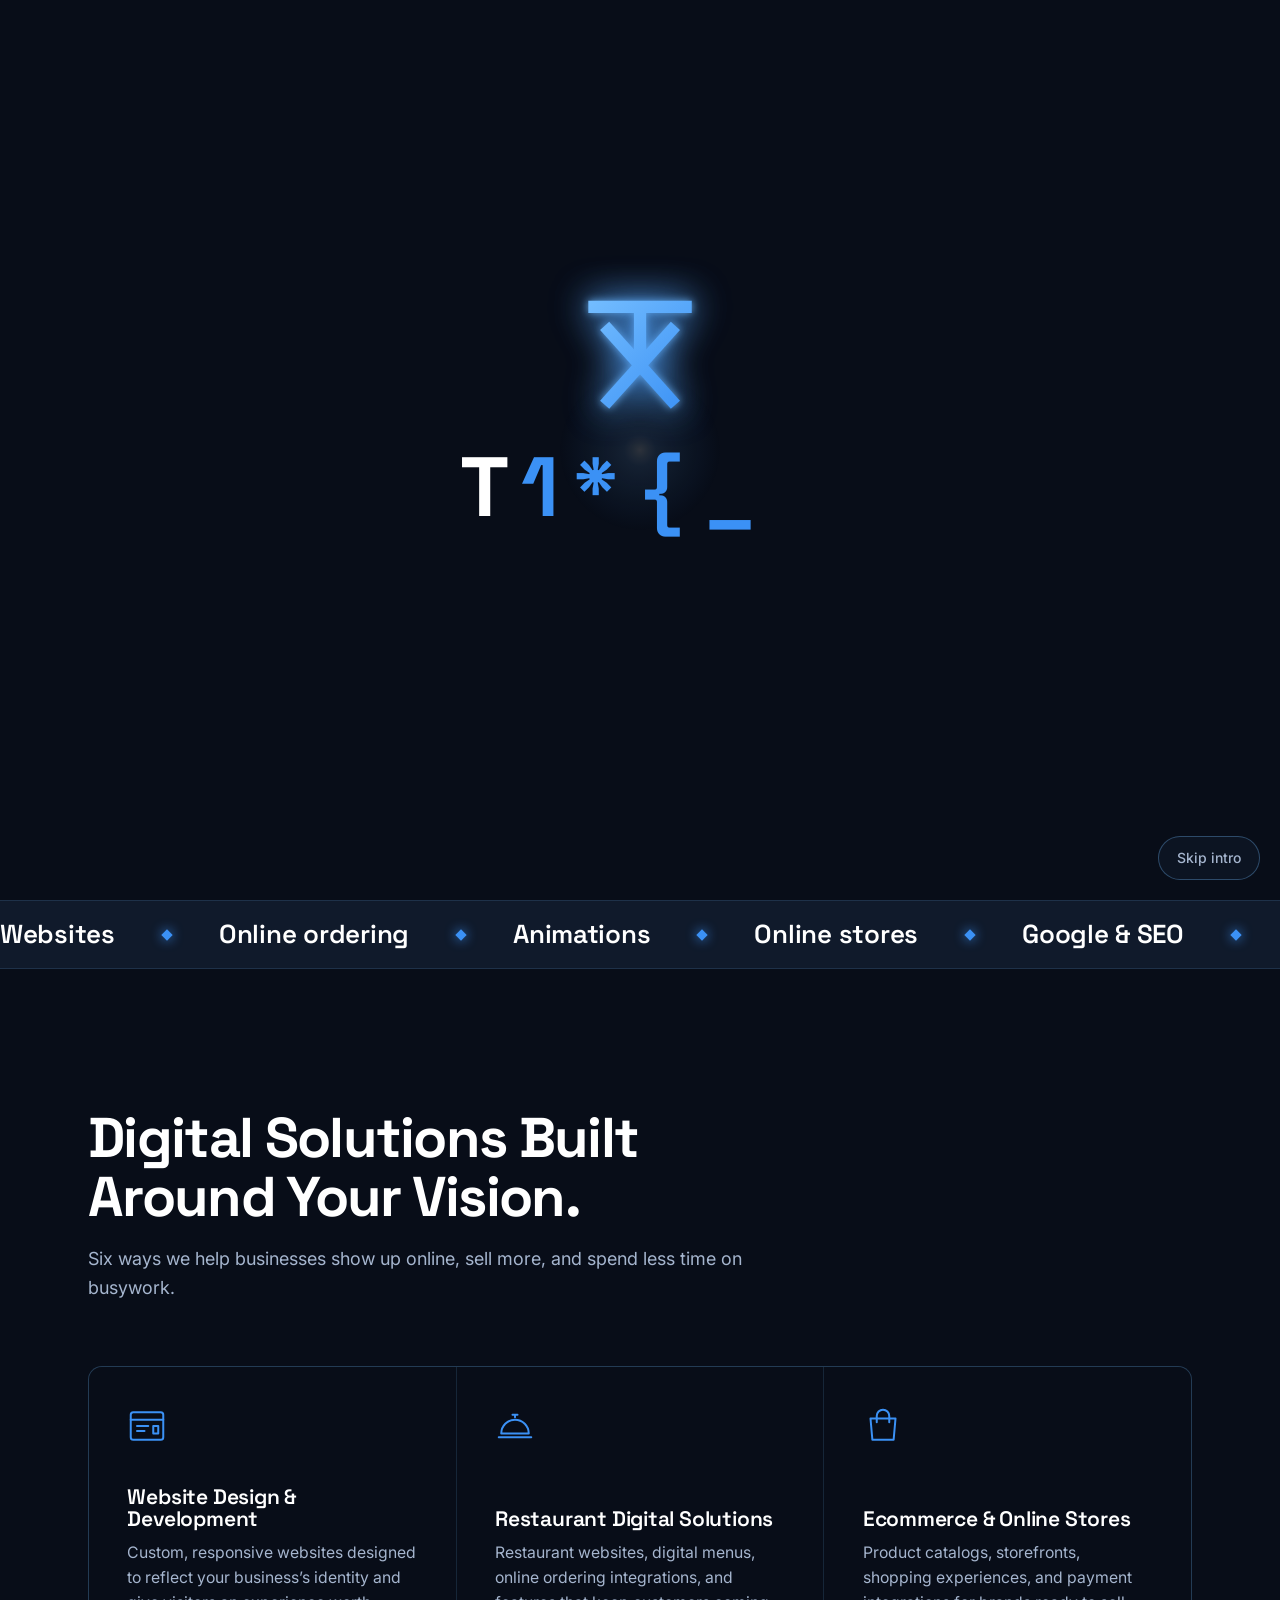
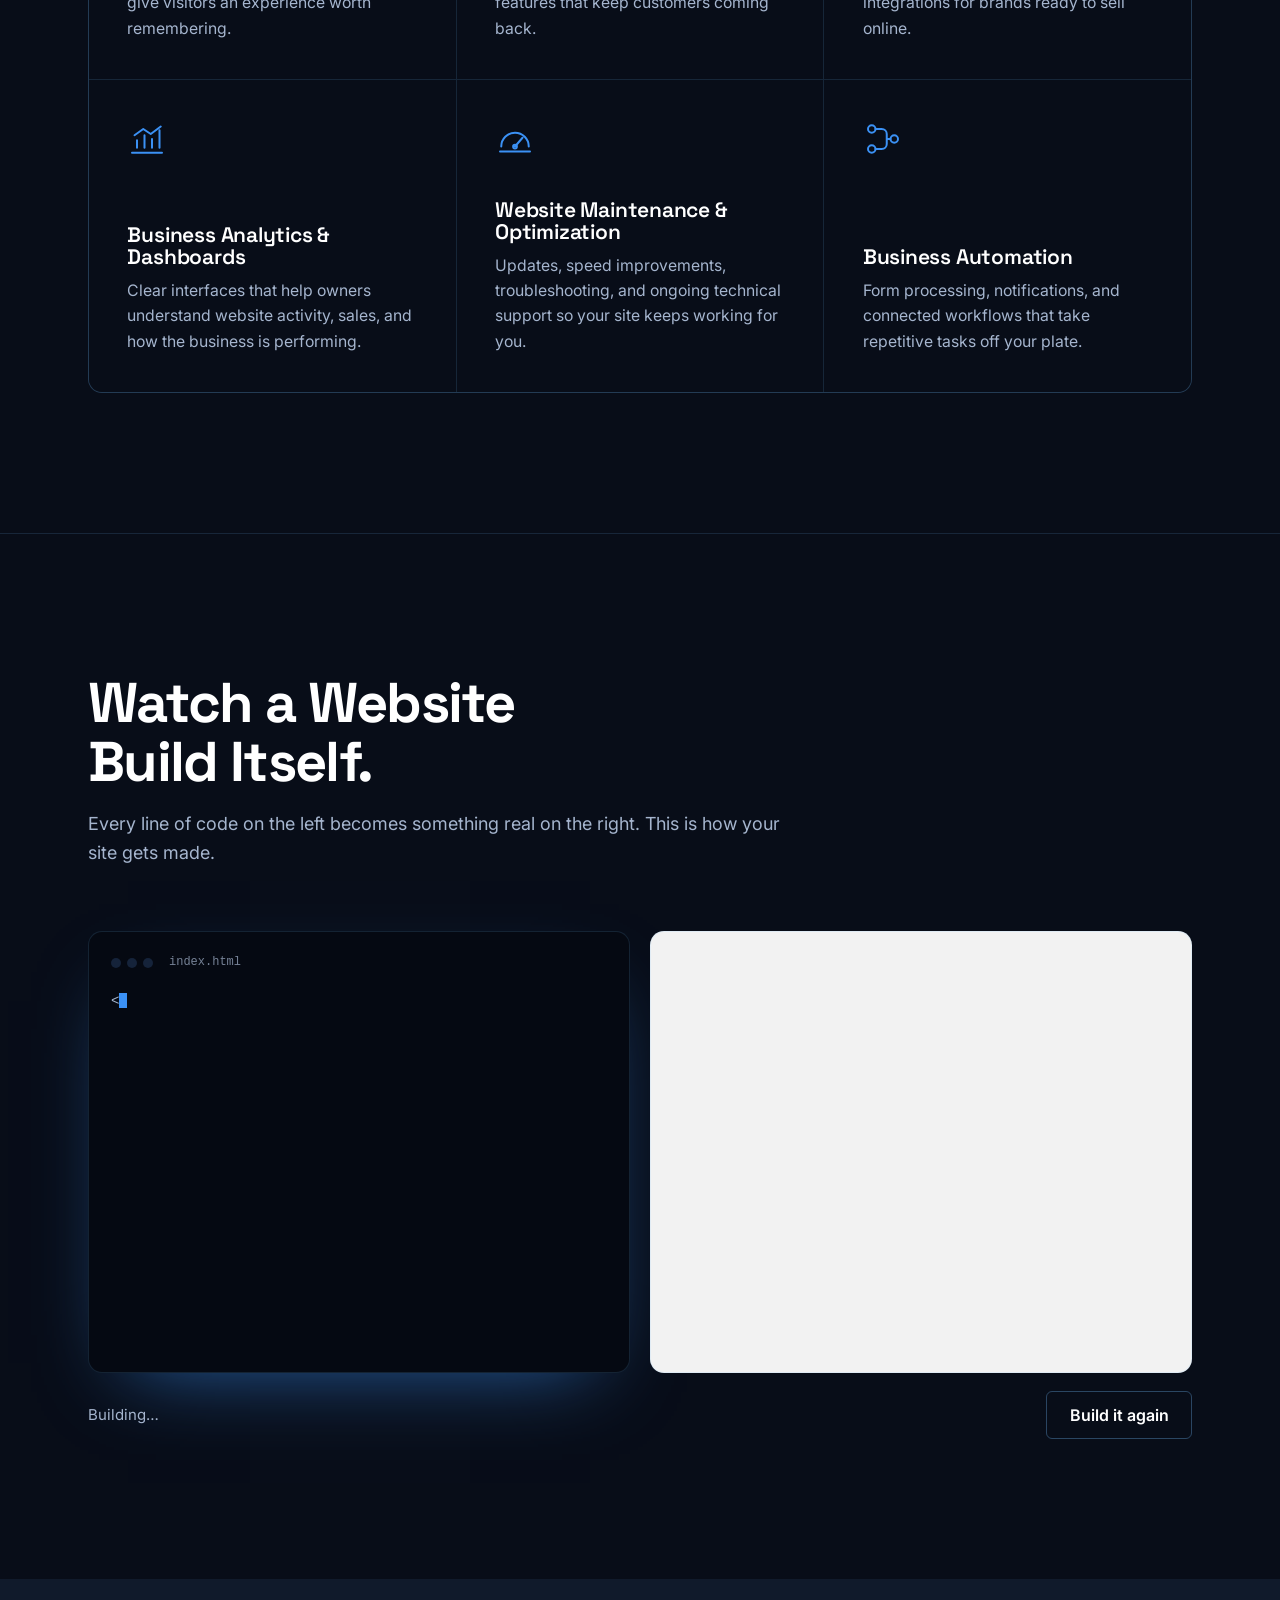
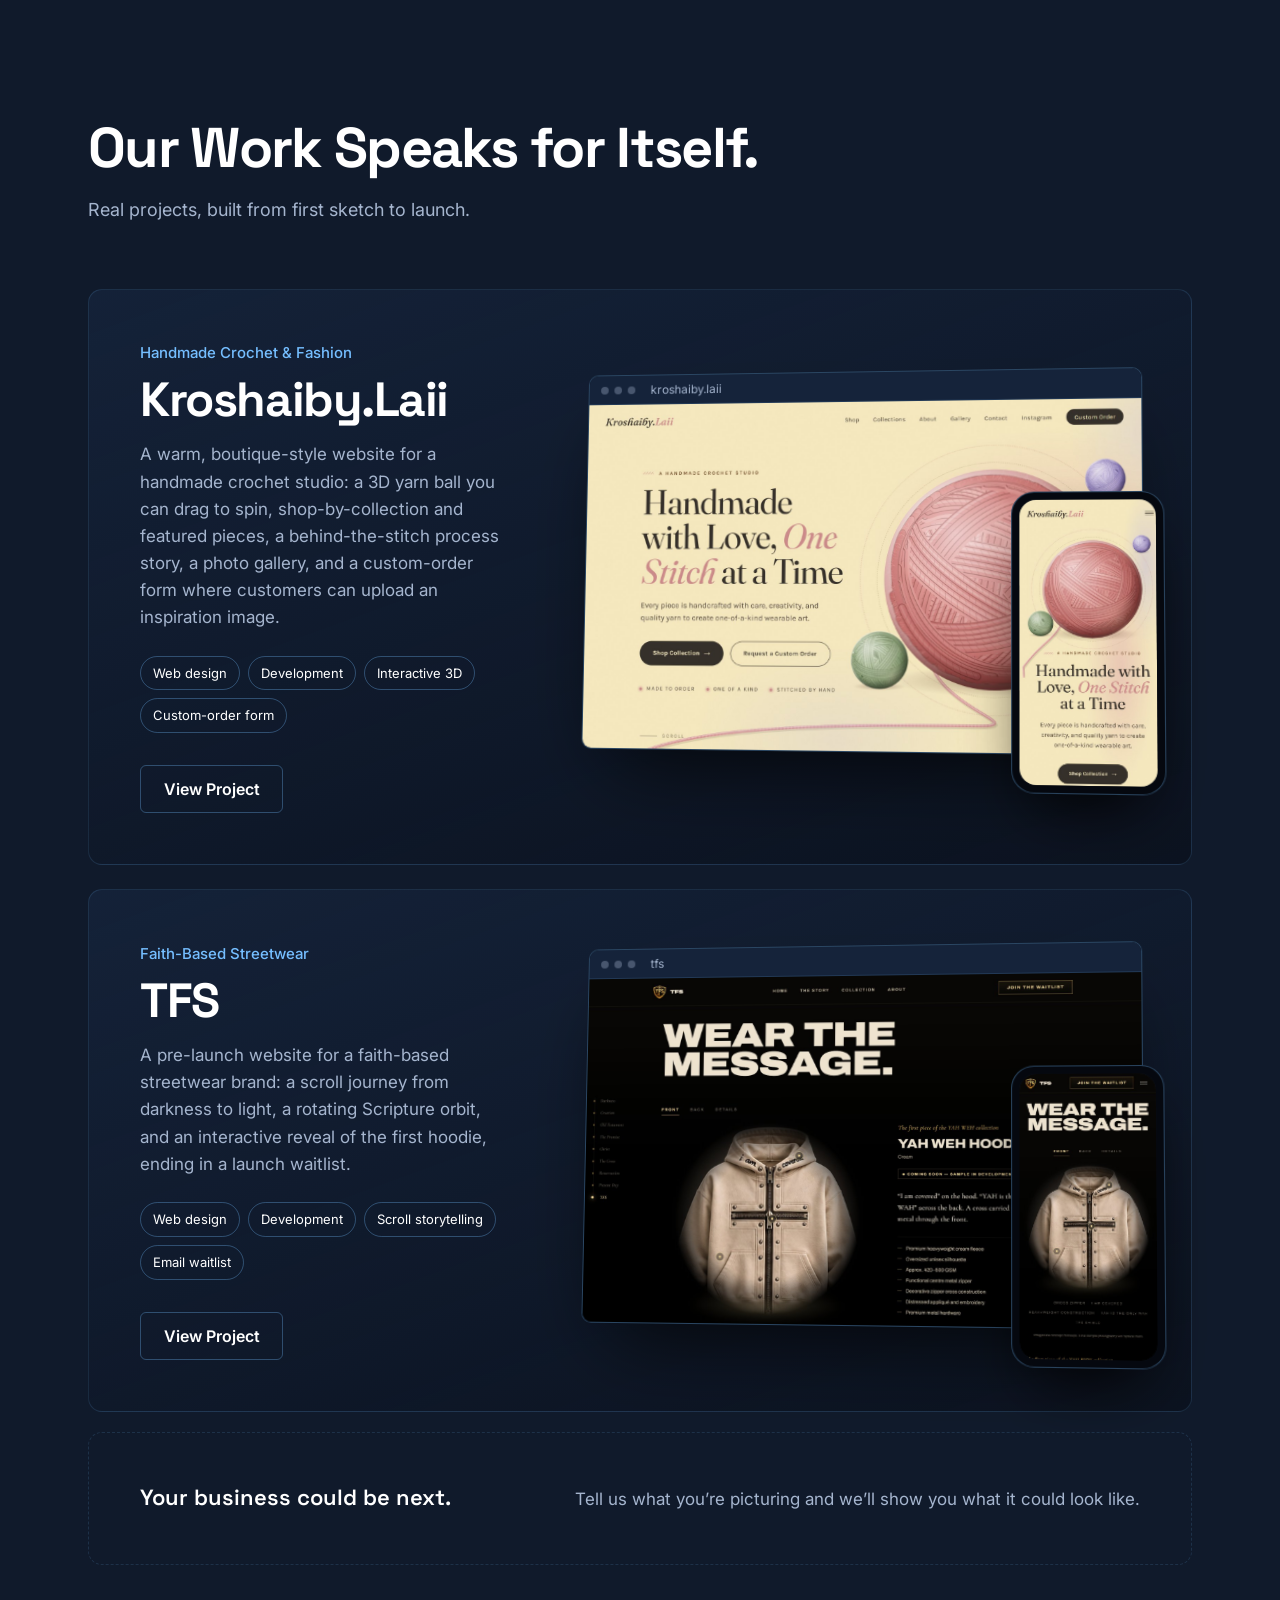
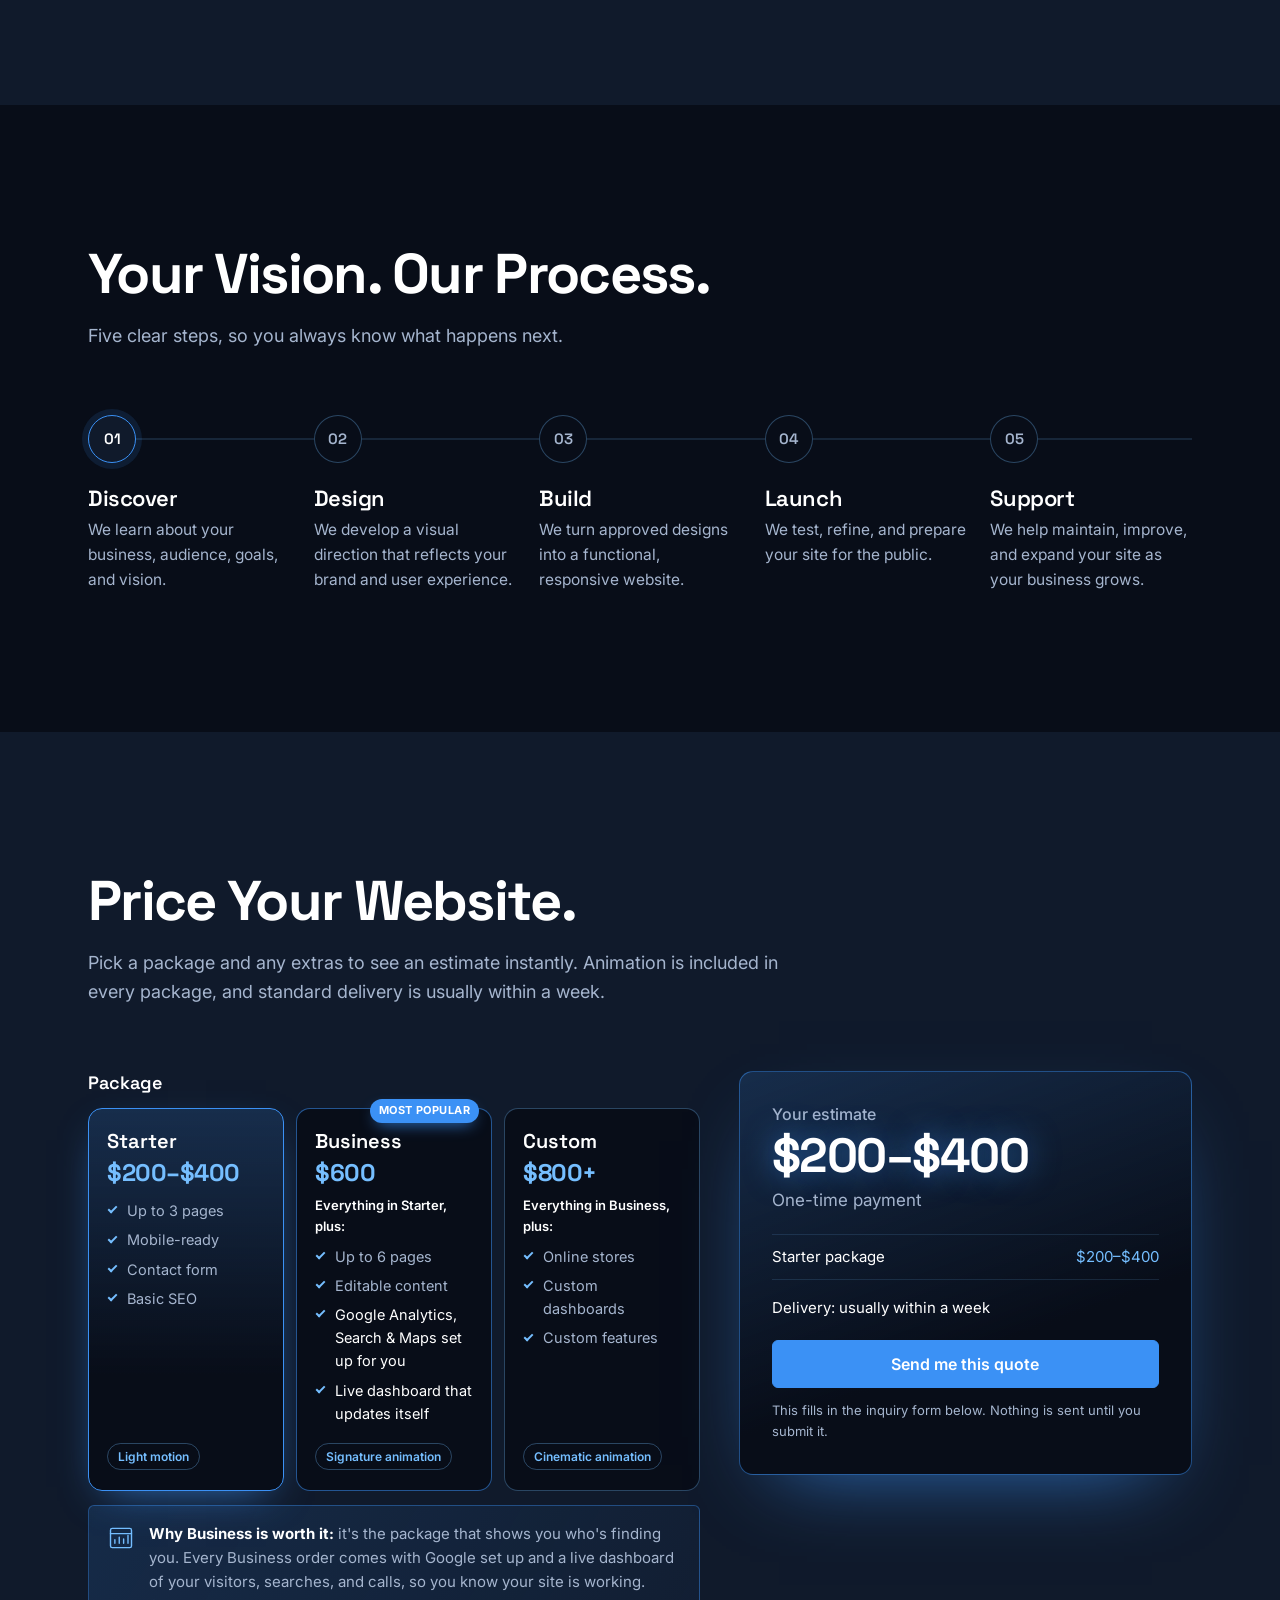
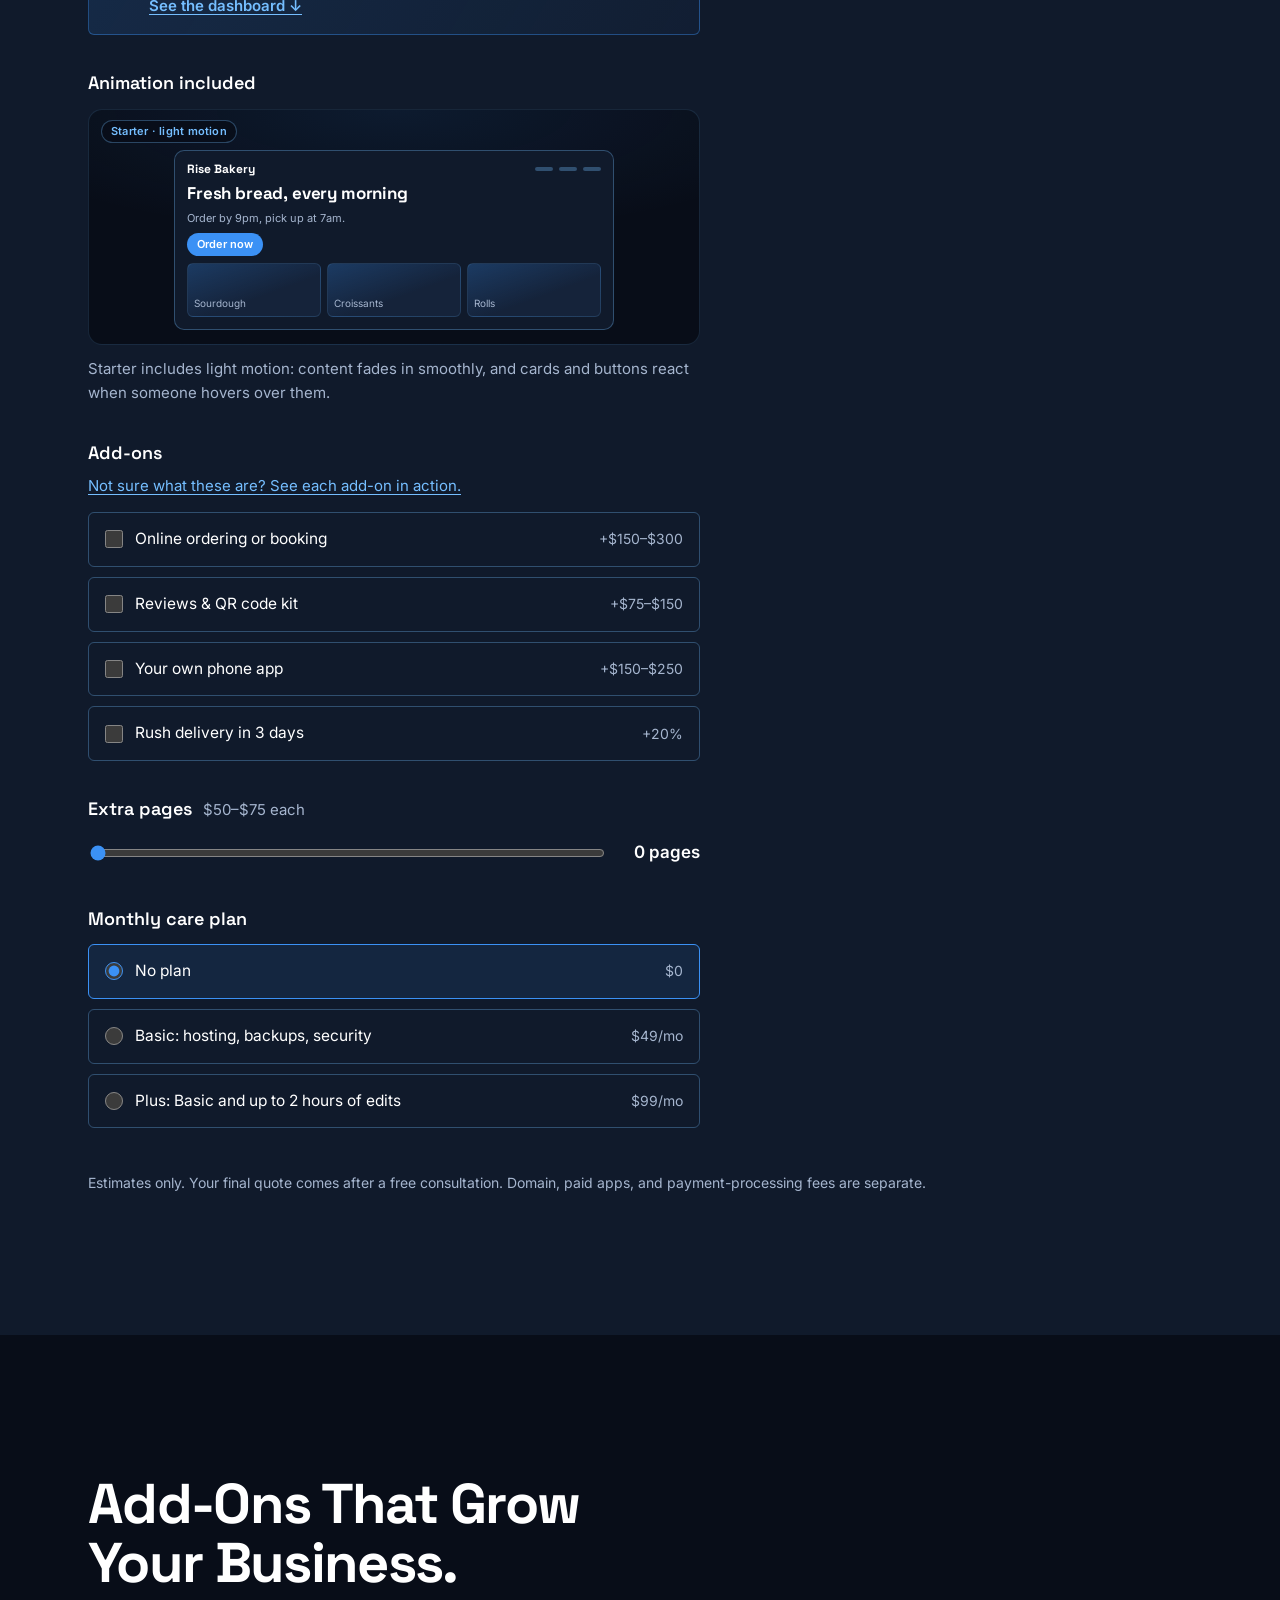
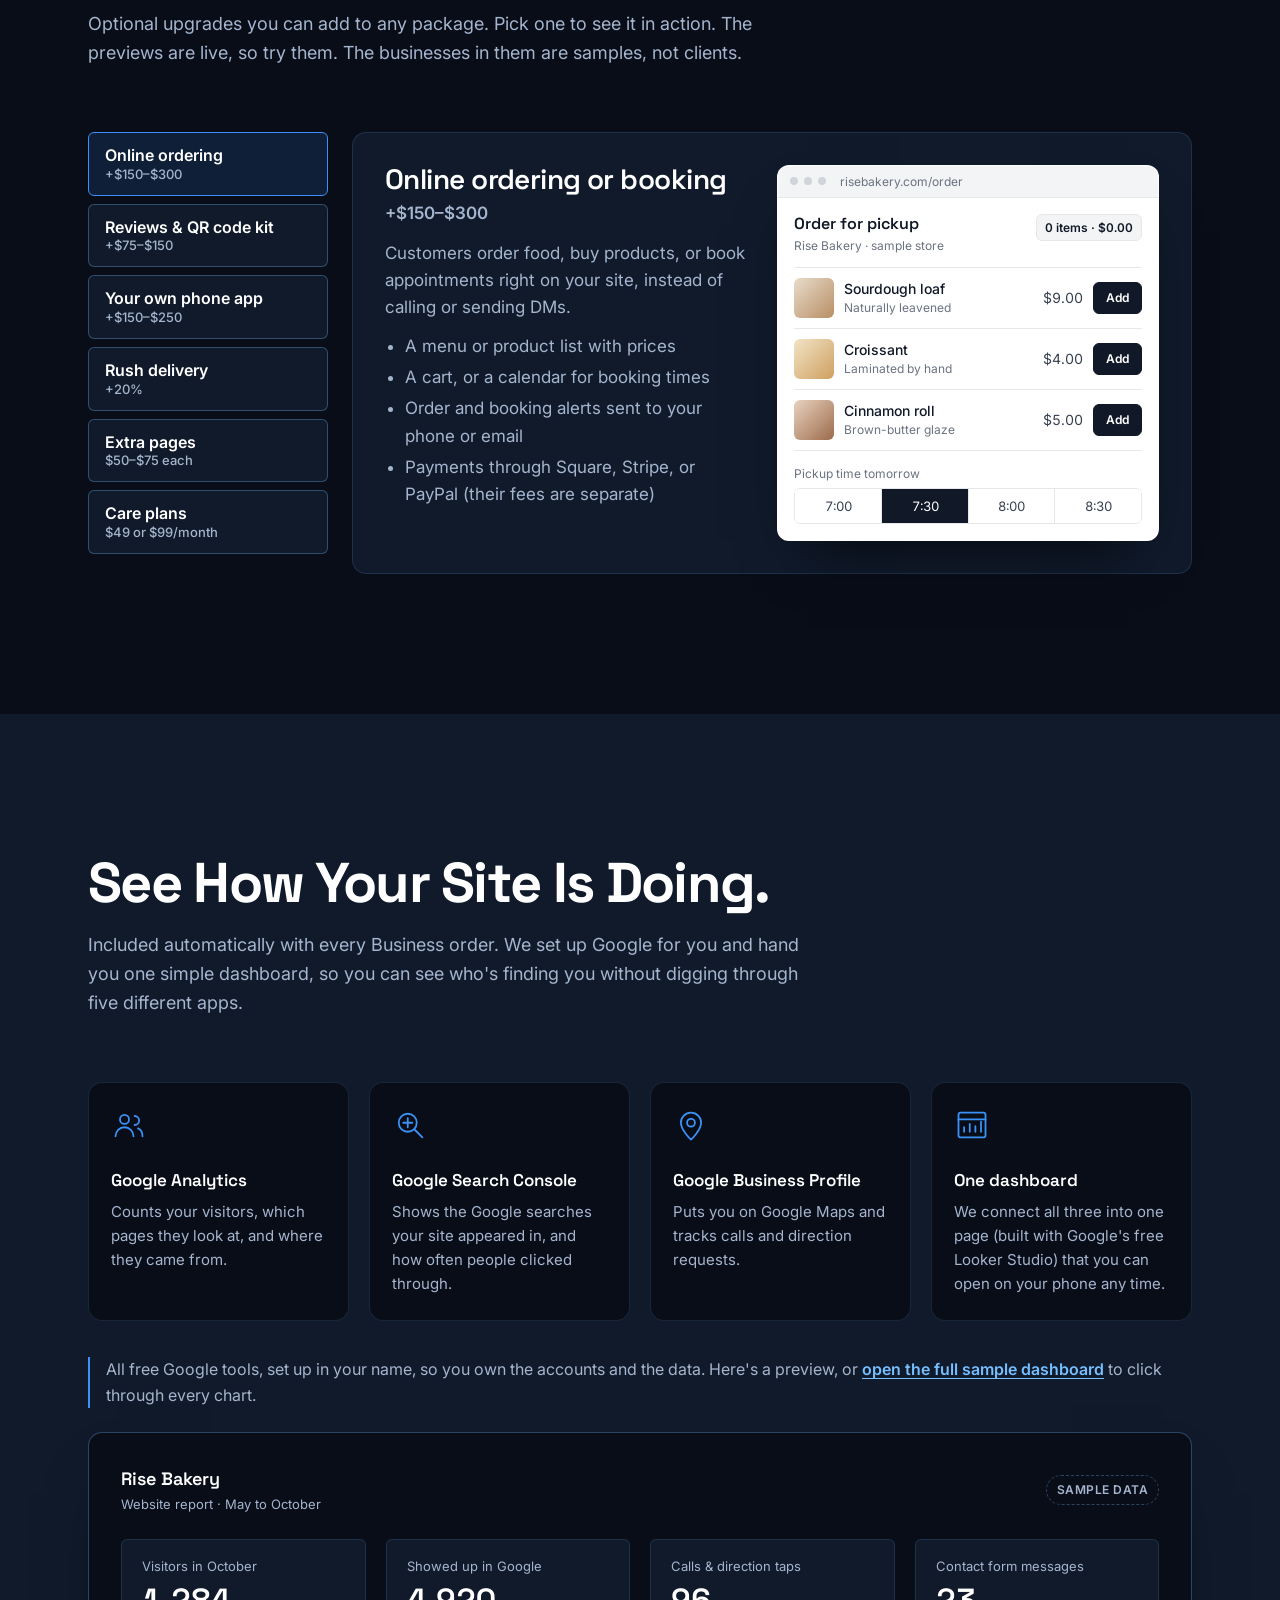
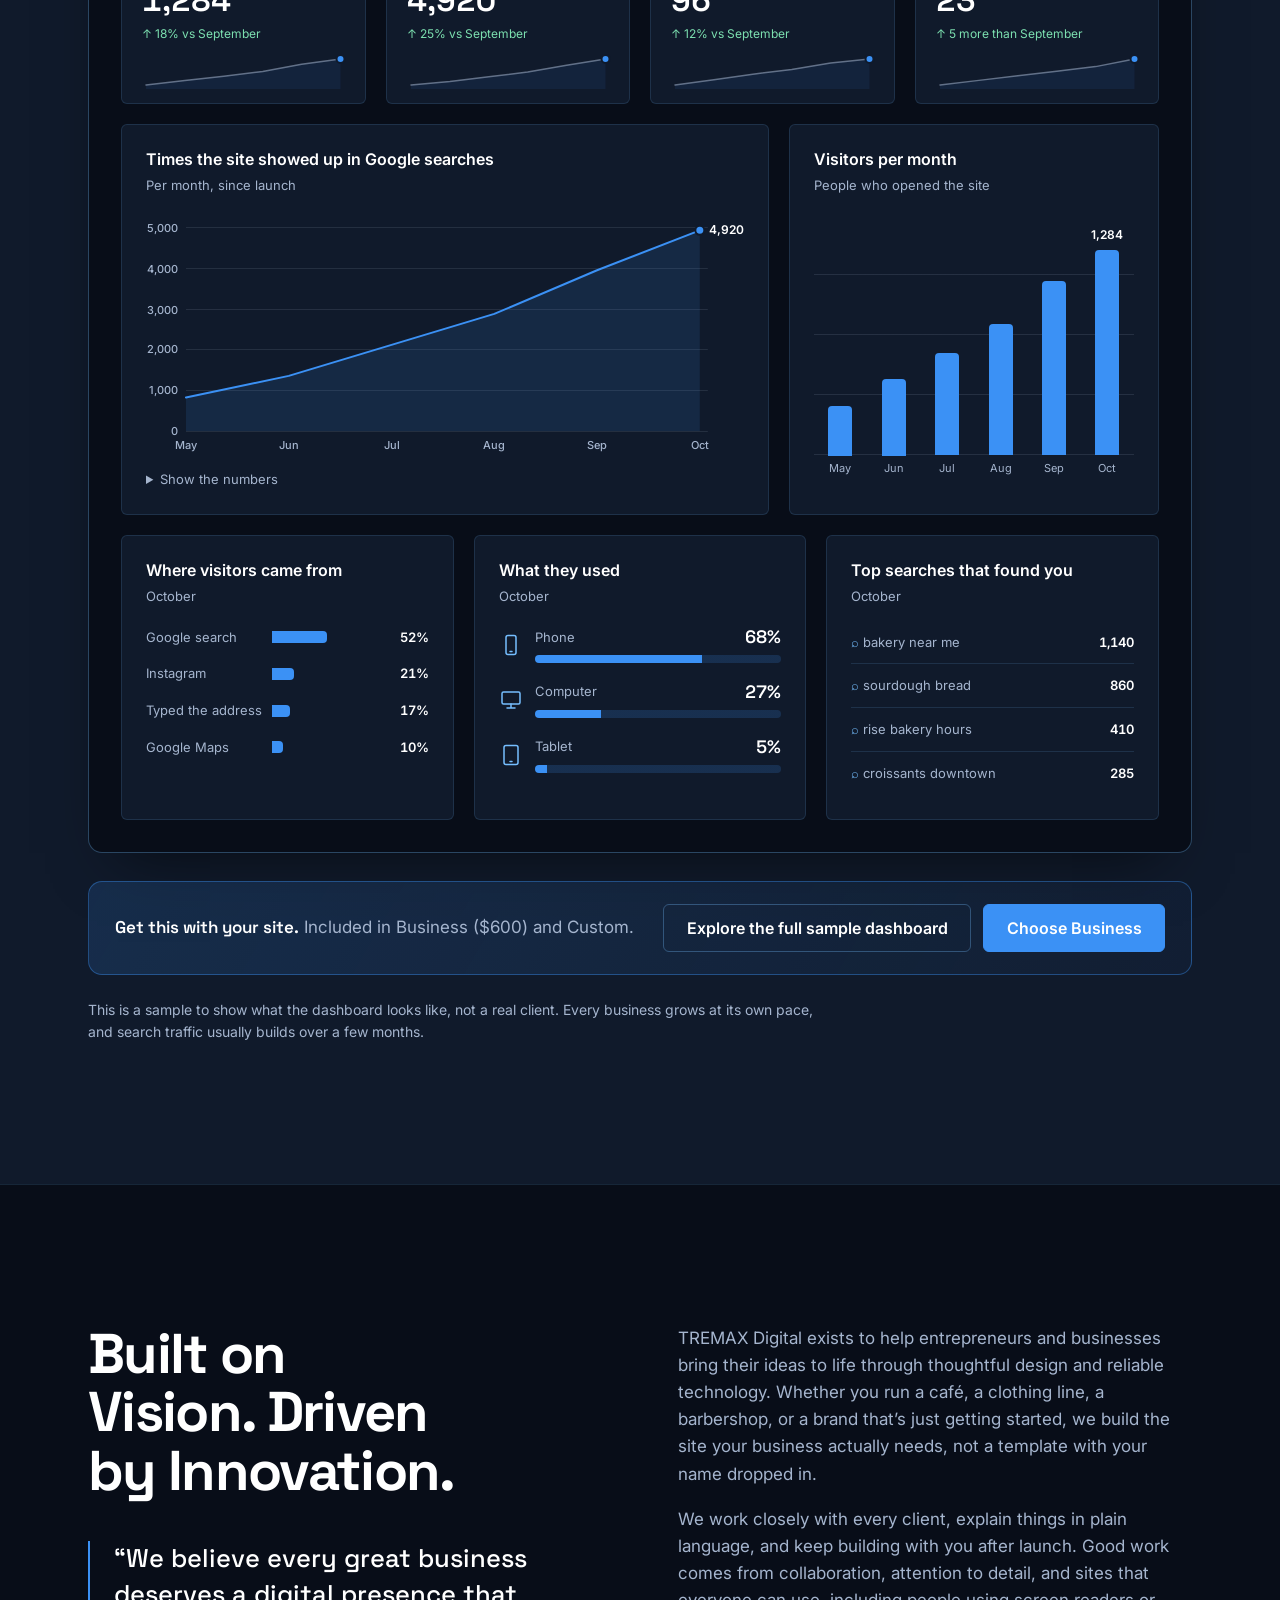
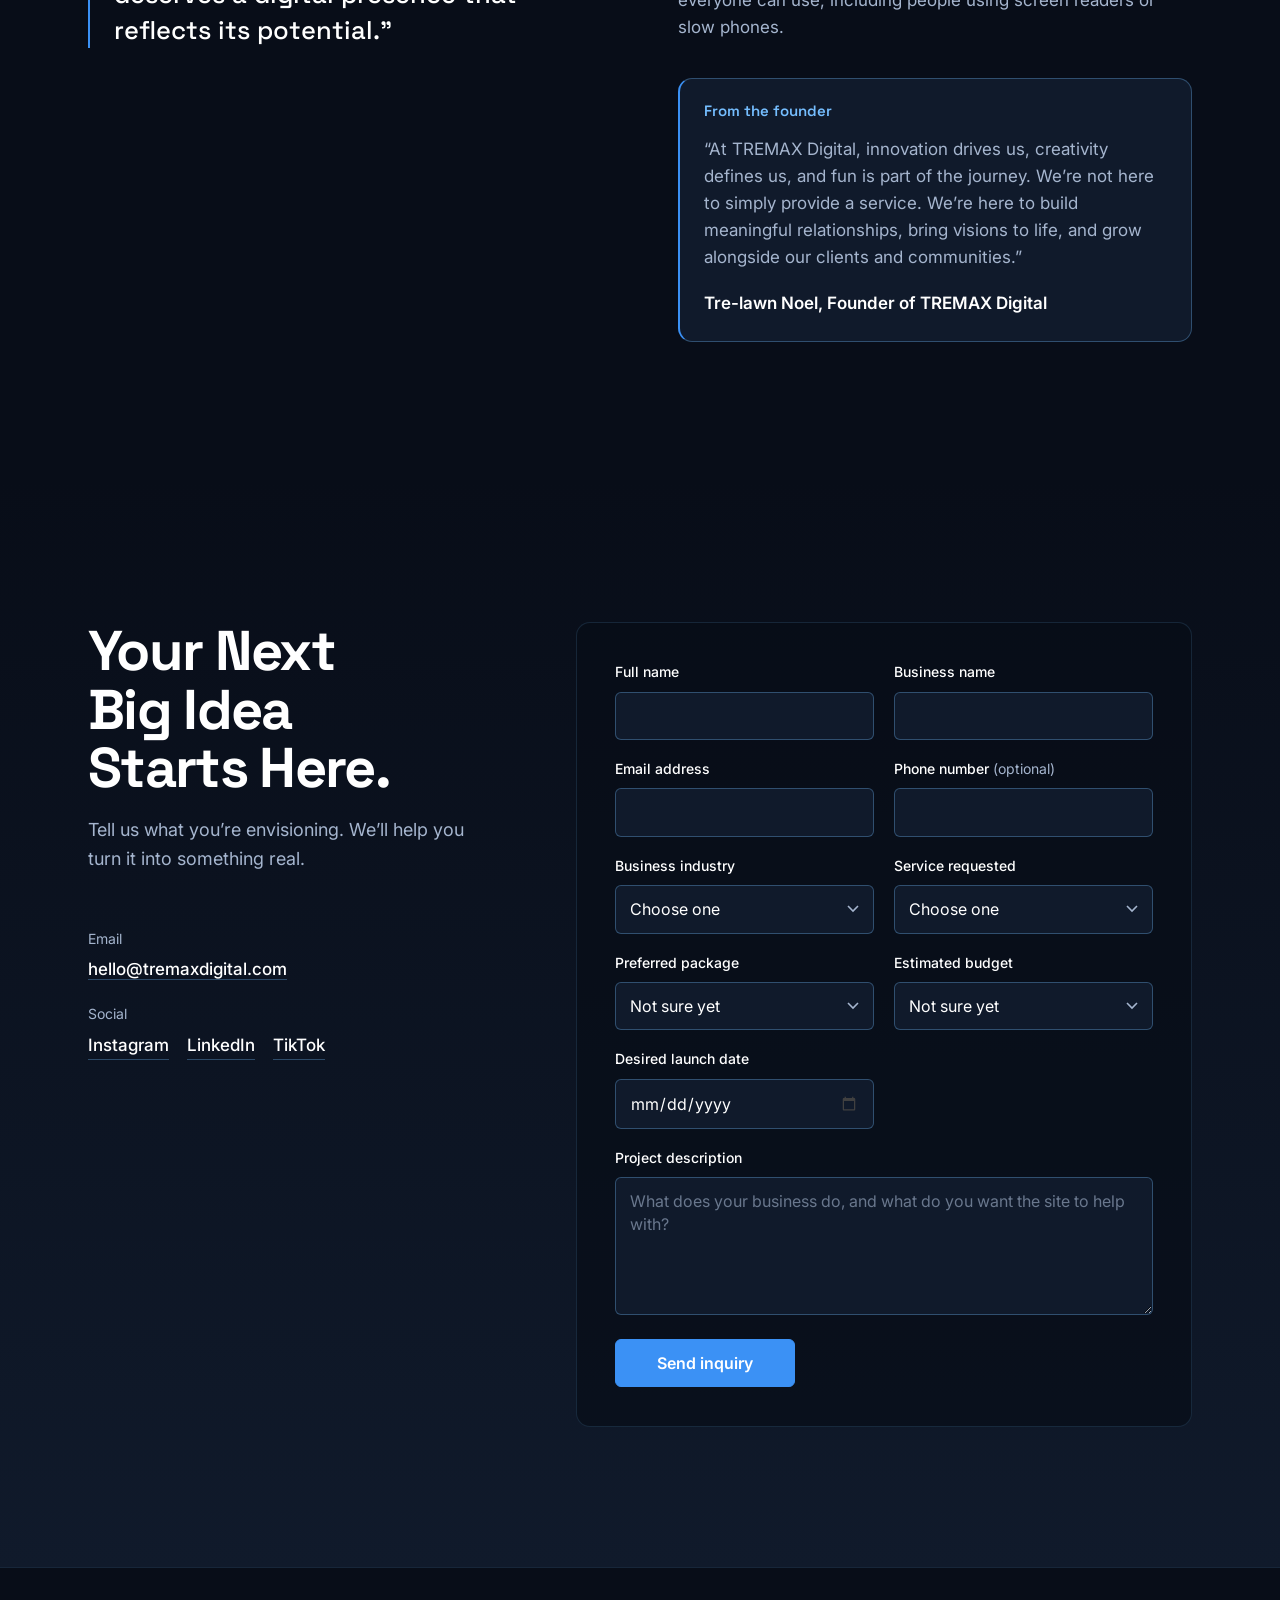
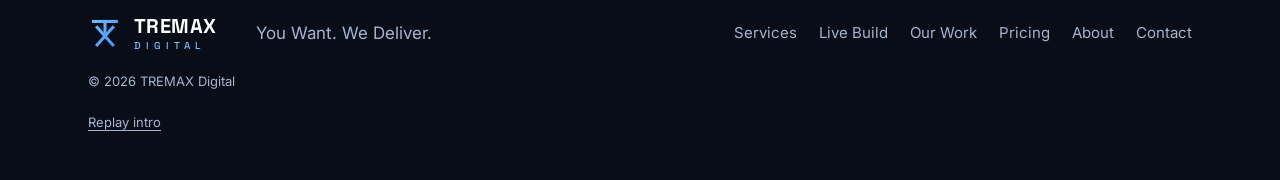
<file: index.html>
<!DOCTYPE html>
<html lang="en">
<head>
  <meta charset="utf-8">
  <meta name="viewport" content="width=device-width, initial-scale=1, viewport-fit=cover">
  <title>TREMAX Digital | Web Design &amp; Development for Growing Businesses</title>
  <meta name="description" content="TREMAX Digital designs and builds custom websites, online stores, and digital tools for restaurants, brands, and small businesses. You Want. We Deliver.">
  <meta name="theme-color" content="#080D18">
  <meta property="og:type" content="website">
  <meta property="og:title" content="TREMAX Digital | You Want. We Deliver.">
  <meta property="og:description" content="Custom websites and digital experiences that turn your vision into something real.">
  <meta property="og:image" content="assets/images/og-image.png">
  <meta name="twitter:card" content="summary_large_image">
  <link rel="icon" type="image/svg+xml" href="favicon.svg">
  <link rel="preconnect" href="https://fonts.googleapis.com">
  <link rel="preconnect" href="https://fonts.gstatic.com" crossorigin>
  <link href="https://fonts.googleapis.com/css2?family=Inter:wght@400;500;600&family=Space+Grotesk:wght@500;600;700&display=swap" rel="stylesheet">
  <link rel="stylesheet" href="css/styles.css">
  <link rel="stylesheet" href="css/animations.css">
  <script>
    /* Decide before first paint whether the intro plays, so the page never flashes. */
    (function () {
      var play = true;
      try { if (sessionStorage.getItem('tremax-intro-seen')) play = false; } catch (e) {}
      if (window.matchMedia && matchMedia('(prefers-reduced-motion: reduce)').matches) play = false;
      var root = document.documentElement;
      root.classList.add('js', play ? 'intro-playing' : 'intro-skipped');
      /* Safety net: if scripts fail to load, never leave visitors stuck behind the intro. */
      setTimeout(function () {
        if (!root.classList.contains('intro-done') && !root.classList.contains('intro-running')) {
          root.classList.remove('intro-playing'); root.classList.add('intro-skipped', 'hero-in');
        }
      }, 4000);
    })();
  </script>
</head>
<body>
  <a class="skip-link" href="#main">Skip to content</a>
  <div class="scroll-progress" aria-hidden="true"><span></span></div>

  <!-- ============ INTRO: SPARK → GRID → WARP → NAME → REVEAL ============ -->
  <div id="intro" class="intro">
    <!-- Everything inside .intro__screen folds shut into one line at the end; the monogram sits above it and flies to the nav. -->
    <div class="intro__screen" aria-hidden="true">
      <canvas class="intro__canvas"></canvas>
      <div class="intro__lockup">
        <span class="intro__slot"></span>
        <p class="intro__word"><span>T</span><span>R</span><span>E</span><span>M</span><span>A</span><span>X</span></p>
        <p class="intro__digital">DIGITAL</p>
        <p class="intro__tagline"><span class="intro__typed"></span><span class="intro__cursor"></span></p>
      </div>
    </div>
    <span class="intro__line" aria-hidden="true"></span>
    <svg class="intro__mark" viewBox="0 0 100 100" aria-hidden="true">
      <defs>
        <linearGradient id="txIntro" x1="10" y1="10" x2="90" y2="90" gradientUnits="userSpaceOnUse">
          <stop offset="0" stop-color="#75BEFF"/><stop offset="1" stop-color="#3B91F5"/>
        </linearGradient>
      </defs>
      <g fill="none" stroke="url(#txIntro)" stroke-width="9">
        <path pathLength="1" d="M12 16H88"/><path pathLength="1" d="M50 16V59"/>
        <path pathLength="1" d="M24 30L76 88"/><path pathLength="1" d="M76 30L24 88"/>
      </g>
    </svg>
    <button class="intro__skip" type="button">Skip intro</button>
  </div>

  <!-- ============ NAVIGATION ============ -->
  <header class="nav" id="top">
    <div class="nav__inner">
      <a class="brand" href="#home" aria-label="TREMAX Digital, back to top">
        <svg class="brand__mark" viewBox="0 0 100 100" aria-hidden="true">
          <defs><linearGradient id="txNav" x1="10" y1="10" x2="90" y2="90" gradientUnits="userSpaceOnUse"><stop offset="0" stop-color="#75BEFF"/><stop offset="1" stop-color="#3B91F5"/></linearGradient></defs>
          <g fill="none" stroke="url(#txNav)" stroke-width="9"><path d="M12 16H88"/><path d="M50 16V59"/><path d="M24 30L76 88"/><path d="M76 30L24 88"/></g>
        </svg>
        <span class="brand__text"><span class="brand__name">TREMAX</span><span class="brand__sub">DIGITAL</span></span>
      </a>
      <nav class="nav__links" id="nav-links" aria-label="Main">
        <a href="#home">Home</a>
        <a href="#services">Services</a>
        <a href="#build">Live Build</a>
        <a href="#work">Our Work</a>
        <a href="#about">About</a>
        <a href="#contact">Contact</a>
        <a class="btn btn--primary btn--sm nav__cta" href="#contact">Start a Project</a>
      </nav>
      <button class="nav__toggle" type="button" aria-expanded="false" aria-controls="nav-links" aria-label="Open menu">
        <span></span><span></span>
      </button>
    </div>
  </header>

  <main id="main">
    <!-- ============ HERO ============ -->
    <section class="hero" id="home">
      <div class="hero__light" aria-hidden="true"></div>
      <div class="container hero__grid">
        <div class="hero__copy">
          <h1 class="hero__title">
            <span class="line"><span>We Don’t Just Build Websites.</span></span>
            <span class="line line--accent"><span>We Build What’s Next.</span></span>
          </h1>
          <p class="hero__lede">From bold ideas to powerful digital experiences, TREMAX Digital helps businesses transform their vision into reality.</p>
          <div class="hero__actions">
            <a class="btn btn--primary" href="#contact">Start a Project</a>
            <a class="btn btn--ghost" href="#work">Explore Our Work</a>
          </div>
        </div>
        <div class="hero__stage">
          <canvas class="hero__canvas" aria-hidden="true"></canvas>
          <p class="hero__hint" aria-hidden="true">Move your cursor across the grid</p>
        </div>
      </div>
    </section>

    <!-- ============ SERVICES TICKER ============ -->
    <div class="ticker" data-motion>
      <p class="sr-only">Websites, online ordering, animations, online stores, Google and SEO, care plans.</p>
      <div class="ticker__track" aria-hidden="true">
        <ul class="ticker__group"><li>Websites</li><li>Online ordering</li><li>Animations</li><li>Online stores</li><li>Google &amp; SEO</li><li>Care plans</li></ul>
        <ul class="ticker__group"><li>Websites</li><li>Online ordering</li><li>Animations</li><li>Online stores</li><li>Google &amp; SEO</li><li>Care plans</li></ul>
      </div>
    </div>

    <!-- ============ SERVICES ============ -->
    <section class="section" id="services" aria-labelledby="services-title">
      <div class="container">
        <header class="section__head">
          <h2 class="section__title reveal" id="services-title">Digital Solutions Built Around Your Vision.</h2>
          <p class="section__intro">Six ways we help businesses show up online, sell more, and spend less time on busywork.</p>
        </header>
        <div class="services">
          <article class="service">
            <svg class="service__icon" viewBox="0 0 32 32" aria-hidden="true"><rect x="3" y="5" width="26" height="22" rx="2"/><path d="M3 11h26M8 16h9M8 20h6M21 16h4v6h-4z"/></svg>
            <h3>Website Design &amp; Development</h3>
            <p>Custom, responsive websites designed to reflect your business’s identity and give visitors an experience worth remembering.</p>
          </article>
          <article class="service">
            <svg class="service__icon" viewBox="0 0 32 32" aria-hidden="true"><path d="M5 22a11 11 0 0 1 22 0zM3 25h26M16 9V7M14 7h4"/></svg>
            <h3>Restaurant Digital Solutions</h3>
            <p>Restaurant websites, digital menus, online ordering integrations, and features that keep customers coming back.</p>
          </article>
          <article class="service">
            <svg class="service__icon" viewBox="0 0 32 32" aria-hidden="true"><path d="M6 10h20l-1.5 17h-17zM11 13V8a5 5 0 0 1 10 0v5"/></svg>
            <h3>Ecommerce &amp; Online Stores</h3>
            <p>Product catalogs, storefronts, shopping experiences, and payment integrations for brands ready to sell online.</p>
          </article>
          <article class="service">
            <svg class="service__icon" viewBox="0 0 32 32" aria-hidden="true"><path d="M4 27h24M8 23v-6M14 23v-10M20 23v-7M26 23V9M6 13l7-5 6 4 8-6"/></svg>
            <h3>Business Analytics &amp; Dashboards</h3>
            <p>Clear interfaces that help owners understand website activity, sales, and how the business is performing.</p>
          </article>
          <article class="service">
            <svg class="service__icon" viewBox="0 0 32 32" aria-hidden="true"><path d="M5 22a11 11 0 1 1 22 0M16 22l6-7M4 26h24"/><circle cx="16" cy="22" r="1.5"/></svg>
            <h3>Website Maintenance &amp; Optimization</h3>
            <p>Updates, speed improvements, troubleshooting, and ongoing technical support so your site keeps working for you.</p>
          </article>
          <article class="service">
            <svg class="service__icon" viewBox="0 0 32 32" aria-hidden="true"><circle cx="7" cy="8" r="3"/><circle cx="25" cy="16" r="3"/><circle cx="7" cy="24" r="3"/><path d="M10 8h5a4 4 0 0 1 4 4v4h3M10 24h5a4 4 0 0 0 4-4v-4"/></svg>
            <h3>Business Automation</h3>
            <p>Form processing, notifications, and connected workflows that take repetitive tasks off your plate.</p>
          </article>
        </div>
      </div>
    </section>

    <!-- ============ LIVE BUILD ============ -->
    <section class="section section--line" id="build" aria-labelledby="build-title">
      <div class="container">
        <header class="section__head">
          <h2 class="section__title reveal" id="build-title">Watch a Website Build Itself.</h2>
          <p class="section__intro">Every line of code on the left becomes something real on the right. This is how your site gets made.</p>
        </header>
        <div class="build" data-motion>
          <div class="build__code" aria-hidden="true">
            <div class="build__bar"><i></i><i></i><i></i><span>index.html</span></div>
            <div class="build__lines"></div>
          </div>
          <!-- Sample business for the demo, not a client. -->
          <div class="build__preview" aria-hidden="true">
            <div class="pv-nav pvx" data-k="nav"><b>Rise Bakery</b><span>Menu&nbsp;&nbsp; Order&nbsp;&nbsp; Visit</span></div>
            <div class="pv-hero">
              <p class="pv-title pvx" data-k="h1">Warm bread, every morning</p>
              <p class="pvx" data-k="p">Order by 9pm, pick up at 7am.</p>
              <span class="pv-btn pvx" data-k="btn">Order for pickup</span>
            </div>
            <div class="pv-menu pvx" data-k="menu"><div><i></i>Sourdough<em>$9</em></div><div><i></i>Croissants<em>$4</em></div><div><i></i>Cinnamon rolls<em>$5</em></div></div>
          </div>
        </div>
        <div class="build__foot">
          <p class="build__status" role="status">Scroll here to start the build.</p>
          <button class="btn btn--ghost build__again" type="button">Build it again</button>
        </div>
      </div>
    </section>

    <!-- ============ PORTFOLIO ============ -->
    <section class="section section--alt" id="work" aria-labelledby="work-title">
      <div class="container">
        <header class="section__head">
          <h2 class="section__title reveal" id="work-title">Our Work Speaks for Itself.</h2>
          <p class="section__intro">Real projects, built from first sketch to launch.</p>
        </header>

        <!-- Portfolio card: copy this <article> block to add a new project. -->
        <article class="project">
          <div class="project__info">
            <p class="project__industry">Handmade Crochet &amp; Fashion</p>
            <h3 class="project__name">Kroshaiby.Laii</h3>
            <p class="project__desc">A warm, boutique-style website for a handmade crochet studio: a 3D yarn ball you can drag to spin, shop-by-collection and featured pieces, a behind-the-stitch process story, a photo gallery, and a custom-order form where customers can upload an inspiration image.</p>
            <!-- Features above are taken from the finished Kroshaiby.Laii site (Downloads/files/index.html). -->
            <ul class="project__tags" aria-label="Services provided">
              <li>Web design</li><li>Development</li><li>Interactive 3D</li><li>Custom-order form</li>
            </ul>
            <!-- TODO: replace # with the live Kroshaiby.Laii URL -->
            <a class="btn btn--ghost" href="#" data-placeholder-link>View Project</a>
          </div>
          <div class="project__devices" aria-label="Kroshaiby.Laii website previews">
            <figure class="device device--desktop">
              <div class="device__bar" aria-hidden="true"><i></i><i></i><i></i><span>kroshaiby.laii</span></div>
              <div class="device__screen">
                <img src="assets/portfolio/kroshaiby-desktop.jpg" alt="Kroshaiby.Laii homepage on a desktop screen, with a 3D pink yarn ball beside the headline" loading="lazy" data-fallback="Desktop screenshot">
              </div>
            </figure>
            <figure class="device device--phone">
              <div class="device__screen">
                <img src="assets/portfolio/kroshaiby-mobile.jpg" alt="Kroshaiby.Laii homepage on a phone" loading="lazy" data-fallback="Mobile screenshot">
              </div>
            </figure>
          </div>
        </article>

        <article class="project">
          <div class="project__info">
            <p class="project__industry">Faith-Based Streetwear</p>
            <h3 class="project__name">TFS</h3>
            <p class="project__desc">A pre-launch website for a faith-based streetwear brand: a scroll journey from darkness to light, a rotating Scripture orbit, and an interactive reveal of the first hoodie, ending in a launch waitlist.</p>
            <!-- Features above are taken from the TFS project's own code (Downloads/tfs-website-v2). -->
            <ul class="project__tags" aria-label="Services provided">
              <li>Web design</li><li>Development</li><li>Scroll storytelling</li><li>Email waitlist</li>
            </ul>
            <!-- TODO: replace # with the live TFS URL -->
            <a class="btn btn--ghost" href="#" data-placeholder-link>View Project</a>
          </div>
          <div class="project__devices" aria-label="TFS website previews">
            <figure class="device device--desktop">
              <!-- TODO: replace "tfs" with the real domain -->
              <div class="device__bar" aria-hidden="true"><i></i><i></i><i></i><span>tfs</span></div>
              <div class="device__screen">
                <img src="assets/portfolio/tfs-desktop.jpg" alt="TFS website on a desktop screen, showing the YAH WEH hoodie reveal" loading="lazy" data-fallback="Desktop screenshot">
              </div>
            </figure>
            <figure class="device device--phone">
              <div class="device__screen">
                <img src="assets/portfolio/tfs-mobile.jpg" alt="TFS website on a phone, showing the YAH WEH hoodie reveal" loading="lazy" data-fallback="Mobile screenshot">
              </div>
            </figure>
          </div>
        </article>

        <a class="project project--next" href="#contact">
          <span class="project--next__title">Your business could be next.</span>
          <span class="project--next__text">Tell us what you’re picturing and we’ll show you what it could look like.</span>
        </a>
      </div>
    </section>

    <!-- ============ PROCESS ============ -->
    <section class="section" id="process" aria-labelledby="process-title">
      <div class="container">
        <header class="section__head">
          <h2 class="section__title reveal" id="process-title">Your Vision. Our Process.</h2>
          <p class="section__intro">Five clear steps, so you always know what happens next.</p>
        </header>
        <ol class="process">
          <li class="process__step"><span class="process__num">01</span><h3>Discover</h3><p>We learn about your business, audience, goals, and vision.</p></li>
          <li class="process__step"><span class="process__num">02</span><h3>Design</h3><p>We develop a visual direction that reflects your brand and user experience.</p></li>
          <li class="process__step"><span class="process__num">03</span><h3>Build</h3><p>We turn approved designs into a functional, responsive website.</p></li>
          <li class="process__step"><span class="process__num">04</span><h3>Launch</h3><p>We test, refine, and prepare your site for the public.</p></li>
          <li class="process__step"><span class="process__num">05</span><h3>Support</h3><p>We help maintain, improve, and expand your site as your business grows.</p></li>
        </ol>
      </div>
    </section>

    <!-- ============ PRICING ============ -->
    <section class="section section--alt" id="pricing" aria-labelledby="pricing-title">
      <div class="container">
        <header class="section__head">
          <h2 class="section__title reveal" id="pricing-title">Price Your Website.</h2>
          <p class="section__intro">Pick a package and any extras to see an estimate instantly. Animation is included in every package, and standard delivery is usually within a week.</p>
        </header>

        <!-- Prices live here and in js/sections.js (PACKAGES, EXTRAS, CARE). Keep both in sync. -->
        <div class="estimator">
          <div class="estimator__options">
            <fieldset class="est-group">
              <legend>Package</legend>
              <div class="packages">
                <label class="package">
                  <input type="radio" name="est-package" value="starter" checked>
                  <span class="package__box">
                    <span class="package__name">Starter</span>
                    <span class="package__price">$200–$400</span>
                    <span class="package__list"><span>Up to 3 pages</span><span>Mobile-ready</span><span>Contact form</span><span>Basic SEO</span></span>
                    <span class="package__motion">Light motion</span>
                  </span>
                </label>
                <label class="package package--popular">
                  <input type="radio" name="est-package" value="business">
                  <span class="package__box">
                    <span class="package__badge">Most popular</span>
                    <span class="package__name">Business</span>
                    <span class="package__price">$600</span>
                    <span class="package__lead">Everything in Starter, plus:</span>
                    <span class="package__list"><span>Up to 6 pages</span><span>Editable content</span><span>Google Analytics, Search &amp; Maps set up for you</span><span>Live dashboard that updates itself</span></span>
                    <span class="package__motion">Signature animation</span>
                  </span>
                </label>
                <label class="package">
                  <input type="radio" name="est-package" value="custom">
                  <span class="package__box">
                    <span class="package__name">Custom</span>
                    <span class="package__price">$800+</span>
                    <span class="package__lead">Everything in Business, plus:</span>
                    <span class="package__list"><span>Online stores</span><span>Custom dashboards</span><span>Custom features</span></span>
                    <span class="package__motion">Cinematic animation</span>
                  </span>
                </label>
              </div>
              <div class="why-biz">
                <svg viewBox="0 0 32 32" aria-hidden="true"><rect x="4" y="5" width="24" height="22" rx="2"/><path d="M4 11h24M9 22v-4M14 22v-7M19 22v-5M24 22v-9"/></svg>
                <p><b>Why Business is worth it:</b> it's the package that shows you who's finding you. Every Business order comes with Google set up and a live dashboard of your visitors, searches, and calls, so you know your site is working. <a href="#dashboard">See the dashboard</a></p>
              </div>
            </fieldset>

            <fieldset class="est-group">
              <legend>Animation included</legend>
              <div class="motion-demo" data-level="starter" data-motion aria-hidden="true">
                <!-- The same sample page, animated the way each package would animate it (see css/animations.css) -->
                <canvas class="md-fx"></canvas>
                <div class="md-stage">
                  <div class="md-site">
                    <span class="md-glow"></span>
                    <div class="md-bar"><b>Rise Bakery</b><span><i></i><i></i><i></i></span></div>
                    <div class="md-hero">
                      <p class="md-h"><span>Fresh</span> <span>bread,</span> <span>every</span> <span>morning</span></p>
                      <p class="md-sub">Order by 9pm, pick up at 7am.</p>
                      <span class="md-btn">Order now</span>
                    </div>
                    <div class="md-cards"><span>Sourdough</span><span>Croissants</span><span>Rolls</span></div>
                  </div>
                </div>
                <span class="md-cursor"></span>
                <span class="md-tag">Starter · light motion</span>
              </div>
              <p class="motion-demo__cap" aria-live="polite"></p>
            </fieldset>

            <fieldset class="est-group">
              <legend>Add-ons</legend>
              <p class="est-help"><a href="#extras">Not sure what these are? See each add-on in action.</a></p>
              <div class="choices">
                <label class="choice"><span><input type="checkbox" name="est-extra" value="ordering">Online ordering or booking</span><em>+$150–$300</em></label>
                <label class="choice"><span><input type="checkbox" name="est-extra" value="reviews">Reviews &amp; QR code kit</span><em>+$75–$150</em></label>
                <label class="choice"><span><input type="checkbox" name="est-extra" value="app">Your own phone app</span><em>+$150–$250</em></label>
                <label class="choice"><span><input type="checkbox" name="est-extra" value="rush">Rush delivery in 3 days</span><em>+20%</em></label>
              </div>
            </fieldset>

            <fieldset class="est-group">
              <legend>Extra pages <span class="est-legend-note">$50–$75 each</span></legend>
              <div class="range-row">
                <input type="range" id="est-pages" min="0" max="10" step="1" value="0" aria-describedby="est-pages-out">
                <output id="est-pages-out" for="est-pages">0 pages</output>
              </div>
            </fieldset>

            <fieldset class="est-group">
              <legend>Monthly care plan</legend>
              <div class="choices">
                <label class="choice"><span><input type="radio" name="est-care" value="none" checked>No plan</span><em>$0</em></label>
                <label class="choice"><span><input type="radio" name="est-care" value="basic">Basic: hosting, backups, security</span><em>$49/mo</em></label>
                <label class="choice"><span><input type="radio" name="est-care" value="plus">Plus: Basic and up to 2 hours of edits</span><em>$99/mo</em></label>
              </div>
            </fieldset>
          </div>

          <aside class="quote" aria-labelledby="quote-title">
            <h3 class="quote__title" id="quote-title">Your estimate</h3>
            <div aria-live="polite">
              <p class="quote__total">$200–$400</p>
              <p class="quote__monthly">One-time payment</p>
            </div>
            <ul class="quote__lines"></ul>
            <p class="quote__delivery">Delivery: usually within a week</p>
            <a class="btn btn--primary quote__send" href="#contact">Send me this quote</a>
            <p class="quote__fine">This fills in the inquiry form below. Nothing is sent until you submit it.</p>
          </aside>
        </div>
        <p class="pricing__note">Estimates only. Your final quote comes after a free consultation. Domain, paid apps, and payment-processing fees are separate.</p>
      </div>
    </section>

    <!-- ============ ADD-ONS ============ -->
    <section class="section" id="extras" aria-labelledby="extras-title">
      <div class="container">
        <header class="section__head">
          <h2 class="section__title reveal" id="extras-title">Add-Ons That Grow Your Business.</h2>
          <p class="section__intro">Optional upgrades you can add to any package. Pick one to see it in action. The previews are live, so try them. The businesses in them are samples, not clients.</p>
        </header>
        <div class="xp" data-motion>
          <div class="xp__tabs" role="tablist" aria-label="Add-ons" aria-orientation="vertical">
            <button class="xp__tab" type="button" role="tab" id="xt-ord" aria-controls="xp-ord" aria-selected="true">Online ordering<small>+$150–$300</small></button>
            <button class="xp__tab" type="button" role="tab" id="xt-rev" aria-controls="xp-rev" aria-selected="false" tabindex="-1">Reviews &amp; QR code kit<small>+$75–$150</small></button>
            <button class="xp__tab" type="button" role="tab" id="xt-app" aria-controls="xp-app" aria-selected="false" tabindex="-1">Your own phone app<small>+$150–$250</small></button>
            <button class="xp__tab" type="button" role="tab" id="xt-rush" aria-controls="xp-rush" aria-selected="false" tabindex="-1">Rush delivery<small>+20%</small></button>
            <button class="xp__tab" type="button" role="tab" id="xt-pages" aria-controls="xp-pages" aria-selected="false" tabindex="-1">Extra pages<small>$50–$75 each</small></button>
            <button class="xp__tab" type="button" role="tab" id="xt-care" aria-controls="xp-care" aria-selected="false" tabindex="-1">Care plans<small>$49 or $99/month</small></button>
          </div>

          <div class="xp__panel" role="tabpanel" id="xp-ord" aria-labelledby="xt-ord" tabindex="0">
            <div class="xp__text">
              <h3>Online ordering or booking</h3>
              <p class="xp__price">+$150–$300</p>
              <p>Customers order food, buy products, or book appointments right on your site, instead of calling or sending DMs.</p>
              <ul><li>A menu or product list with prices</li><li>A cart, or a calendar for booking times</li><li>Order and booking alerts sent to your phone or email</li><li>Payments through Square, Stripe, or PayPal (their fees are separate)</li></ul>
            </div>
            <div class="xprev xprev--light xprev--ord">
              <div class="xw-bar"><i></i><i></i><i></i><span>risebakery.com/order</span></div>
              <div class="xw-body">
                <div class="o-head"><div><b>Order for pickup</b><small>Rise Bakery · sample store</small></div><span class="o-cart" aria-live="polite">0 items · $0.00</span></div>
                <ul class="o-list">
                  <li class="o-item"><span class="o-thumb"></span><span class="o-name">Sourdough loaf<small>Naturally leavened</small></span><span class="o-price">$9.00</span><button type="button" data-add="9" aria-label="Add sourdough loaf to sample cart">Add</button></li>
                  <li class="o-item"><span class="o-thumb o-thumb--2"></span><span class="o-name">Croissant<small>Laminated by hand</small></span><span class="o-price">$4.00</span><button type="button" data-add="4" aria-label="Add croissant to sample cart">Add</button></li>
                  <li class="o-item"><span class="o-thumb o-thumb--3"></span><span class="o-name">Cinnamon roll<small>Brown-butter glaze</small></span><span class="o-price">$5.00</span><button type="button" data-add="5" aria-label="Add cinnamon roll to sample cart">Add</button></li>
                </ul>
                <div class="o-book"><small>Pickup time tomorrow</small><div class="o-slots" role="group" aria-label="Sample pickup time"><button type="button" aria-pressed="false">7:00</button><button type="button" aria-pressed="true">7:30</button><button type="button" aria-pressed="false">8:00</button><button type="button" aria-pressed="false">8:30</button></div></div>
              </div>
            </div>
          </div>

          <div class="xp__panel" role="tabpanel" id="xp-rev" aria-labelledby="xt-rev" tabindex="0" hidden>
            <div class="xp__text">
              <h3>Reviews &amp; QR code kit</h3>
              <p class="xp__price">+$75–$150</p>
              <p>More 5-star reviews bring in more customers. Happy customers scan a code at your counter and land right on your Google review page, with no searching.</p>
              <ul><li>A QR code that opens your Google review page</li><li>Print-ready table card, counter sign, and sticker</li><li>A “Leave a review” button on your website</li><li>Your best reviews shown on your site</li></ul>
            </div>
            <div class="xprev xprev--light xprev--rev">
              <div class="xw-bar"><i></i><i></i><i></i><span>Review kit · Rise Bakery</span></div>
              <div class="xw-body">
                <div class="rv-wrap">
                  <div class="rv-card">
                    <small class="rv-brand">Rise Bakery</small>
                    <b>Enjoyed your visit?</b>
                    <span class="rv-stars" aria-hidden="true">★★★★★</span>
                    <img src="assets/images/qr-tremax.svg" alt="Sample QR code. Scanning it opens the TREMAX Digital website." width="104" height="104" loading="lazy">
                    <small>Scan to leave us a Google review</small>
                  </div>
                  <div class="rv-phone">
                    <small class="rv-step">After they scan</small>
                    <b>Rate Rise Bakery</b>
                    <div class="rv-rate" role="radiogroup" aria-label="Sample star rating">
                      <button type="button" role="radio" aria-checked="false" aria-label="1 star">★</button><button type="button" role="radio" aria-checked="false" aria-label="2 stars">★</button><button type="button" role="radio" aria-checked="false" aria-label="3 stars">★</button><button type="button" role="radio" aria-checked="false" aria-label="4 stars">★</button><button type="button" role="radio" aria-checked="false" aria-label="5 stars">★</button>
                    </div>
                    <span class="rv-box">Share details of your visit…</span>
                    <span class="rv-post">Post</span>
                    <p class="rv-msg" aria-live="polite">Tap a star to try it.</p>
                  </div>
                </div>
                <div class="rv-show"><span class="rv-score">4.9</span><span><span class="rv-stars" aria-hidden="true">★★★★★</span><small>128 Google reviews · shown on your website</small></span><span class="rv-sample">Sample</span></div>
                <p class="rv-try">Try the code: point your phone camera at it. This sample opens our website.</p>
              </div>
            </div>
          </div>

          <div class="xp__panel" role="tabpanel" id="xp-app" aria-labelledby="xt-app" tabindex="0" hidden>
            <div class="xp__text">
              <h3>Your own phone app</h3>
              <p class="xp__price">+$150–$250</p>
              <p>Customers add your site to their home screen with one tap. Your logo sits right next to their other apps, and it opens full-screen like an app. No app store, no download. Watch the demo, then try it yourself on the phone.</p>
              <ul><li>Your logo as an app icon on their phone</li><li>Opens full-screen, without the browser bar</li><li>Loads fast, and your menu still shows on a weak signal</li><li>Works on iPhone and Android</li><li>No app store approval or yearly developer fees</li></ul>
            </div>
            <div class="xprev xprev--app">
              <div class="xw-bar"><i></i><i></i><i></i><span>On a customer's phone · sample</span></div>
              <div class="xw-body">
                <div class="ap-row">
                  <div class="ap-phone" data-step="browser">
                    <div class="ap-screen">
                      <div class="ap-status" aria-hidden="true"><span>9:41</span><span>●●● ▮</span></div>

                      <!-- 1. the site in the phone's browser -->
                      <div class="ap-view ap-browser">
                        <div class="ap-site" aria-hidden="true">
                          <div class="ap-site__bar"><b>Rise Bakery</b><span>☰</span></div>
                          <div class="ap-hero"><b>Fresh bread, every morning</b><small>Order by 9pm, pick up at 7am.</small><span class="ap-hero__btn">Order for pickup</span></div>
                          <div class="ap-cards"><span>Sourdough</span><span>Croissants</span></div>
                        </div>
                        <div class="ap-url">
                          <span class="ap-url__addr">risebakery.com</span>
                          <button type="button" class="ap-share" data-go="sheet" aria-label="Share">
                            <svg viewBox="0 0 24 24" aria-hidden="true"><path d="M12 3v12M7.5 7.5 12 3l4.5 4.5M6 11H5v10h14V11h-1"/></svg>
                          </button>
                        </div>
                      </div>

                      <!-- 2. share sheet -->
                      <div class="ap-sheet">
                        <div class="ap-sheet__head"><span class="ap-logo">R</span><span>Rise Bakery<small>risebakery.com</small></span></div>
                        <span class="ap-sheet__opt">Copy link</span>
                        <button type="button" class="ap-sheet__opt ap-sheet__opt--add" data-go="home">Add to Home Screen <span aria-hidden="true">⊕</span></button>
                      </div>

                      <!-- 3. home screen -->
                      <div class="ap-view ap-home">
                        <div class="ap-grid">
                          <span class="ap-ic" style="--c:#4F7CAC"></span><span class="ap-ic" style="--c:#6B8F71"></span><span class="ap-ic" style="--c:#B5838D"></span><span class="ap-ic" style="--c:#8D7B68"></span>
                          <span class="ap-ic" style="--c:#5C6B7A"></span><span class="ap-ic" style="--c:#7A6C9A"></span><span class="ap-ic" style="--c:#A0855B"></span><span class="ap-ic" style="--c:#4E8C8A"></span>
                          <span class="ap-ic" style="--c:#8A5A5A"></span><span class="ap-ic" style="--c:#5E7D5A"></span><span class="ap-ic" style="--c:#6F6F86"></span>
                          <button type="button" class="ap-new" data-go="splash" aria-label="Open Rise Bakery app"><span class="ap-logo">R</span><small>Rise</small></button>
                        </div>
                        <div class="ap-dock" aria-hidden="true"><span class="ap-ic" style="--c:#3E8E5E"></span><span class="ap-ic" style="--c:#3B6FB6"></span><span class="ap-ic" style="--c:#C2703D"></span><span class="ap-ic" style="--c:#5D5D73"></span></div>
                      </div>

                      <!-- 4. launch screen -->
                      <div class="ap-view ap-splash" aria-hidden="true"><span class="ap-logo">R</span><b>Rise Bakery</b></div>

                      <!-- 5. the app -->
                      <div class="ap-view ap-app">
                        <div class="ap-app__top"><b class="ap-app__title">Rise Bakery</b><button type="button" class="ap-bag" data-tab="order" aria-label="Your order"><svg viewBox="0 0 24 24" aria-hidden="true"><path d="M5 8h14l-1 12H6zM9 8a3 3 0 0 1 6 0"/></svg><span class="ap-bag__n">0</span></button></div>
                        <div class="ap-pages">
                          <section class="ap-page" data-page="home">
                            <div class="ap-hero"><b>Fresh bread, every morning</b><small>Order by 9pm, pick up at 7am.</small><button type="button" class="ap-hero__btn" data-tab="menu">Order for pickup</button></div>
                            <p class="ap-label">Today's special</p>
                            <div class="ap-special"><span class="ap-thumb ap-thumb--3"></span><span>Cinnamon roll<small>Brown-butter glaze · $5.00</small></span></div>
                          </section>
                          <section class="ap-page" data-page="menu" hidden>
                            <p class="ap-label">Menu</p>
                            <ul class="ap-menu">
                              <li><span class="ap-thumb"></span><span>Sourdough loaf<small>$9.00</small></span><button type="button" data-item="Sourdough loaf" data-price="9" aria-label="Add sourdough loaf">+</button></li>
                              <li><span class="ap-thumb ap-thumb--2"></span><span>Croissant<small>$4.00</small></span><button type="button" data-item="Croissant" data-price="4" aria-label="Add croissant">+</button></li>
                              <li><span class="ap-thumb ap-thumb--3"></span><span>Cinnamon roll<small>$5.00</small></span><button type="button" data-item="Cinnamon roll" data-price="5" aria-label="Add cinnamon roll">+</button></li>
                            </ul>
                          </section>
                          <section class="ap-page" data-page="order" hidden>
                            <p class="ap-label">Your order</p>
                            <ul class="ap-lines"></ul>
                            <p class="ap-total"><span>Total</span><b>$0.00</b></p>
                            <button type="button" class="ap-place" disabled>Place pickup order</button>
                            <div class="ap-done" hidden><b>Order placed!</b><small>Ready tomorrow at 7:30am.</small></div>
                          </section>
                          <section class="ap-page" data-page="visit" hidden>
                            <p class="ap-label">Visit us</p>
                            <ul class="ap-hours"><li><span>Mon to Fri</span><b>6am to 3pm</b></li><li><span>Saturday</span><b>6am to 4pm</b></li><li><span>Sunday</span><b>7am to 1pm</b></li></ul>
                            <div class="ap-map" aria-hidden="true"><i></i></div>
                            <div class="ap-visit-btns"><span>Get directions</span><span>Call us</span></div>
                          </section>
                        </div>
                        <nav class="ap-tabs" aria-label="Sample app">
                          <button type="button" data-tab="home" aria-current="page"><svg viewBox="0 0 24 24" aria-hidden="true"><path d="M4 11 12 4l8 7v9h-5v-6H9v6H4z"/></svg>Home</button>
                          <button type="button" data-tab="menu"><svg viewBox="0 0 24 24" aria-hidden="true"><path d="M5 6h14M5 12h14M5 18h9"/></svg>Menu</button>
                          <button type="button" data-tab="order"><svg viewBox="0 0 24 24" aria-hidden="true"><path d="M5 8h14l-1 12H6zM9 8a3 3 0 0 1 6 0"/></svg>Order</button>
                          <button type="button" data-tab="visit"><svg viewBox="0 0 24 24" aria-hidden="true"><path d="M12 21s-7-6.5-7-12a7 7 0 0 1 14 0c0 5.5-7 12-7 12z"/><circle cx="12" cy="9" r="2.5"/></svg>Visit</button>
                        </nav>
                      </div>

                      <span class="ap-finger" aria-hidden="true"></span>
                    </div>
                  </div>

                  <div class="ap-side">
                    <ol class="ap-guide">
                      <li data-s="browser">A customer opens your site</li>
                      <li data-s="sheet">They tap Share, then “Add to Home Screen”</li>
                      <li data-s="home">Your icon lands on their phone</li>
                      <li data-s="app">One tap opens it like an app</li>
                    </ol>
                    <button type="button" class="ap-btn" data-ap="demo">▶ Watch the demo</button>
                    <button type="button" class="ap-reset" data-ap="reset">Start over</button>
                    <p class="ap-msg" aria-live="polite">Tap inside the phone to try it yourself.</p>
                  </div>
                </div>
              </div>
            </div>
          </div>

          <div class="xp__panel" role="tabpanel" id="xp-rush" aria-labelledby="xt-rush" tabindex="0" hidden>
            <div class="xp__text">
              <h3>Rush delivery</h3>
              <p class="xp__price">+20% of your total</p>
              <p>Need it fast? Your project moves to the front of the line and launches within 3 days instead of about a week.</p>
              <ul><li>Great for grand openings, events, and product drops</li><li>Same quality, just prioritized</li><li>Quick feedback from you keeps it on schedule</li></ul>
            </div>
            <div class="xprev xprev--rush">
              <div class="xw-bar"><i></i><i></i><i></i><span>Project timeline</span></div>
              <div class="xw-body">
                <div class="r-grid">
                  <span></span><div class="r-scale"><span>D1</span><span>D2</span><span>D3</span><span>D4</span><span>D5</span><span>D6</span><span>D7</span></div>
                  <span class="r-label">Standard<small>About a week</small></span><div class="r-track"><span class="r-bar r-std"><i></i><i></i><i></i></span></div>
                  <span class="r-label">Rush<small>3 days</small></span><div class="r-track"><span class="r-bar r-fast"><i></i><i></i><i></i></span></div>
                </div>
                <div class="r-legend"><span><i class="r-k1"></i>Design</span><span><i class="r-k2"></i>Build</span><span><i class="r-k3"></i>Launch</span></div>
                <p class="r-live">Rush launches about 4 days sooner</p>
              </div>
            </div>
          </div>

          <div class="xp__panel" role="tabpanel" id="xp-pages" aria-labelledby="xt-pages" tabindex="0" hidden>
            <div class="xp__text">
              <h3>Extra pages</h3>
              <p class="xp__price">$50–$75 per page</p>
              <p>Starter covers up to 3 pages and Business covers up to 6. Need more? Add them one at a time.</p>
              <ul><li>Full menu or price list</li><li>Photo gallery</li><li>FAQ</li><li>Meet the team</li><li>Blog or news</li><li>Policies, like shipping and returns</li></ul>
            </div>
            <div class="xprev xprev--pages">
              <div class="xw-bar"><i></i><i></i><i></i><span>Sitemap</span></div>
              <div class="xw-body">
                <p class="pg-label">Included in Starter</p>
                <div class="pg-row"><span class="pg"><i class="pg-wf pg-wf--img"></i><b>Home</b></span><span class="pg"><i class="pg-wf"></i><b>About</b></span><span class="pg"><i class="pg-wf"></i><b>Contact</b></span></div>
                <p class="pg-label">Add-on pages <span>$50–$75 each</span></p>
                <div class="pg-row">
                  <span class="pg pg--add"><i class="pg-wf"></i><b>Menu</b></span><span class="pg pg--add"><i class="pg-wf pg-wf--grid"></i><b>Gallery</b></span><span class="pg pg--add"><i class="pg-wf"></i><b>FAQ</b></span>
                  <span class="pg pg--add"><i class="pg-wf pg-wf--grid"></i><b>Team</b></span><span class="pg pg--add"><i class="pg-wf pg-wf--img"></i><b>Blog</b></span><span class="pg pg--add"><i class="pg-wf"></i><b>Policies</b></span>
                </div>
              </div>
            </div>
          </div>

          <div class="xp__panel" role="tabpanel" id="xp-care" aria-labelledby="xt-care" tabindex="0" hidden>
            <div class="xp__text">
              <h3>Care plans</h3>
              <p class="xp__price">$49 or $99 a month</p>
              <p><strong>Basic, $49/month:</strong> we host your site, keep it secure, back it up, and fix anything that breaks.</p>
              <p><strong>Plus, $99/month:</strong> everything in Basic, plus up to 2 hours of changes every month, like new prices, photos, specials, or announcements.</p>
              <p>Every month you get a quick report so you know your site is healthy.</p>
            </div>
            <div class="xprev xprev--care">
              <div class="xw-bar"><i></i><i></i><i></i><span>Monthly site report · sample</span></div>
              <div class="xw-body">
                <div class="cr-head"><span><b>Rise Bakery</b><small>October · Plus plan</small></span><span class="cr-status">All systems normal</span></div>
                <div class="cr-kpis"><div><small>Uptime</small><b>100%</b></div><div><small>Backups</small><b>30/30</b></div><div><small>Updates</small><b>4</b></div></div>
                <div class="cr-use"><span>Edit time used</span><b>1h of 2h</b><span class="cr-track"><i class="cr-fill"></i></span></div>
                <ul class="cr-log"><li><time>Oct 4</time>Holiday hours added</li><li><time>Oct 18</time>New menu item added</li><li><time>Oct 21</time>Security updates applied</li></ul>
              </div>
            </div>
          </div>
        </div>
      </div>
    </section>

    <!-- ============ DASHBOARD (Business package) ============ -->
    <!-- The numbers in this sample are made up to show the layout. Keep the "Sample data" label. -->
    <section class="section section--alt" id="dashboard" aria-labelledby="dashboard-title">
      <div class="container">
        <header class="section__head">
          <h2 class="section__title reveal" id="dashboard-title">See How Your Site Is Doing.</h2>
          <p class="section__intro">Included automatically with every Business order. We set up Google for you and hand you one simple dashboard, so you can see who's finding you without digging through five different apps.</p>
        </header>

        <ol class="dash-how">
          <li>
            <svg class="dash-how__icon" viewBox="0 0 32 32" aria-hidden="true"><circle cx="12" cy="11" r="4"/><path d="M4 26c0-4.4 3.6-8 8-8s8 3.6 8 8M21 8a4 4 0 0 1 0 8M24 19c2.4 1 4 3.6 4 7"/></svg>
            <b>Google Analytics</b><span>Counts your visitors, which pages they look at, and where they came from.</span>
          </li>
          <li>
            <svg class="dash-how__icon" viewBox="0 0 32 32" aria-hidden="true"><circle cx="14" cy="14" r="8"/><path d="M20 20l7 7M10 14h8M14 10v8"/></svg>
            <b>Google Search Console</b><span>Shows the Google searches your site appeared in, and how often people clicked through.</span>
          </li>
          <li>
            <svg class="dash-how__icon" viewBox="0 0 32 32" aria-hidden="true"><path d="M16 29s-9-8.5-9-15a9 9 0 0 1 18 0c0 6.5-9 15-9 15z"/><circle cx="16" cy="14" r="3.5"/></svg>
            <b>Google Business Profile</b><span>Puts you on Google Maps and tracks calls and direction requests.</span>
          </li>
          <li>
            <svg class="dash-how__icon" viewBox="0 0 32 32" aria-hidden="true"><rect x="4" y="5" width="24" height="22" rx="2"/><path d="M4 11h24M9 22v-4M14 22v-7M19 22v-5M24 22v-9"/></svg>
            <b>One dashboard</b><span>We connect all three into one page (built with Google's free Looker Studio) that you can open on your phone any time.</span>
          </li>
        </ol>
        <p class="dash-how__note">All free Google tools, set up in your name, so you own the accounts and the data. Here's a preview, or <a href="dashboard.html">open the full sample dashboard</a> to click through every chart.</p>

        <div class="dash" data-motion>
          <div class="dash__top">
            <div><b>Rise Bakery</b><small>Website report · May to October</small></div>
            <span class="dash__sample">Sample data</span>
          </div>

          <div class="dash__kpis">
            <div class="kpi"><small>Visitors in October</small><b>1,284</b><em><span aria-hidden="true">↑</span> 18% vs September</em><svg class="spark" data-trend="310,480,640,820,1090,1284" aria-hidden="true"></svg></div>
            <div class="kpi"><small>Showed up in Google</small><b>4,920</b><em><span aria-hidden="true">↑</span> 25% vs September</em><svg class="spark" data-trend="820,1350,2110,2870,3940,4920" aria-hidden="true"></svg></div>
            <div class="kpi"><small>Calls &amp; direction taps</small><b>96</b><em><span aria-hidden="true">↑</span> 12% vs September</em><svg class="spark" data-trend="31,44,58,70,86,96" aria-hidden="true"></svg></div>
            <div class="kpi"><small>Contact form messages</small><b>23</b><em><span aria-hidden="true">↑</span> 5 more than September</em><svg class="spark" data-trend="6,9,12,15,18,23" aria-hidden="true"></svg></div>
          </div>

          <div class="dash__grid">
            <figure class="dash__card">
              <figcaption><b>Times the site showed up in Google searches</b><small>Per month, since launch</small></figcaption>
              <div class="dash-chart" data-series="May:820,Jun:1350,Jul:2110,Aug:2870,Sep:3940,Oct:4920" role="img" aria-label="Line chart: Google search appearances grew every month, from 820 in May to 4,920 in October." tabindex="0"></div>
              <details class="dash__table">
                <summary>Show the numbers</summary>
                <table>
                  <thead><tr><th scope="col">Month</th><th scope="col">Showed up in Google</th><th scope="col">Visitors</th></tr></thead>
                  <tbody><tr><td>May</td><td>820</td><td>310</td></tr><tr><td>June</td><td>1,350</td><td>480</td></tr><tr><td>July</td><td>2,110</td><td>640</td></tr><tr><td>August</td><td>2,870</td><td>820</td></tr><tr><td>September</td><td>3,940</td><td>1,090</td></tr><tr><td>October</td><td>4,920</td><td>1,284</td></tr></tbody>
                </table>
              </details>
            </figure>

            <figure class="dash__card">
              <figcaption><b>Visitors per month</b><small>People who opened the site</small></figcaption>
              <ul class="dash-cols" aria-label="Visitors per month">
                <li style="--h:20.7%" tabindex="0"><i></i><em>May</em><b class="dash-cols__tip">310 visitors</b></li>
                <li style="--h:32%" tabindex="0"><i></i><em>Jun</em><b class="dash-cols__tip">480 visitors</b></li>
                <li style="--h:42.7%" tabindex="0"><i></i><em>Jul</em><b class="dash-cols__tip">640 visitors</b></li>
                <li style="--h:54.7%" tabindex="0"><i></i><em>Aug</em><b class="dash-cols__tip">820 visitors</b></li>
                <li style="--h:72.7%" tabindex="0"><i></i><em>Sep</em><b class="dash-cols__tip">1,090 visitors</b></li>
                <li style="--h:85.6%" tabindex="0"><i></i><em>Oct</em><b class="dash-cols__tip">1,284 visitors</b><span class="dash-cols__val" aria-hidden="true">1,284</span></li>
              </ul>
            </figure>
          </div>

          <div class="dash__grid dash__grid--3">
            <figure class="dash__card">
              <figcaption><b>Where visitors came from</b><small>October</small></figcaption>
              <ul class="dash-bars">
                <li style="--v:52%"><span>Google search</span><i></i><b>52%</b></li>
                <li style="--v:21%"><span>Instagram</span><i></i><b>21%</b></li>
                <li style="--v:17%"><span>Typed the address</span><i></i><b>17%</b></li>
                <li style="--v:10%"><span>Google Maps</span><i></i><b>10%</b></li>
              </ul>
            </figure>
            <figure class="dash__card">
              <figcaption><b>What they used</b><small>October</small></figcaption>
              <ul class="dash-dev">
                <li style="--v:68%">
                  <svg viewBox="0 0 24 24" aria-hidden="true"><rect x="7" y="2.5" width="10" height="19" rx="2"/><path d="M11 18.5h2"/></svg>
                  <span>Phone</span><b>68%</b><i></i>
                </li>
                <li style="--v:27%">
                  <svg viewBox="0 0 24 24" aria-hidden="true"><rect x="3" y="4" width="18" height="12" rx="1.5"/><path d="M8 20h8M12 16v4"/></svg>
                  <span>Computer</span><b>27%</b><i></i>
                </li>
                <li style="--v:5%">
                  <svg viewBox="0 0 24 24" aria-hidden="true"><rect x="5" y="2.5" width="14" height="19" rx="2"/><path d="M11 18.5h2"/></svg>
                  <span>Tablet</span><b>5%</b><i></i>
                </li>
              </ul>
            </figure>
            <figure class="dash__card">
              <figcaption><b>Top searches that found you</b><small>October</small></figcaption>
              <ol class="dash-searches">
                <li><span>bakery near me</span><b>1,140</b></li>
                <li><span>sourdough bread</span><b>860</b></li>
                <li><span>rise bakery hours</span><b>410</b></li>
                <li><span>croissants downtown</span><b>285</b></li>
              </ol>
            </figure>
          </div>
        </div>
        <div class="dash__cta">
          <p><b>Get this with your site.</b> Included in Business ($600) and Custom.</p>
          <div class="dash__cta-btns">
            <a class="btn btn--ghost" href="dashboard.html">Explore the full sample dashboard</a>
            <a class="btn btn--primary" href="#pricing" data-pick-package="business">Choose Business</a>
          </div>
        </div>
        <p class="dash__fine">This is a sample to show what the dashboard looks like, not a real client. Every business grows at its own pace, and search traffic usually builds over a few months.</p>
      </div>
    </section>

    <!-- ============ ABOUT ============ -->
    <section class="section section--line" id="about" aria-labelledby="about-title">
      <div class="container about">
        <div>
          <h2 class="section__title reveal" id="about-title">Built on Vision. Driven by Innovation.</h2>
          <blockquote class="about__quote">“We believe every great business deserves a digital presence that reflects its potential.”</blockquote>
        </div>
        <div class="about__body">
          <p>TREMAX Digital exists to help entrepreneurs and businesses bring their ideas to life through thoughtful design and reliable technology. Whether you run a café, a clothing line, a barbershop, or a brand that’s just getting started, we build the site your business actually needs, not a template with your name dropped in.</p>
          <p>We work closely with every client, explain things in plain language, and keep building with you after launch. Good work comes from collaboration, attention to detail, and sites that everyone can use, including people using screen readers or slow phones.</p>
          <div class="about__founder">
            <p class="about__founder-label">From the founder</p>
            <p>“At TREMAX Digital, innovation drives us, creativity defines us, and fun is part of the journey. We’re not here to simply provide a service. We’re here to build meaningful relationships, bring visions to life, and grow alongside our clients and communities.”</p>
            <p class="about__sign">Tre-lawn Noel, Founder of TREMAX Digital</p>
          </div>
        </div>
      </div>
    </section>

    <!-- ============ CONTACT ============ -->
    <section class="section section--contact" id="contact" aria-labelledby="contact-title">
      <div class="container contact">
        <div class="contact__intro">
          <h2 class="section__title reveal" id="contact-title">Your Next Big Idea Starts Here.</h2>
          <p class="section__intro">Tell us what you’re envisioning. We’ll help you turn it into something real.</p>
          <dl class="contact__details">
            <dt>Email</dt>
            <!-- TODO: replace with your real business email -->
            <dd><a href="mailto:hello@tremaxdigital.com">hello@tremaxdigital.com</a></dd>
            <dt>Social</dt>
            <!-- TODO: replace # with your real profile links -->
            <dd class="contact__social"><a href="#" data-placeholder-link>Instagram</a><a href="#" data-placeholder-link>LinkedIn</a><a href="#" data-placeholder-link>TikTok</a></dd>
          </dl>
        </div>

        <!-- Set data-endpoint to your Formspree (https://formspree.io/f/xxxx) or Web3Forms URL. See README. -->
        <form class="form" id="inquiry-form" novalidate data-endpoint="https://formspree.io/f/YOUR_FORM_ID">
          <div class="form__grid">
            <div class="field">
              <label for="f-name">Full name</label>
              <input id="f-name" name="name" type="text" autocomplete="name" required>
              <p class="field__error" id="f-name-err"></p>
            </div>
            <div class="field">
              <label for="f-business">Business name</label>
              <input id="f-business" name="business" type="text" autocomplete="organization" required>
              <p class="field__error" id="f-business-err"></p>
            </div>
            <div class="field">
              <label for="f-email">Email address</label>
              <input id="f-email" name="email" type="email" autocomplete="email" required>
              <p class="field__error" id="f-email-err"></p>
            </div>
            <div class="field">
              <label for="f-phone">Phone number <span class="optional">(optional)</span></label>
              <input id="f-phone" name="phone" type="tel" autocomplete="tel">
              <p class="field__error" id="f-phone-err"></p>
            </div>
            <div class="field">
              <label for="f-industry">Business industry</label>
              <select id="f-industry" name="industry" required>
                <option value="">Choose one</option>
                <option>Restaurant or café</option><option>Clothing or fashion brand</option>
                <option>Beauty salon or barbershop</option><option>Professional services</option>
                <option>Ecommerce</option><option>Independent creator</option>
                <option>Startup</option><option>Other</option>
              </select>
              <p class="field__error" id="f-industry-err"></p>
            </div>
            <div class="field">
              <label for="f-service">Service requested</label>
              <select id="f-service" name="service" required>
                <option value="">Choose one</option>
                <option>Website design &amp; development</option><option>Restaurant digital solutions</option>
                <option>Ecommerce &amp; online store</option><option>Analytics &amp; dashboards</option>
                <option>Maintenance &amp; optimization</option><option>Business automation</option>
                <option>Not sure yet</option>
              </select>
              <p class="field__error" id="f-service-err"></p>
            </div>
            <div class="field">
              <label for="f-package">Preferred package</label>
              <select id="f-package" name="package">
                <option value="unsure">Not sure yet</option>
                <option value="starter">Starter ($200–$400)</option>
                <option value="business">Business ($600, includes Google dashboard)</option>
                <option value="custom">Custom ($800+)</option>
              </select>
            </div>
            <div class="field">
              <label for="f-budget">Estimated budget</label>
              <select id="f-budget" name="budget">
                <option value="Not sure yet">Not sure yet</option>
                <option value="$200–$400">$200–$400</option>
                <option value="$400–$700">$400–$700</option>
                <option value="$700–$1,000">$700–$1,000</option>
                <option value="$1,000–$1,500">$1,000–$1,500</option>
                <option value="Over $1,500">Over $1,500</option>
              </select>
            </div>
            <div class="field">
              <label for="f-date">Desired launch date</label>
              <input id="f-date" name="launch_date" type="date">
            </div>
            <div class="field field--full">
              <label for="f-desc">Project description</label>
              <textarea id="f-desc" name="description" rows="5" required placeholder="What does your business do, and what do you want the site to help with?"></textarea>
              <p class="field__error" id="f-desc-err"></p>
            </div>
            <!-- Spam trap: real people never see or fill this field. -->
            <div class="hp" aria-hidden="true"><label for="f-gotcha">Leave this empty</label><input id="f-gotcha" type="text" name="_gotcha" tabindex="-1" autocomplete="off"></div>
          </div>
          <div class="form__footer">
            <button class="btn btn--primary form__submit" type="submit"><span class="form__label">Send inquiry</span></button>
            <p class="form__status" role="status" aria-live="polite"></p>
          </div>
        </form>
      </div>
    </section>
  </main>

  <footer class="footer">
    <div class="container footer__inner">
      <a class="brand" href="#home" aria-label="TREMAX Digital, back to top">
        <svg class="brand__mark" viewBox="0 0 100 100" aria-hidden="true"><g fill="none" stroke="url(#txNav)" stroke-width="9"><path d="M12 16H88"/><path d="M50 16V59"/><path d="M24 30L76 88"/><path d="M76 30L24 88"/></g></svg>
        <span class="brand__text"><span class="brand__name">TREMAX</span><span class="brand__sub">DIGITAL</span></span>
      </a>
      <p class="footer__tag">You Want. We Deliver.</p>
      <nav class="footer__links" aria-label="Footer">
        <a href="#services">Services</a><a href="#build">Live Build</a><a href="#work">Our Work</a><a href="#pricing">Pricing</a><a href="#about">About</a><a href="#contact">Contact</a>
      </nav>
      <p class="footer__copy">© <span data-year>2026</span> TREMAX Digital</p>
      <button class="footer__replay" type="button">Replay intro</button>
    </div>
  </footer>

  <button class="to-top" type="button" aria-label="Back to top">
    <svg viewBox="0 0 24 24" aria-hidden="true"><path d="M12 19V5M5 12l7-7 7 7"/></svg>
  </button>

  <script src="https://cdnjs.cloudflare.com/ajax/libs/gsap/3.12.5/gsap.min.js"></script>
  <script src="js/intro-animation.js"></script>
  <script src="js/interactions.js"></script>
  <script src="js/sections.js"></script>
  <script src="js/main.js"></script>
</body>
</html>
</file>
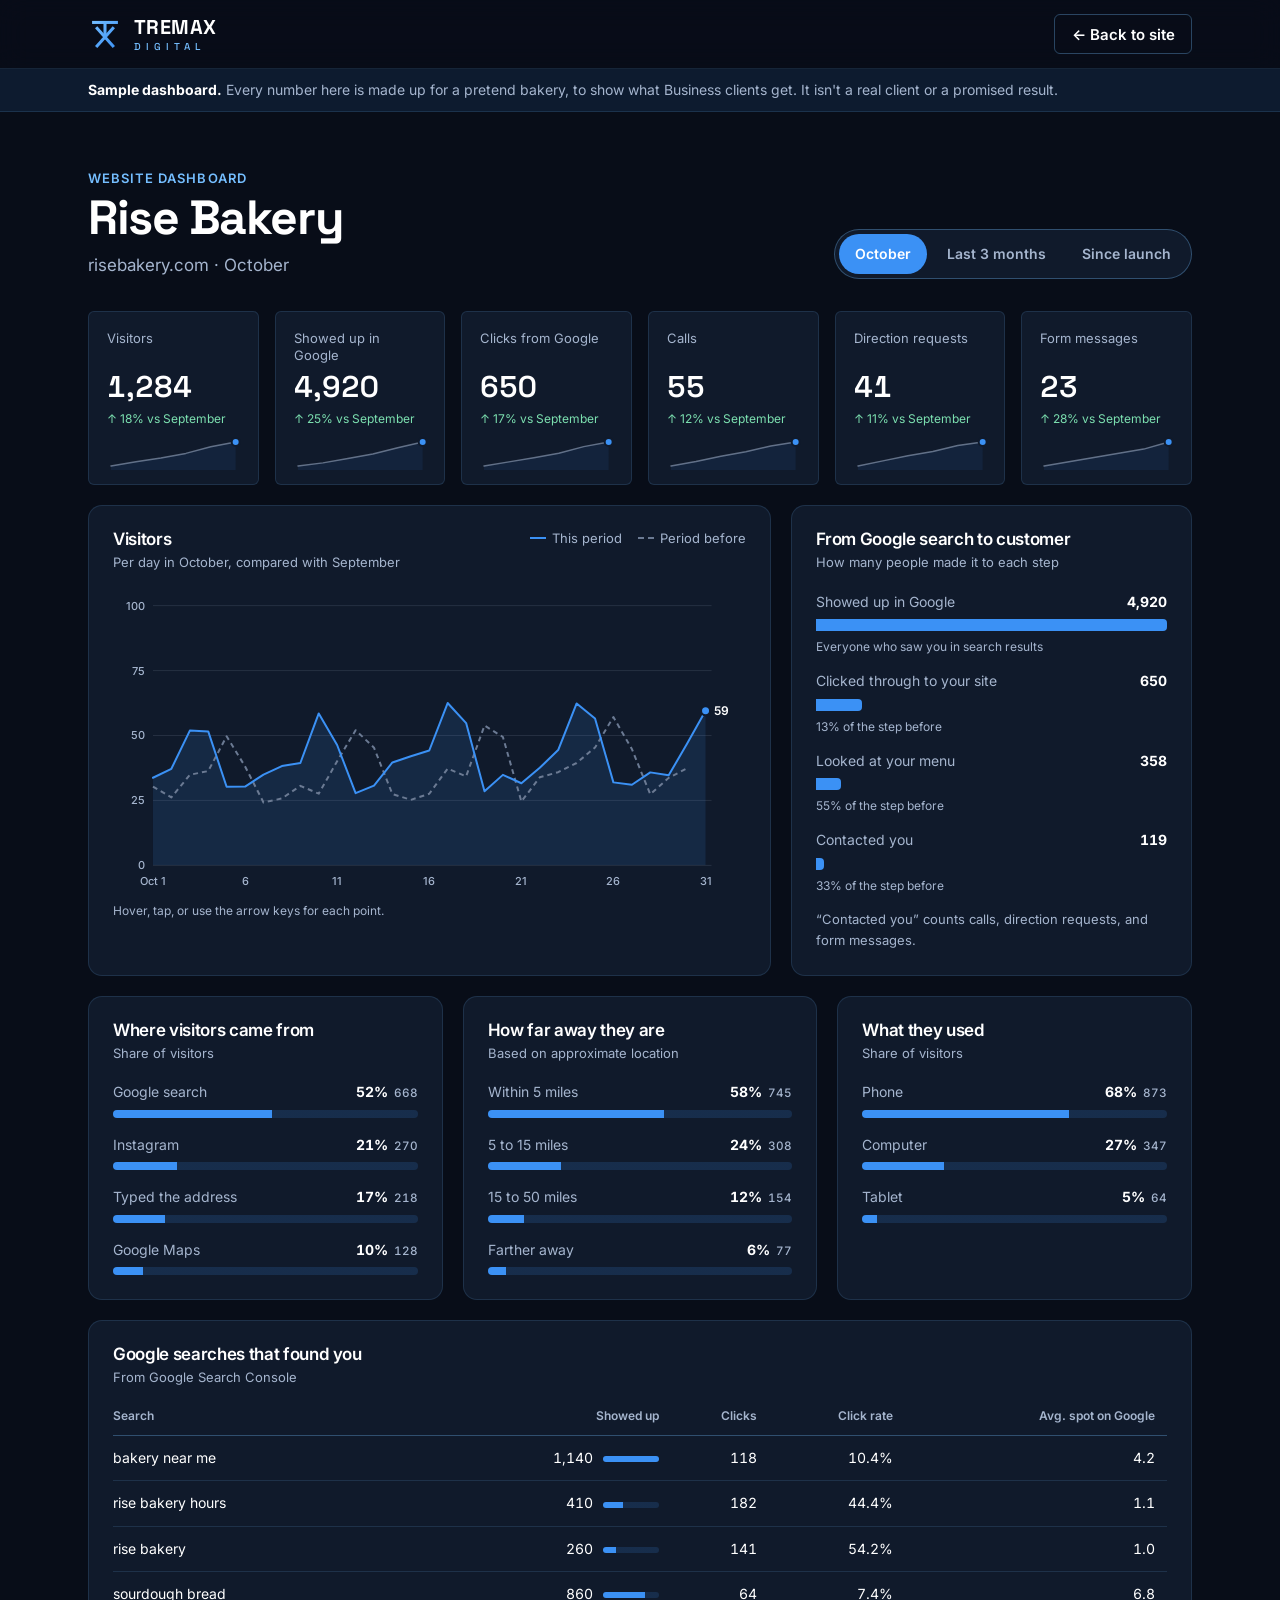
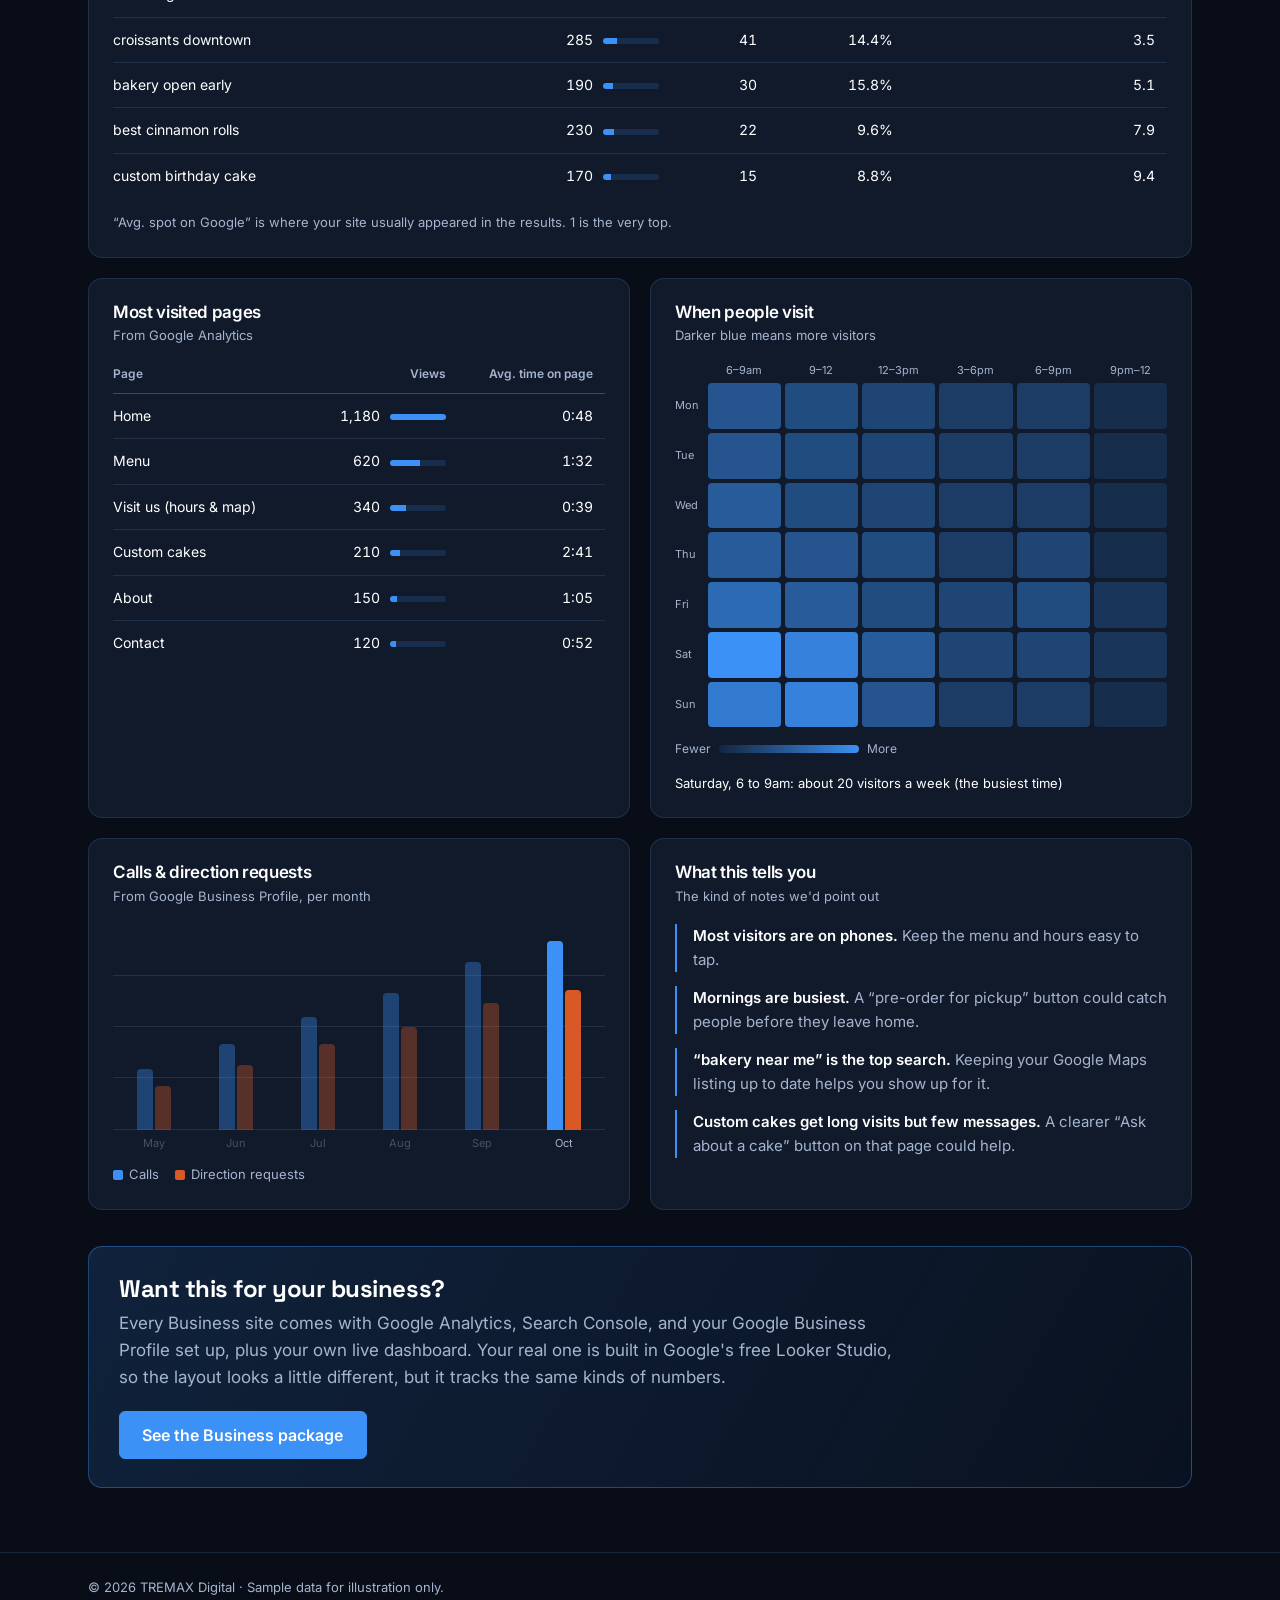
<file: dashboard.html>
<!DOCTYPE html>
<html lang="en">
<head>
  <meta charset="utf-8">
  <meta name="viewport" content="width=device-width, initial-scale=1, viewport-fit=cover">
  <title>Sample Dashboard | TREMAX Digital</title>
  <meta name="description" content="A sample of the website dashboard that comes with every TREMAX Digital Business package: visitors, Google searches, calls, and more. Made-up numbers for a pretend bakery.">
  <meta name="theme-color" content="#080D18">
  <meta name="robots" content="noindex">
  <link rel="icon" type="image/svg+xml" href="favicon.svg">
  <link rel="preconnect" href="https://fonts.googleapis.com">
  <link rel="preconnect" href="https://fonts.gstatic.com" crossorigin>
  <link href="https://fonts.googleapis.com/css2?family=Inter:wght@400;500;600&family=Space+Grotesk:wght@500;600;700&display=swap" rel="stylesheet">
  <link rel="stylesheet" href="css/styles.css">
  <link rel="stylesheet" href="css/dashboard.css">
</head>
<body class="dp">
  <!-- Sample dashboard for the Business package. All numbers are made up (see js/dashboard.js). -->
  <header class="dp-head">
    <div class="dp-head__inner">
      <a class="brand" href="index.html" aria-label="TREMAX Digital home">
        <svg class="brand__mark" viewBox="0 0 100 100" aria-hidden="true">
          <defs><linearGradient id="txDp" x1="10" y1="10" x2="90" y2="90" gradientUnits="userSpaceOnUse"><stop offset="0" stop-color="#75BEFF"/><stop offset="1" stop-color="#3B91F5"/></linearGradient></defs>
          <g fill="none" stroke="url(#txDp)" stroke-width="9"><path d="M12 16H88"/><path d="M50 16V59"/><path d="M24 30L76 88"/><path d="M76 30L24 88"/></g>
        </svg>
        <span class="brand__text"><span class="brand__name">TREMAX</span><span class="brand__sub">DIGITAL</span></span>
      </a>
      <a class="btn btn--ghost btn--sm" href="index.html#dashboard">← Back to site</a>
    </div>
  </header>

  <div class="dp-banner" role="note">
    <div class="container">
      <b>Sample dashboard.</b> Every number here is made up for a pretend bakery, to show what Business clients get. It isn't a real client or a promised result.
    </div>
  </div>

  <main class="container dp-main" id="main">
    <div class="dp-title">
      <div>
        <p class="dp-eyebrow">Website dashboard</p>
        <h1>Rise Bakery</h1>
        <p class="dp-sub">risebakery.com · <span data-range-label>October</span></p>
      </div>
      <div class="dp-range" role="group" aria-label="Date range">
        <button type="button" data-range="month" aria-pressed="true">October</button>
        <button type="button" data-range="quarter" aria-pressed="false">Last 3 months</button>
        <button type="button" data-range="all" aria-pressed="false">Since launch</button>
      </div>
    </div>

    <!-- KPI tiles: filled by js/dashboard.js -->
    <section class="dp-kpis" aria-label="Key numbers" data-kpis></section>

    <section class="dp-grid dp-grid--main">
      <figure class="dp-card">
        <figcaption class="dp-card__head">
          <div><h2>Visitors</h2><p data-visits-sub>Per day in October</p></div>
          <ul class="dp-legend" data-visits-legend>
            <li><i class="k-cur"></i>This period</li>
            <li><i class="k-prev"></i>Period before</li>
          </ul>
        </figcaption>
        <div class="dp-line" data-chart="visits" tabindex="0" role="img" aria-label="Visitors chart"></div>
        <p class="dp-hint">Hover, tap, or use the arrow keys for each point.</p>
      </figure>

      <figure class="dp-card">
        <figcaption class="dp-card__head"><div><h2>From Google search to customer</h2><p>How many people made it to each step</p></div></figcaption>
        <ol class="dp-funnel" data-funnel></ol>
        <p class="dp-note">“Contacted you” counts calls, direction requests, and form messages.</p>
      </figure>
    </section>

    <section class="dp-grid dp-grid--3">
      <figure class="dp-card">
        <figcaption class="dp-card__head"><div><h2>Where visitors came from</h2><p>Share of visitors</p></div></figcaption>
        <ul class="dp-bars" data-bars="sources"></ul>
      </figure>
      <figure class="dp-card">
        <figcaption class="dp-card__head"><div><h2>How far away they are</h2><p>Based on approximate location</p></div></figcaption>
        <ul class="dp-bars" data-bars="distance"></ul>
      </figure>
      <figure class="dp-card">
        <figcaption class="dp-card__head"><div><h2>What they used</h2><p>Share of visitors</p></div></figcaption>
        <ul class="dp-bars" data-bars="devices"></ul>
      </figure>
    </section>

    <section class="dp-grid">
      <figure class="dp-card">
        <figcaption class="dp-card__head"><div><h2>Google searches that found you</h2><p>From Google Search Console</p></div></figcaption>
        <div class="dp-table-wrap">
          <table class="dp-table" data-table="queries">
            <thead><tr><th scope="col">Search</th><th scope="col">Showed up</th><th scope="col">Clicks</th><th scope="col">Click rate</th><th scope="col">Avg. spot on Google</th></tr></thead>
            <tbody></tbody>
          </table>
        </div>
        <p class="dp-note">“Avg. spot on Google” is where your site usually appeared in the results. 1 is the very top.</p>
      </figure>
    </section>

    <section class="dp-grid dp-grid--2">
      <figure class="dp-card">
        <figcaption class="dp-card__head"><div><h2>Most visited pages</h2><p>From Google Analytics</p></div></figcaption>
        <div class="dp-table-wrap">
          <table class="dp-table" data-table="pages">
            <thead><tr><th scope="col">Page</th><th scope="col">Views</th><th scope="col">Avg. time on page</th></tr></thead>
            <tbody></tbody>
          </table>
        </div>
      </figure>
      <figure class="dp-card">
        <figcaption class="dp-card__head"><div><h2>When people visit</h2><p>Darker blue means more visitors</p></div></figcaption>
        <div class="dp-heat" data-heat></div>
        <div class="dp-heat-key" aria-hidden="true"><span>Fewer</span><i></i><span>More</span></div>
        <p class="dp-note dp-note--tip" data-heat-tip aria-live="polite">Busiest: Saturday mornings, 6 to 9am.</p>
      </figure>
    </section>

    <section class="dp-grid dp-grid--2">
      <figure class="dp-card">
        <figcaption class="dp-card__head"><div><h2>Calls &amp; direction requests</h2><p>From Google Business Profile, per month</p></div></figcaption>
        <ul class="dp-cols" data-cols="actions"></ul>
        <ul class="dp-cols-legend" aria-hidden="true"><li><i></i>Calls</li><li><i></i>Direction requests</li></ul>
      </figure>
      <figure class="dp-card">
        <figcaption class="dp-card__head"><div><h2>What this tells you</h2><p>The kind of notes we'd point out</p></div></figcaption>
        <ul class="dp-insights">
          <li><b>Most visitors are on phones.</b> Keep the menu and hours easy to tap.</li>
          <li><b>Mornings are busiest.</b> A “pre-order for pickup” button could catch people before they leave home.</li>
          <li><b>“bakery near me” is the top search.</b> Keeping your Google Maps listing up to date helps you show up for it.</li>
          <li><b>Custom cakes get long visits but few messages.</b> A clearer “Ask about a cake” button on that page could help.</li>
        </ul>
      </figure>
    </section>

    <section class="dp-foot">
      <div>
        <h2>Want this for your business?</h2>
        <p>Every Business site comes with Google Analytics, Search Console, and your Google Business Profile set up, plus your own live dashboard. Your real one is built in Google's free Looker Studio, so the layout looks a little different, but it tracks the same kinds of numbers.</p>
      </div>
      <a class="btn btn--primary" href="index.html#pricing">See the Business package</a>
    </section>
  </main>

  <footer class="dp-footer"><div class="container">© <span data-year>2026</span> TREMAX Digital · Sample data for illustration only.</div></footer>

  <script src="js/dashboard.js" defer></script>
</body>
</html>
</file>
<file: css/styles.css>
/* =========================================================
   TREMAX Digital — core styles
   ========================================================= */
:root {
  --black: #080D18;
  --navy: #101A2B;
  --navy-2: #15233A;
  --blue: #3B91F5;
  --ice: #75BEFF;
  --white: #FFFFFF;
  --slate: #A5B5CE;
  --line: rgba(117, 190, 255, 0.14);
  --line-strong: rgba(117, 190, 255, 0.32);
  --danger: #FF8A8A;
  --ok: #7CE0B0;

  --font-display: "Space Grotesk", "Segoe UI", Roboto, Arial, sans-serif;
  --font-body: "Inter", "Segoe UI", Roboto, Helvetica, Arial, sans-serif;

  --nav-h: 72px;
  --wrap: 1200px;
  --gutter: clamp(20px, 4vw, 48px);
  --radius-sm: 6px;
  --radius: 14px;
  --ease: cubic-bezier(.22, .8, .2, 1);

  color-scheme: dark;
  box-sizing: border-box;
  padding-top: env(safe-area-inset-top, 0px);
  padding-bottom: env(safe-area-inset-bottom, 0px);
}
*, *::before, *::after { box-sizing: inherit; }

html {
  scroll-behavior: smooth;
  scroll-padding-top: calc(var(--nav-h) + env(safe-area-inset-top, 0px));
  background: var(--black);
  -webkit-text-size-adjust: 100%;
}
body {
  margin: 0;
  background: var(--black);
  color: var(--white);
  font-family: var(--font-body);
  font-size: 1.0625rem;
  line-height: 1.6;
  -webkit-font-smoothing: antialiased;
  overflow-x: hidden;
}
/* Keeps content clear of phone status bars under the fixed nav */
body::before {
  content: ""; position: fixed; inset: 0 0 auto; z-index: 60;
  height: env(safe-area-inset-top, 0px);
  background: rgba(8, 13, 24, 0.82);
  backdrop-filter: blur(14px); -webkit-backdrop-filter: blur(14px);
}
img { max-width: 100%; display: block; }
a { color: inherit; }
h1, h2, h3 { font-family: var(--font-display); margin: 0; line-height: 1.05; letter-spacing: -0.02em; }
p { margin: 0; }

:focus-visible { outline: 2px solid var(--ice); outline-offset: 3px; border-radius: 4px; }

.skip-link {
  position: absolute; left: 12px; top: -60px; z-index: 200;
  background: var(--blue); color: var(--white); padding: 10px 16px; border-radius: var(--radius-sm);
  text-decoration: none; font-weight: 600;
}
.skip-link:focus { top: calc(12px + env(safe-area-inset-top, 0px)); }

.container { width: 100%; max-width: var(--wrap); margin: 0 auto; padding: 0 var(--gutter); }
.sr-only { position: absolute; width: 1px; height: 1px; padding: 0; margin: -1px; overflow: hidden; clip: rect(0 0 0 0); white-space: nowrap; border: 0; }

/* ---------- Buttons ---------- */
.btn {
  --b: var(--line-strong);
  display: inline-flex; align-items: center; justify-content: center; gap: .5em;
  min-height: 48px; padding: 0 1.4em;
  font: 600 1rem/1 var(--font-body);
  text-decoration: none; border-radius: var(--radius-sm);
  border: 1px solid var(--b); cursor: pointer;
  transition: background-color .25s var(--ease), border-color .25s var(--ease), color .25s var(--ease), transform .25s var(--ease), box-shadow .25s var(--ease);
}
.btn--primary { background: var(--blue); border-color: var(--blue); color: var(--white); }
.btn--primary:hover { background: #4C9CFA; box-shadow: 0 8px 30px -8px rgba(59,145,245,.7); transform: translateY(-1px); }
.btn--ghost { background: transparent; color: var(--white); }
.btn--ghost:hover { border-color: var(--ice); color: var(--ice); }
.btn--sm { min-height: 40px; padding: 0 1.1em; font-size: .9375rem; }

/* ---------- Scroll progress ---------- */
.scroll-progress { position: fixed; left: 0; right: 0; top: 0; height: 2px; z-index: 80; pointer-events: none; }
.scroll-progress span { display: block; height: 100%; width: 100%; background: linear-gradient(90deg, var(--blue), var(--ice)); transform-origin: 0 50%; transform: scaleX(0); }

/* ---------- Navigation ---------- */
.nav {
  position: fixed; top: 0; left: 0; right: 0; z-index: 50;
  padding-top: env(safe-area-inset-top, 0px);
  transition: background-color .3s var(--ease), border-color .3s var(--ease);
  border-bottom: 1px solid transparent;
}
.nav.is-scrolled { background: rgba(8, 13, 24, 0.82); backdrop-filter: blur(14px); -webkit-backdrop-filter: blur(14px); border-bottom-color: var(--line); }
.nav__inner { max-width: var(--wrap); margin: 0 auto; padding: 0 var(--gutter); height: var(--nav-h); display: flex; align-items: center; justify-content: space-between; gap: 24px; }

.brand { display: inline-flex; align-items: center; gap: 12px; text-decoration: none; }
.brand__mark { width: 34px; height: 34px; flex: none; }
.brand__text { display: flex; flex-direction: column; line-height: 1; }
.brand__name { font: 700 1.25rem/1 var(--font-display); letter-spacing: .02em; }
.brand__sub { font: 500 .625rem/1 var(--font-display); letter-spacing: .5em; color: var(--ice); margin-top: 5px; }

.nav__links { display: flex; align-items: center; gap: 28px; }
.nav__links a:not(.btn) { text-decoration: none; color: var(--slate); font-size: .9375rem; font-weight: 500; position: relative; padding: 6px 0; transition: color .2s; }
.nav__links a:not(.btn)::after { content: ""; position: absolute; left: 0; right: 0; bottom: 0; height: 1px; background: var(--ice); transform: scaleX(0); transform-origin: left; transition: transform .3s var(--ease); }
.nav__links a:not(.btn):hover, .nav__links a.is-active { color: var(--white); }
.nav__links a:not(.btn):hover::after, .nav__links a.is-active::after { transform: scaleX(1); }

.nav__toggle { display: none; width: 44px; height: 44px; background: none; border: 1px solid var(--line-strong); border-radius: var(--radius-sm); cursor: pointer; position: relative; }
.nav__toggle span { position: absolute; left: 12px; right: 12px; height: 2px; background: var(--white); transition: transform .3s var(--ease); }
.nav__toggle span:first-child { top: 16px; }
.nav__toggle span:last-child { top: 25px; }
.nav__toggle[aria-expanded="true"] span:first-child { transform: translateY(4.5px) rotate(45deg); }
.nav__toggle[aria-expanded="true"] span:last-child { transform: translateY(-4.5px) rotate(-45deg); }

@media (max-width: 1000px) {
  .nav__toggle { display: block; }
  .nav__links {
    position: fixed; left: 0; right: 0;
    top: calc(var(--nav-h) + env(safe-area-inset-top, 0px));
    height: calc(100dvh - var(--nav-h) - env(safe-area-inset-top, 0px));
    flex-direction: column; align-items: stretch; gap: 0;
    padding: 12px var(--gutter) calc(32px + env(safe-area-inset-bottom, 0px));
    background: var(--black); border-top: 1px solid var(--line);
    visibility: hidden; opacity: 0; transform: translateY(-8px);
    transition: opacity .3s var(--ease), transform .3s var(--ease), visibility 0s .3s;
  }
  .nav__links.is-open { visibility: visible; opacity: 1; transform: none; transition: opacity .3s var(--ease), transform .3s var(--ease); }
  .nav__links a:not(.btn) { font: 600 1.75rem/1.2 var(--font-display); color: var(--white); padding: 18px 0; border-bottom: 1px solid var(--line); }
  .nav__links a:not(.btn)::after { display: none; }
  .nav__cta { margin-top: 28px; min-height: 52px; font-size: 1rem; }
  .nav.menu-open { background: var(--black); }
}

/* ---------- Hero ---------- */
.hero {
  position: relative; overflow: hidden; isolation: isolate;
  min-height: 100svh;
  padding: calc(var(--nav-h) + 40px) 0 72px;
  display: flex; align-items: center;
  background:
    radial-gradient(1200px 600px at 85% 30%, rgba(59,145,245,.10), transparent 60%),
    var(--black);
}
.hero__light {
  position: absolute; inset: 0; z-index: -1; pointer-events: none;
  background: radial-gradient(520px circle at var(--mx, 70%) var(--my, 40%), rgba(117,190,255,.10), transparent 70%);
  transition: opacity .4s;
}
.hero__grid { display: grid; grid-template-columns: minmax(0, 1.12fr) minmax(0, 1fr); align-items: center; gap: 24px; }
.hero__title { font-size: clamp(2.4rem, 5vw, 4.4rem); font-weight: 700; letter-spacing: -0.035em; line-height: .98; }
.hero__title .line { display: block; overflow: hidden; padding-bottom: .06em; }
.hero__title .line > span { display: inline-block; text-wrap: balance; }
.hero__title .line--accent { color: var(--ice); background: linear-gradient(100deg, var(--ice) 10%, var(--blue) 90%); -webkit-background-clip: text; background-clip: text; -webkit-text-fill-color: transparent; }
.hero__lede { margin-top: 28px; max-width: 34em; color: var(--slate); font-size: clamp(1.0625rem, 1.4vw, 1.25rem); }
.hero__actions { margin-top: 36px; display: flex; flex-wrap: wrap; gap: 14px; }
.hero__stage { position: relative; aspect-ratio: 1 / .9; width: 100%; }
.hero__canvas { position: absolute; inset: -8% -14% -8% -6%; width: 120%; height: 116%; }
.hero__hint { position: absolute; right: 0; bottom: -8px; font-size: .8125rem; color: var(--slate); opacity: .7; }

@media (max-width: 960px) {
  .hero { min-height: auto; padding-top: calc(var(--nav-h) + 48px); }
  .hero__grid { grid-template-columns: 1fr; gap: 8px; }
  .hero__stage { aspect-ratio: 1 / .78; max-width: 620px; margin: 0 auto; order: -1; margin-bottom: -10px; }
  .hero__canvas { inset: 0; width: 100%; height: 100%; }
  .hero__hint { display: none; }
}

/* ---------- Services ticker ---------- */
.ticker { position: relative; overflow: hidden; border-block: 1px solid var(--line); background: var(--navy); padding: 18px 0; }
.ticker__track { display: flex; width: max-content; }
.ticker__group { display: flex; align-items: center; gap: 48px; padding: 0 48px 0 0; margin: 0; list-style: none; }
.ticker__group li { display: flex; align-items: center; gap: 48px; white-space: nowrap; font: 600 clamp(1.125rem, 2.4vw, 1.625rem)/1.2 var(--font-display); letter-spacing: -0.01em; }
.ticker__group li::after { content: ""; width: 8px; height: 8px; background: var(--blue); transform: rotate(45deg); box-shadow: 0 0 12px var(--blue); }

/* ---------- Sections ---------- */
.section { padding: clamp(80px, 11vw, 140px) 0; position: relative; }
.section--alt { background: var(--navy); }
.section--line { border-top: 1px solid var(--line); }
.section__head { max-width: 720px; margin-bottom: clamp(40px, 6vw, 64px); }
.section__title { font-size: clamp(2rem, 4.4vw, 3.5rem); font-weight: 700; letter-spacing: -0.03em; text-wrap: balance; }
.section__intro { margin-top: 18px; color: var(--slate); font-size: 1.125rem; max-width: 40em; }

/* ---------- Services (blueprint panel, shared borders) ---------- */
.services {
  display: grid; grid-template-columns: repeat(3, minmax(0, 1fr));
  gap: 1px; background: var(--line); border: 1px solid var(--line); border-radius: var(--radius); overflow: hidden;
}
.service {
  position: relative; background: var(--black); padding: clamp(28px, 3vw, 40px);
  min-height: 260px; display: flex; flex-direction: column;
}
.service::before {
  content: ""; position: absolute; inset: 0; pointer-events: none; opacity: 0;
  background: radial-gradient(320px circle at var(--x, 50%) var(--y, 50%), rgba(59,145,245,.16), transparent 70%);
  transition: opacity .35s var(--ease);
}
.service:hover::before { opacity: 1; }
.service__icon { width: 40px; height: 40px; fill: none; stroke: var(--blue); stroke-width: 1.6; stroke-linecap: round; stroke-linejoin: round; transition: stroke .3s, transform .4s var(--ease); }
.service:hover .service__icon { stroke: var(--ice); transform: translateY(-3px); }
.service h3 { margin-top: auto; padding-top: 40px; font-size: 1.3125rem; font-weight: 600; letter-spacing: -0.01em; }
.service p { margin-top: 10px; color: var(--slate); font-size: .9875rem; }
@media (max-width: 960px) { .services { grid-template-columns: repeat(2, minmax(0, 1fr)); } }
@media (max-width: 600px) { .services { grid-template-columns: 1fr; } .service { min-height: 0; } .service h3 { padding-top: 24px; } }

/* ---------- Live build ---------- */
.build { display: grid; grid-template-columns: repeat(2, minmax(0, 1fr)); gap: 20px; align-items: stretch; }
.build__code {
  min-width: 0; min-height: 360px; padding: 20px 22px; border: 1px solid var(--line); border-radius: var(--radius);
  background: #050912; color: var(--slate);
  font: 400 .875rem/1.75 ui-monospace, SFMono-Regular, Menlo, Consolas, monospace;
  box-shadow: 0 30px 80px -40px rgba(59,145,245,.7);
}
.build__bar { display: flex; align-items: center; gap: 6px; margin-bottom: 16px; }
.build__bar i { width: 10px; height: 10px; border-radius: 50%; background: var(--navy-2); }
.build__bar span { margin-left: 10px; font-size: .75rem; color: var(--slate); opacity: .7; }
.build__lines .ln { white-space: pre-wrap; overflow-wrap: anywhere; min-height: 1.75em; }
.build__lines .tg { color: var(--ice); }
.build__lines .st { color: var(--ok); }
.build__lines .cm { color: #66758F; }
.build__lines .cur { display: inline-block; width: 8px; height: 1.1em; background: var(--blue); vertical-align: -.2em; }

/* the sample site starts as raw, unstyled HTML, then the <style> line turns it into a bakery site */
.build__preview { min-width: 0; min-height: 360px; display: flex; flex-direction: column; border-radius: var(--radius); overflow: hidden; border: 1px solid var(--line); background: #F2F2F2; color: #222; font-family: "Times New Roman", Times, serif; transition: background-color .8s, color .8s; }
.build__preview > *, .build__preview .pvx { transition: opacity .55s var(--ease), transform .6s var(--ease), background-color .8s, color .8s, border-color .8s, box-shadow .8s; }
.pvx { opacity: 0; transform: translateY(18px) scale(.94); }
.pvx.on { opacity: 1; transform: none; }
.pv-nav { display: flex; justify-content: space-between; gap: 12px; padding: 14px 20px; border-bottom: 1px solid #CCC; font-size: .9375rem; }
.pv-hero { padding: 28px 20px 18px; }
.pv-title { font-size: clamp(1.5rem, 3vw, 2.125rem); margin-bottom: 8px; font-weight: 600; line-height: 1.1; }
.pv-hero p { margin-bottom: 16px; }
.pv-btn { display: inline-block; padding: 9px 16px; border: 1px solid #888; background: #E6E6E6; font-size: .875rem; }
.pv-menu { display: grid; grid-template-columns: repeat(3, minmax(0, 1fr)); gap: 10px; padding: 0 20px 20px; margin-top: auto; }
.pv-menu div { border: 1px solid #CCC; padding: 10px; font-size: .8125rem; display: grid; gap: 6px; min-width: 0; }
.pv-menu i { display: block; aspect-ratio: 1.3; background: #DDD; }
.pv-menu em { font-style: normal; opacity: .7; }
.build__preview.styled { background: #FFF3E3; color: #3A2412; font-family: Georgia, "Times New Roman", serif; }
.build__preview.styled .pv-nav { border-color: #EFD9BD; font-family: var(--font-body); }
.build__preview.styled .pv-nav b { font-family: Georgia, serif; font-style: italic; color: #A85A1C; }
.build__preview.styled .pv-title { font-style: italic; }
.build__preview.styled .pv-btn { background: #A85A1C; color: #fff; border-color: #A85A1C; border-radius: 999px; font-family: var(--font-body); font-weight: 600; box-shadow: 0 8px 20px rgba(200,116,47,.35); }
.build__preview.styled .pv-menu div { border: 0; background: #fff; border-radius: 12px; box-shadow: 0 6px 18px rgba(58,36,18,.08); font-family: var(--font-body); }
.build__preview.styled .pv-menu i { border-radius: 8px; background: linear-gradient(135deg, #F0C48A, #C8742F); }
.build__preview.styled .pv-menu div:nth-child(2) i { background: linear-gradient(135deg, #F6DCB3, #D9965A); }
.build__preview.styled .pv-menu div:nth-child(3) i { background: linear-gradient(135deg, #E7B07A, #8F4D1F); }
.build__foot { margin-top: 18px; display: flex; flex-wrap: wrap; align-items: center; justify-content: space-between; gap: 16px; }
.build__status { color: var(--slate); font-size: .9375rem; }
@media (max-width: 900px) { .build { grid-template-columns: minmax(0, 1fr); } .build__code { min-height: 300px; } .build__preview { min-height: 0; } }
@media (max-width: 480px) { .build__code { font-size: .8125rem; padding: 16px; } .pv-nav span { display: none; } }

/* ---------- Portfolio ---------- */
.project + .project:not(.project--next) { margin-top: 24px; }
.project {
  display: grid; grid-template-columns: minmax(0, .8fr) minmax(0, 1.2fr); gap: clamp(32px, 5vw, 72px); align-items: center;
  padding: clamp(28px, 4vw, 56px); border: 1px solid var(--line); border-radius: var(--radius);
  background: linear-gradient(160deg, rgba(21,35,58,.9), rgba(8,13,24,.6));
}
.project__industry { color: var(--ice); font-size: .9375rem; font-weight: 500; }
.project__name { margin-top: 10px; font-size: clamp(2rem, 4vw, 3rem); font-weight: 700; letter-spacing: -0.03em; }
.project__desc { margin-top: 16px; color: var(--slate); }
.project__tags { list-style: none; padding: 0; margin: 24px 0 32px; display: flex; flex-wrap: wrap; gap: 8px; }
.project__tags li { font-size: .8125rem; color: var(--white); padding: 6px 12px; border: 1px solid var(--line-strong); border-radius: 999px; }

.project__devices { position: relative; perspective: 1400px; padding-bottom: 6%; }
.device { margin: 0; transition: transform .6s var(--ease); transform-style: preserve-3d; }
.device--desktop { border-radius: 10px; overflow: hidden; border: 1px solid var(--line-strong); background: var(--black); box-shadow: 0 40px 80px -30px rgba(0,0,0,.8); transform: rotateY(var(--ry, -6deg)) rotateX(var(--rx, 4deg)); }
.device__bar { display: flex; align-items: center; gap: 6px; height: 30px; padding: 0 12px; background: var(--navy-2); border-bottom: 1px solid var(--line); }
.device__bar i { width: 8px; height: 8px; border-radius: 50%; background: rgba(165,181,206,.35); }
.device__bar span { margin-left: 10px; font-size: .75rem; color: var(--slate); }
.device__screen { position: relative; aspect-ratio: 16 / 10; overflow: hidden; background: var(--navy); }
.device__screen img { width: 100%; height: 100%; object-fit: cover; object-position: top; }
.device--phone {
  position: absolute; right: -2%; bottom: 0; width: 26%;
  border-radius: 22px; padding: 7px; background: #05080F; border: 1px solid var(--line-strong);
  box-shadow: 0 30px 60px -20px rgba(0,0,0,.9);
  transform: translateZ(60px) rotateY(var(--ry, -6deg)) rotateX(var(--rx, 4deg));
}
.device--phone .device__screen { aspect-ratio: 9 / 19; border-radius: 16px; }
.device--phone .shot-fallback { font-size: .6875rem; }
.shot-fallback {
  position: absolute; inset: 0; display: grid; place-items: center; text-align: center; padding: 12px;
  color: var(--slate); font-size: .8125rem;
  background:
    linear-gradient(var(--line) 1px, transparent 1px) 0 0 / 24px 24px,
    linear-gradient(90deg, var(--line) 1px, transparent 1px) 0 0 / 24px 24px,
    var(--navy);
}
.project--next {
  margin-top: 20px; display: flex; flex-wrap: wrap; align-items: baseline; justify-content: space-between; gap: 8px 24px;
  grid-template-columns: none; background: transparent; border-style: dashed; text-decoration: none;
  transition: border-color .3s, background-color .3s;
}
.project--next:hover { border-color: var(--ice); background: rgba(59,145,245,.06); }
.project--next__title { font: 600 1.375rem/1.2 var(--font-display); }
.project--next__text { color: var(--slate); }
@media (max-width: 960px) {
  .project { grid-template-columns: 1fr; }
  .project__devices { order: -1; }
}

/* ---------- Process ---------- */
.process { list-style: none; margin: 0; padding: 0; display: grid; grid-template-columns: repeat(5, minmax(0, 1fr)); gap: 24px; position: relative; }
.process::before, .process::after { content: ""; position: absolute; left: 0; right: 0; top: 23px; height: 2px; }
.process::before { background: var(--line); }
.process::after { background: linear-gradient(90deg, var(--blue), var(--ice)); transform-origin: 0 50%; transform: scaleX(var(--progress, 0)); }
.process__step { position: relative; z-index: 1; }
.process__num {
  display: grid; place-items: center; width: 48px; height: 48px; border-radius: 50%;
  font: 600 .9375rem/1 var(--font-display); color: var(--slate);
  background: var(--black); border: 1px solid var(--line-strong);
  transition: color .4s, border-color .4s, box-shadow .4s, background-color .4s;
}
.process__step.is-lit .process__num { color: var(--white); border-color: var(--blue); background: var(--navy); box-shadow: 0 0 0 6px rgba(59,145,245,.12); }
.process__step h3 { margin-top: 24px; font-size: 1.375rem; font-weight: 600; }
.process__step p { margin-top: 8px; color: var(--slate); font-size: .9688rem; }
@media (max-width: 900px) {
  .process { grid-template-columns: 1fr; gap: 36px; padding-left: 72px; }
  .process::before, .process::after { left: 23px; right: auto; top: 0; bottom: 0; width: 2px; height: auto; }
  .process::after { transform-origin: 50% 0; transform: scaleY(var(--progress, 0)); }
  .process__num { position: absolute; left: -72px; top: -6px; }
  .process__step h3 { margin-top: 0; }
}

/* ---------- Pricing estimator ---------- */
.estimator { display: grid; grid-template-columns: minmax(0, 1.35fr) minmax(0, 1fr); gap: clamp(24px, 3vw, 40px); align-items: start; }
.est-group { border: 0; margin: 0 0 36px; padding: 0; min-width: 0; }
.est-group legend { padding: 0; margin-bottom: 14px; font: 600 1.125rem/1.3 var(--font-display); }
.est-legend-note { color: var(--slate); font: 400 .9375rem var(--font-body); margin-left: 6px; }
.est-help { margin: -4px 0 14px; font-size: .9375rem; }
.est-help a { color: var(--ice); text-underline-offset: 3px; }

.packages { display: grid; grid-template-columns: repeat(3, minmax(0, 1fr)); gap: 12px; }
.package { position: relative; display: block; cursor: pointer; min-width: 0; }
.package input { position: absolute; inset: 0; opacity: 0; cursor: pointer; margin: 0; }
.package__box {
  display: flex; flex-direction: column; height: 100%; padding: 20px 18px;
  border: 1px solid var(--line-strong); border-radius: var(--radius); background: var(--black);
  transition: border-color .25s, background-color .25s, box-shadow .3s;
}
.package:hover .package__box { border-color: var(--ice); }
.package input:checked + .package__box { border-color: var(--blue); background: linear-gradient(180deg, rgba(59,145,245,.16), var(--black) 70%); box-shadow: 0 14px 40px -18px rgba(59,145,245,.8); }
.package input:focus-visible + .package__box { outline: 2px solid var(--ice); outline-offset: 3px; }
.package__box { position: relative; }
.package--popular .package__box { border-color: rgba(59,145,245,.55); }
.package__badge { position: absolute; top: -10px; right: 12px; padding: 3px 9px; border-radius: 999px; background: var(--blue); color: var(--white); font-size: .6875rem; font-weight: 700; letter-spacing: .04em; text-transform: uppercase; box-shadow: 0 6px 16px -6px rgba(59,145,245,.9); }
.package__name { font: 600 1.25rem/1.2 var(--font-display); }
.package__price { margin: 8px 0 14px; font: 700 1.5rem/1 var(--font-display); letter-spacing: -0.02em; color: var(--ice); }
.package__lead { display: block; margin: -4px 0 8px; font-size: .8125rem; font-weight: 600; color: var(--white); }
.package__list { display: grid; gap: 6px; margin-bottom: 18px; font-size: .9063rem; color: var(--slate); }
.package--popular .package__list span:nth-child(n+3) { color: var(--white); }
/* "Why Business" callout under the package cards */
.why-biz { display: flex; gap: 14px; align-items: flex-start; margin-top: 14px; padding: 16px 18px; border: 1px solid rgba(59,145,245,.4); border-radius: var(--radius-sm); background: linear-gradient(120deg, rgba(59,145,245,.14), rgba(59,145,245,.04)); }
.why-biz svg { flex: none; width: 28px; height: 28px; fill: none; stroke: var(--ice); stroke-width: 1.6; stroke-linecap: round; stroke-linejoin: round; margin-top: 2px; }
.why-biz p { margin: 0; font-size: .9375rem; color: var(--slate); }
.why-biz b { color: var(--white); }
.why-biz a { color: var(--ice); font-weight: 600; text-underline-offset: 3px; white-space: nowrap; }
.why-biz a::after { content: " ↓"; }
.package__list span { position: relative; padding-left: 20px; }
.package__list span::before { content: ""; position: absolute; left: 1px; top: .5em; width: 9px; height: 5px; border-left: 2px solid var(--ice); border-bottom: 2px solid var(--ice); transform: rotate(-45deg); }
.package__motion { align-self: flex-start; margin-top: auto; font-size: .75rem; font-weight: 600; color: var(--ice); border: 1px solid var(--line-strong); border-radius: 999px; padding: 3px 10px; white-space: nowrap; }

.motion-demo { position: relative; height: 236px; border-radius: var(--radius); overflow: hidden; background: radial-gradient(120% 90% at 50% 0%, rgba(59,145,245,.10), transparent 60%), var(--black); border: 1px solid var(--line); }
.md-tag { position: absolute; left: 12px; top: 10px; z-index: 4; font-size: .6875rem; font-weight: 600; letter-spacing: .02em; color: var(--ice); background: rgba(8,13,24,.8); border: 1px solid var(--line-strong); border-radius: 999px; padding: 2px 9px; }
.md-fx { position: absolute; inset: 0; width: 100%; height: 100%; z-index: 2; pointer-events: none; }
.md-stage { position: absolute; inset: 40px 14px 14px; display: flex; justify-content: center; perspective: 700px; }
.md-site { position: relative; isolation: isolate; width: 100%; max-width: 440px; display: flex; flex-direction: column; gap: 7px; padding: 10px 12px 12px; border: 1px solid var(--line-strong); border-radius: 10px; background: var(--navy); overflow: hidden; transform-origin: 50% 100%; }
.md-glow { position: absolute; inset: -20%; z-index: -1; opacity: 0; background: radial-gradient(40% 35% at 28% 32%, rgba(59,145,245,.5), transparent 100%), radial-gradient(30% 30% at 82% 52%, rgba(117,190,255,.28), transparent 100%); }
.md-bar { display: flex; justify-content: space-between; align-items: center; font: 600 .75rem var(--font-display); }
.md-bar span { display: flex; gap: 6px; }
.md-bar i { width: 18px; height: 4px; border-radius: 2px; background: var(--line-strong); }
.md-hero { display: flex; flex-direction: column; align-items: flex-start; gap: 5px; }
.md-h { position: relative; overflow: hidden; padding-bottom: 2px; font: 700 1.0625rem/1.15 var(--font-display); letter-spacing: -0.01em; }
.md-h span { display: inline-block; }
.md-h::after { content: ""; position: absolute; top: 0; bottom: 0; left: -45%; width: 40%; transform: skewX(-20deg); background: linear-gradient(90deg, transparent, rgba(117,190,255,.6), transparent); opacity: 0; }
.md-sub { font-size: .6875rem; color: var(--slate); }
.md-btn { font-size: .6875rem; font-weight: 600; background: var(--blue); color: var(--white); border-radius: 999px; padding: 3px 10px; }
.md-cards { flex: 1; display: grid; grid-template-columns: repeat(3, minmax(0, 1fr)); gap: 6px; min-height: 44px; perspective: 400px; }
.md-cards span { display: flex; align-items: flex-end; padding: 5px 6px; font-size: .625rem; color: var(--slate); border: 1px solid var(--line); border-radius: 6px; background: linear-gradient(160deg, rgba(59,145,245,.28), var(--navy-2) 60%); }
.md-cursor { position: absolute; z-index: 3; left: 88%; top: 98%; width: 12px; height: 12px; margin: -6px 0 0 -6px; border-radius: 50%; background: var(--white); box-shadow: 0 0 0 3px rgba(117,190,255,.35); opacity: 0; pointer-events: none; }
.motion-demo.out .md-stage, .motion-demo.out .md-fx, .motion-demo.out .md-cursor { opacity: 0; transition: opacity .4s; }
.motion-demo__cap { margin-top: 12px; color: var(--slate); font-size: .9375rem; }

.choices { display: grid; gap: 10px; }
.choice { display: flex; align-items: center; justify-content: space-between; gap: 16px; padding: 14px 16px; border: 1px solid var(--line-strong); border-radius: var(--radius-sm); cursor: pointer; transition: border-color .2s, background-color .2s; }
.choice:hover { border-color: var(--ice); }
.choice:has(input:checked) { border-color: var(--blue); background: rgba(59,145,245,.1); }
.choice > span { display: flex; align-items: center; gap: 12px; min-width: 0; font-size: .9688rem; }
.choice small { color: var(--slate); font-size: .8125rem; }
.choice input { flex: none; width: 18px; height: 18px; margin: 0; accent-color: var(--blue); }
.choice em { font-style: normal; color: var(--slate); font-size: .875rem; white-space: nowrap; }
.range-row { display: flex; align-items: center; gap: 16px; }
.range-row input { flex: 1; min-width: 0; height: 32px; accent-color: var(--blue); }
.range-row output { min-width: 7ch; text-align: right; font-weight: 600; }

.quote {
  position: sticky; top: calc(var(--nav-h) + env(safe-area-inset-top, 0px) + 20px);
  padding: clamp(24px, 3vw, 32px); border: 1px solid rgba(59,145,245,.5); border-radius: var(--radius);
  background: linear-gradient(160deg, rgba(59,145,245,.16), var(--black) 65%);
  box-shadow: 0 30px 80px -40px rgba(59,145,245,.8);
}
.quote__title { font: 500 1rem/1.3 var(--font-body); color: var(--slate); letter-spacing: 0; }
.quote__total { margin-top: 6px; font: 700 clamp(2.125rem, 4.4vw, 3rem)/1.05 var(--font-display); letter-spacing: -0.03em; text-shadow: 0 0 30px rgba(59,145,245,.55); overflow-wrap: anywhere; }
.quote__monthly { margin-top: 6px; color: var(--slate); }
.quote__lines { list-style: none; margin: 20px 0 0; padding: 0; border-top: 1px solid var(--line); font-size: .9375rem; }
.quote__lines li { display: flex; justify-content: space-between; gap: 12px; padding: 10px 0; border-bottom: 1px solid var(--line); }
.quote__lines li span:last-child { white-space: nowrap; color: var(--ice); }
.quote__delivery { margin: 16px 0 20px; font-size: .9375rem; }
.quote__send { width: 100%; }
.quote__fine { margin-top: 12px; color: var(--slate); font-size: .8125rem; }
.pricing__note { margin-top: 8px; color: var(--slate); font-size: .875rem; max-width: 60em; }
@media (max-width: 960px) {
  .estimator { grid-template-columns: 1fr; }
  .quote { position: static; }
}
@media (max-width: 700px) { .packages { grid-template-columns: 1fr; } }

/* ---------- Extras explained ---------- */
.xp { display: grid; grid-template-columns: 240px minmax(0, 1fr); gap: 24px; align-items: start; }
.xp__tabs { display: flex; flex-direction: column; gap: 8px; min-width: 0; }
.xp__tab {
  text-align: left; font: 600 1rem/1.3 var(--font-body); color: var(--white);
  background: var(--navy); border: 1px solid var(--line-strong); border-radius: var(--radius-sm);
  padding: 12px 16px; min-height: 48px; cursor: pointer; white-space: nowrap;
  transition: border-color .2s, background-color .2s;
}
.xp__tab small { display: block; font-weight: 500; color: var(--slate); font-size: .8125rem; }
.xp__tab:hover { border-color: var(--ice); }
.xp__tab[aria-selected="true"] { border-color: var(--blue); background: rgba(59,145,245,.14); }
.xp__panel { display: grid; grid-template-columns: minmax(0, 1fr) minmax(0, 1.05fr); gap: 28px; align-items: start; padding: clamp(20px, 3vw, 32px); border: 1px solid var(--line); border-radius: var(--radius); background: var(--navy); min-width: 0; }
.xp__panel[hidden] { display: none; }
.xp__text h3 { font-size: clamp(1.375rem, 2.6vw, 1.75rem); font-weight: 600; }
.xp__price { margin: 6px 0 14px; color: var(--ice); font-weight: 600; }
.xp__text p { color: var(--slate); margin-bottom: 12px; }
.xp__text strong { color: var(--white); }
.xp__text ul { margin: 0; padding-left: 20px; color: var(--slate); }
.xp__text li { margin-bottom: 4px; }
@media (max-width: 960px) {
  .xp { grid-template-columns: minmax(0, 1fr); }
  /* the tab strip stays under the nav so you can switch extras while looking at a preview */
  .xp__tabs {
    flex-direction: row; overflow-x: auto; padding: 10px 0 8px; scrollbar-width: thin;
    position: sticky; top: calc(var(--nav-h) + env(safe-area-inset-top, 0px)); z-index: 5; background: var(--black);
  }
  .xp__tab { flex: none; }
}
/* on phones the example comes first, the description under it */
@media (max-width: 720px) { .xp__panel { grid-template-columns: minmax(0, 1fr); } .xp__panel .xprev { order: -1; } }

/* Preview windows. Pages a client's customers would see are light; behind-the-scenes tools are dark. */
.xprev { position: relative; min-width: 0; border-radius: 12px; overflow: hidden; border: 1px solid var(--line-strong); background: var(--black); color: var(--white); font: 400 .875rem/1.45 var(--font-body); box-shadow: 0 30px 60px -30px rgba(0,0,0,.8); }
.xprev button { font: inherit; cursor: pointer; }
.xw-bar { display: flex; align-items: center; gap: 6px; height: 32px; padding: 0 12px; border-bottom: 1px solid var(--line); background: var(--navy-2); }
.xw-bar i { flex: none; width: 8px; height: 8px; border-radius: 50%; background: rgba(165,181,206,.3); }
.xw-bar > span { margin-left: 8px; min-width: 0; font-size: .75rem; color: var(--slate); white-space: nowrap; overflow: hidden; text-overflow: ellipsis; }
.xw-body { padding: 16px; }
.xprev--light { background: #FFFFFF; color: #111827; border-color: rgba(255,255,255,.18); }
.xprev--light .xw-bar { background: #F3F4F6; border-color: #E5E7EB; }
.xprev--light .xw-bar i { background: #D1D5DB; }
.xprev--light .xw-bar > span { color: #6B7280; }

/* ordering */
.o-head { display: flex; justify-content: space-between; align-items: flex-start; gap: 12px; margin-bottom: 12px; }
.o-head b { display: block; font: 600 1rem/1.3 var(--font-display); }
.o-head small { color: #6B7280; font-size: .75rem; }
.o-cart { flex: none; font-size: .75rem; font-weight: 600; color: #111827; background: #F3F4F6; border: 1px solid #E5E7EB; border-radius: 6px; padding: 4px 8px; font-variant-numeric: tabular-nums; transition: background-color .3s, color .3s; }
.o-list { list-style: none; margin: 0; padding: 0; border-top: 1px solid #E5E7EB; }
.o-item { display: grid; grid-template-columns: 40px minmax(0, 1fr) auto auto; align-items: center; gap: 10px; padding: 10px 0; border-bottom: 1px solid #E5E7EB; }
.o-thumb { width: 40px; height: 40px; border-radius: 6px; background: linear-gradient(135deg, #E8DCCB, #B98E65); }
.o-thumb--2 { background: linear-gradient(135deg, #F1E3C6, #CFA060); }
.o-thumb--3 { background: linear-gradient(135deg, #E9D2BF, #9C6B4B); }
.o-name { min-width: 0; font-weight: 500; }
.o-name small { display: block; color: #6B7280; font-size: .75rem; font-weight: 400; }
.o-price { color: #374151; font-variant-numeric: tabular-nums; }
.o-item button { min-height: 32px; padding: 0 12px; border-radius: 6px; border: 1px solid #111827; background: #111827; color: #fff; font-size: .75rem; font-weight: 600; transition: background-color .2s; }
.o-item button:hover { background: #374151; }
.o-book { margin-top: 14px; }
.o-book small { display: block; margin-bottom: 6px; color: #6B7280; font-size: .75rem; }
.o-slots { display: grid; grid-template-columns: repeat(4, minmax(0, 1fr)); border: 1px solid #E5E7EB; border-radius: 6px; overflow: hidden; }
.o-slots button { min-height: 34px; border: 0; border-left: 1px solid #E5E7EB; background: #fff; color: #374151; font-size: .8125rem; font-variant-numeric: tabular-nums; }
.o-slots button:first-child { border-left: 0; }
.o-slots button[aria-pressed="true"] { background: #111827; color: #fff; }

/* reviews & QR kit: a printed table card, then the review screen customers land on */
.rv-wrap { display: grid; grid-template-columns: minmax(0, 1fr) minmax(0, 1fr); gap: 12px; align-items: stretch; }
.rv-card { position: relative; display: flex; flex-direction: column; align-items: center; gap: 6px; padding: 16px 12px 14px; text-align: center; border-radius: 10px; background: #F5EFE7; color: #2A211B; box-shadow: 0 1px 0 #E3D7C8, 0 10px 24px -14px rgba(42,33,27,.6); }
.rv-brand { font: 700 .6875rem/1 var(--font-display); letter-spacing: .14em; text-transform: uppercase; color: #9A6B43; }
.rv-card b { font: 700 1.0625rem/1.2 Georgia, "Times New Roman", serif; }
.rv-stars { color: #E2A33B; letter-spacing: 2px; font-size: .875rem; line-height: 1; }
.rv-card img { display: block; width: 104px; height: 104px; padding: 6px; border-radius: 6px; background: #fff; }
.rv-card small { font-size: .6875rem; color: #6B5A4C; line-height: 1.3; }
.rv-phone { display: flex; flex-direction: column; gap: 8px; padding: 14px 12px; border: 1px solid #E5E7EB; border-radius: 14px; background: #fff; }
.rv-step { font-size: .625rem; font-weight: 700; letter-spacing: .08em; text-transform: uppercase; color: #9CA3AF; }
.rv-phone > b { font: 600 .9375rem/1.25 var(--font-body); }
.rv-rate { display: flex; gap: 2px; }
.rv-rate button { width: 30px; height: 30px; padding: 0; border: 0; border-radius: 6px; background: transparent; color: #D1D5DB; font-size: 1.375rem; line-height: 1; transition: color .15s, transform .15s; }
.rv-rate button:hover { transform: scale(1.12); }
.rv-rate button.on { color: #E2A33B; }
.rv-rate button:focus-visible { outline: 2px solid #3B91F5; outline-offset: 1px; }
.rv-box { padding: 8px 10px; border: 1px solid #E5E7EB; border-radius: 6px; color: #9CA3AF; font-size: .75rem; }
.rv-post { align-self: flex-end; padding: 5px 14px; border-radius: 999px; background: #111827; color: #fff; font-size: .75rem; font-weight: 600; }
.rv-msg { margin: 0; min-height: 2.6em; font-size: .75rem; color: #4B5563; }
.rv-show { display: flex; align-items: center; gap: 10px; margin-top: 12px; padding: 10px 12px; border: 1px solid #E5E7EB; border-radius: 8px; background: #FAFAF9; }
.rv-score { font: 700 1.5rem/1 var(--font-display); }
.rv-show small { display: block; margin-top: 3px; font-size: .6875rem; color: #6B7280; }
.rv-sample { margin-left: auto; font-size: .5625rem; font-weight: 700; letter-spacing: .06em; text-transform: uppercase; color: #9CA3AF; border: 1px dashed #D1D5DB; border-radius: 999px; padding: 2px 7px; }
.rv-try { margin: 10px 0 0; font-size: .75rem; color: #6B7280; }
@media (max-width: 420px) { .rv-wrap { grid-template-columns: minmax(0, 1fr); } }

/* the app tab gives its preview more room than the other tabs */
@media (min-width: 721px) { #xp-app.xp__panel { grid-template-columns: minmax(0, .75fr) minmax(0, 1.35fr); } }
/* phone app: a clickable phone. Browser → Share → Add to Home Screen → icon → launch screen → app.
   js/sections.js sets data-step on .ap-phone and runs the "Watch the demo" walkthrough. */
.ap-row { display: grid; grid-template-columns: auto minmax(0, 1fr); gap: 20px; align-items: center; }
.ap-phone { position: relative; width: 214px; aspect-ratio: 9 / 18.6; padding: 7px; border-radius: 30px; background: #05080F; box-shadow: 0 0 0 1px var(--line-strong), 0 24px 44px -20px rgba(0,0,0,.9); }
.ap-screen { position: relative; height: 100%; overflow: hidden; border-radius: 24px; background: #0B1424; font-size: .6875rem; line-height: 1.35; }
.ap-screen button { font: inherit; color: inherit; cursor: pointer; }
.ap-status { position: absolute; z-index: 6; top: 0; left: 0; right: 0; display: flex; justify-content: space-between; padding: 7px 14px 0; font-size: .5625rem; font-weight: 600; color: rgba(255,255,255,.9); pointer-events: none; transition: color .3s; }
.ap-phone[data-step="browser"] .ap-status, .ap-phone[data-step="sheet"] .ap-status, .ap-phone[data-step="splash"] .ap-status, .ap-phone[data-step="app"] .ap-status { color: #2A211B; }

.ap-view { position: absolute; inset: 0; opacity: 0; visibility: hidden; transition: opacity .35s, visibility 0s .35s, transform .45s var(--ease); }
.ap-phone[data-step="browser"] .ap-browser, .ap-phone[data-step="sheet"] .ap-browser,
.ap-phone[data-step="home"] .ap-home, .ap-phone[data-step="splash"] .ap-splash, .ap-phone[data-step="app"] .ap-app { opacity: 1; visibility: visible; transition: opacity .35s, visibility 0s, transform .45s var(--ease); }

.ap-logo { display: grid; place-items: center; width: 100%; aspect-ratio: 1; border-radius: 10px; background: #F5EFE7; color: #9A6B43; font: 700 1.125rem/1 Georgia, "Times New Roman", serif; box-shadow: 0 0 0 1px rgba(0,0,0,.08); }

/* 1. browser */
.ap-browser { display: flex; flex-direction: column; background: #F5EFE7; color: #2A211B; }
.ap-site { flex: 1; display: flex; flex-direction: column; gap: 8px; padding: 26px 10px 8px; overflow: hidden; }
.ap-site__bar { display: flex; justify-content: space-between; align-items: center; }
.ap-site__bar b, .ap-app__title { font: 700 .875rem/1 Georgia, "Times New Roman", serif; }
.ap-hero { display: grid; gap: 5px; padding: 12px 10px; border-radius: 10px; background: #2A211B; color: #F5EFE7; }
.ap-hero b { font: 700 .9375rem/1.15 Georgia, "Times New Roman", serif; }
.ap-hero small { font-size: .5625rem; opacity: .8; }
.ap-hero__btn { justify-self: start; margin-top: 2px; padding: 5px 9px; border: 0; border-radius: 6px; background: #B07A4F; color: #fff !important; font-size: .5625rem !important; font-weight: 600; }
.ap-cards { display: grid; grid-template-columns: 1fr 1fr; gap: 6px; }
.ap-cards span { display: flex; align-items: flex-end; height: 64px; padding: 5px; border-radius: 8px; font-size: .5625rem; font-weight: 600; background: linear-gradient(160deg, #E8DCCB, #C9A27E); }
.ap-url { display: flex; align-items: center; gap: 8px; margin: 0 8px 10px; padding: 6px 6px 6px 12px; border-radius: 12px; background: rgba(255,255,255,.92); box-shadow: 0 4px 14px -6px rgba(0,0,0,.35); }
.ap-url__addr { flex: 1; font-size: .625rem; color: #374151; text-align: center; }
.ap-share { display: grid; place-items: center; width: 28px; height: 28px; padding: 0; border: 0; border-radius: 8px; background: #EEF2F7; }
.ap-share svg { width: 15px; height: 15px; fill: none; stroke: #2563EB; stroke-width: 2; stroke-linecap: round; stroke-linejoin: round; }
.ap-phone[data-step="sheet"] .ap-browser::after { content: ""; position: absolute; inset: 0; background: rgba(0,0,0,.35); }

/* 2. share sheet */
.ap-sheet { position: absolute; z-index: 4; left: 6px; right: 6px; bottom: 6px; display: grid; gap: 6px; padding: 10px; border-radius: 16px; background: #F3F4F6; color: #111827; transform: translateY(110%); transition: transform .4s var(--ease); }
.ap-phone[data-step="sheet"] .ap-sheet { transform: none; }
.ap-sheet__head { display: flex; align-items: center; gap: 8px; padding-bottom: 6px; border-bottom: 1px solid #E5E7EB; font-weight: 600; line-height: 1.2; }
.ap-sheet__head .ap-logo { width: 30px; flex: none; font-size: .875rem; border-radius: 8px; }
.ap-sheet__head small { display: block; font-weight: 400; color: #6B7280; font-size: .5625rem; }
.ap-sheet__opt { display: flex; justify-content: space-between; align-items: center; padding: 8px 10px; border: 0; border-radius: 9px; background: #fff; color: #111827 !important; font-size: .6875rem; text-align: left; }
.ap-sheet__opt--add { font-weight: 600; box-shadow: 0 0 0 2px #3B91F5; }

/* 3. home screen */
.ap-home { display: flex; flex-direction: column; justify-content: space-between; padding: 30px 12px 10px; background: radial-gradient(120% 80% at 20% 0%, #2B4F80, #12233D 55%, #0B1424); }
.ap-grid { display: grid; grid-template-columns: repeat(4, minmax(0, 1fr)); gap: 14px 10px; }
.ap-ic { display: block; width: 100%; aspect-ratio: 1; border-radius: 10px; background: var(--c); opacity: .85; }
.ap-new { min-width: 0; display: flex; flex-direction: column; align-items: center; gap: 3px; padding: 0; border: 0; background: none; transform: scale(0); transition: transform .5s cubic-bezier(.3,1.6,.5,1) .25s; }
.ap-new small { font-size: .5rem; color: #fff; line-height: 1; }
.ap-phone[data-step="home"] .ap-new, .ap-phone[data-step="splash"] .ap-new, .ap-phone[data-step="app"] .ap-new { transform: none; }
.ap-phone[data-step="home"] .ap-new .ap-logo { animation: apGlow 1.6s ease-in-out .8s infinite; }
@keyframes apGlow { 50% { box-shadow: 0 0 0 2px #fff, 0 0 14px 3px rgba(117,190,255,.85); } }
.ap-dock { display: grid; grid-template-columns: repeat(4, 1fr); gap: 10px; padding: 8px; border-radius: 16px; background: rgba(255,255,255,.14); }

/* 4. launch screen */
.ap-splash { display: grid; place-content: center; justify-items: center; gap: 10px; background: #F5EFE7; color: #2A211B; transform: scale(.25); transform-origin: 80% 40%; }
.ap-phone[data-step="splash"] .ap-splash { transform: none; }
.ap-splash .ap-logo { width: 64px; border-radius: 16px; font-size: 2rem; }
.ap-splash b { font: 700 1rem/1 Georgia, "Times New Roman", serif; }

/* 5. the app */
.ap-app { display: flex; flex-direction: column; background: #F5EFE7; color: #2A211B; }
.ap-app__top { display: flex; justify-content: space-between; align-items: center; padding: 24px 10px 6px; }
.ap-bag { position: relative; display: grid; place-items: center; width: 28px; height: 28px; padding: 0; border: 0; border-radius: 8px; background: #fff; }
.ap-bag svg { width: 15px; height: 15px; fill: none; stroke: #2A211B; stroke-width: 1.8; stroke-linejoin: round; }
.ap-bag__n { position: absolute; top: -4px; right: -4px; min-width: 15px; height: 15px; padding: 0 3px; border-radius: 8px; background: #B07A4F; color: #fff; font-size: .5rem; font-weight: 700; line-height: 15px; text-align: center; }
.ap-bag.bump .ap-bag__n { animation: apBump .35s; }
@keyframes apBump { 50% { transform: scale(1.5); } }
.ap-pages { flex: 1; min-height: 0; overflow: auto; padding: 4px 10px 10px; scrollbar-width: none; }
.ap-page { display: grid; gap: 8px; animation: apIn .3s var(--ease); }
.ap-page[hidden] { display: none; }
@keyframes apIn { from { opacity: 0; transform: translateX(10px); } }
.ap-label { margin: 2px 0 0; font-size: .5625rem; font-weight: 700; letter-spacing: .08em; text-transform: uppercase; color: #9A6B43; }
.ap-special { display: flex; align-items: center; gap: 8px; padding: 7px; border-radius: 9px; background: #fff; font-weight: 600; }
.ap-special small, .ap-menu small { display: block; font-weight: 400; color: #7A6A5C; font-size: .5625rem; }
.ap-thumb { flex: none; width: 30px; height: 30px; border-radius: 7px; background: linear-gradient(135deg, #E8DCCB, #B98E65); }
.ap-thumb--2 { background: linear-gradient(135deg, #F1E3C6, #CFA060); }
.ap-thumb--3 { background: linear-gradient(135deg, #E9D2BF, #9C6B4B); }
.ap-menu { list-style: none; margin: 0; padding: 0; display: grid; gap: 6px; }
.ap-menu li { display: grid; grid-template-columns: 30px minmax(0, 1fr) 26px; align-items: center; gap: 8px; padding: 6px; border-radius: 9px; background: #fff; font-weight: 600; }
.ap-menu button { width: 26px; height: 26px; padding: 0; border: 0; border-radius: 50%; background: #2A211B; color: #fff !important; font-size: .9375rem; line-height: 1; }
.ap-lines { list-style: none; margin: 0; padding: 0; display: grid; gap: 4px; }
.ap-lines li { display: flex; justify-content: space-between; padding: 6px 8px; border-radius: 7px; background: #fff; }
.ap-lines .ap-empty { justify-content: center; color: #7A6A5C; background: transparent; border: 1px dashed #D9C6B0; }
.ap-total { display: flex; justify-content: space-between; margin: 2px 0 0; padding: 0 2px; font-weight: 600; }
.ap-place { padding: 8px; border: 0; border-radius: 8px; background: #2A211B; color: #fff !important; font-weight: 600; }
.ap-place:disabled { opacity: .4; cursor: default; }
.ap-done { display: grid; gap: 2px; padding: 10px; border-radius: 9px; background: #E3F1E6; color: #1F5130; text-align: center; animation: apIn .3s var(--ease); }
.ap-done[hidden] { display: none; }
.ap-page.is-placed .ap-lines, .ap-page.is-placed .ap-total, .ap-page.is-placed .ap-place { display: none; }
.ap-done b { font-size: .8125rem; }
.ap-hours { list-style: none; margin: 0; padding: 0; display: grid; gap: 4px; }
.ap-hours li { display: flex; justify-content: space-between; padding: 6px 8px; border-radius: 7px; background: #fff; }
.ap-map { position: relative; height: 70px; border-radius: 9px; background: linear-gradient(90deg, rgba(0,0,0,.05) 1px, transparent 1px) 0 0 / 18px 18px, linear-gradient(rgba(0,0,0,.05) 1px, transparent 1px) 0 0 / 18px 18px, #E9E2D6; }
.ap-map i { position: absolute; left: 50%; top: 45%; width: 12px; height: 12px; border-radius: 50% 50% 50% 0; background: #B07A4F; transform: translate(-50%, -50%) rotate(-45deg); }
.ap-visit-btns { display: grid; grid-template-columns: 1fr 1fr; gap: 6px; }
.ap-visit-btns span { padding: 7px; border-radius: 8px; background: #2A211B; color: #fff; text-align: center; font-weight: 600; }
.ap-tabs { display: grid; grid-template-columns: repeat(4, 1fr); padding: 5px 4px 9px; border-top: 1px solid #E3D7C8; background: #FBF8F3; }
.ap-tabs button { display: grid; justify-items: center; gap: 2px; padding: 3px 0; border: 0; background: none; color: #9C8B7C !important; font-size: .5rem; font-weight: 600; }
.ap-tabs svg { width: 16px; height: 16px; fill: none; stroke: currentColor; stroke-width: 1.8; stroke-linecap: round; stroke-linejoin: round; }
.ap-tabs button[aria-current="page"] { color: #2A211B !important; }
.ap-screen button:focus-visible { outline: 2px solid #3B91F5; outline-offset: 1px; }

/* the demo's finger */
.ap-finger { position: absolute; z-index: 8; top: 0; left: 0; width: 26px; height: 26px; margin: -13px 0 0 -13px; border-radius: 50%; background: rgba(255,255,255,.55); border: 2px solid rgba(255,255,255,.95); box-shadow: 0 2px 10px rgba(0,0,0,.35); opacity: 0; pointer-events: none; transform: translate(var(--fx, 100px), var(--fy, 300px)); transition: transform .6s var(--ease), opacity .25s; }
.ap-phone.is-demo .ap-finger { opacity: 1; }
.ap-finger.tap { animation: apTap .35s; }
@keyframes apTap { 50% { box-shadow: 0 0 0 10px rgba(255,255,255,.25), 0 2px 10px rgba(0,0,0,.35); background: rgba(255,255,255,.9); } }

/* the steps beside the phone */
.ap-side { display: grid; gap: 12px; align-content: center; min-width: 0; }
.ap-guide { list-style: none; counter-reset: ap; margin: 0 0 4px; padding: 0; display: grid; gap: 8px; }
.ap-guide li { counter-increment: ap; position: relative; padding-left: 30px; font-size: .8125rem; color: var(--slate); transition: color .25s; }
.ap-guide li::before { content: counter(ap); position: absolute; left: 0; top: -1px; width: 20px; height: 20px; display: grid; place-items: center; border-radius: 50%; border: 1px solid var(--line-strong); font-size: .6875rem; font-weight: 600; transition: background-color .25s, border-color .25s, color .25s; }
.ap-guide li.done { color: var(--white); }
.ap-guide li.done::before { content: "✓"; background: rgba(59,145,245,.2); border-color: var(--blue); color: var(--ice); }
.ap-guide li.on { color: var(--white); font-weight: 600; }
.ap-guide li.on::before { background: var(--blue); border-color: var(--blue); color: var(--white); }
.ap-btn { justify-self: start; min-height: 40px; padding: 0 16px; border: 1px solid var(--blue); border-radius: 8px; background: var(--blue); color: var(--white); font-size: .875rem; font-weight: 600; transition: background-color .2s; }
.ap-btn:hover { background: #4C9CFA; }
.ap-reset { justify-self: start; min-height: 30px; padding: 0 2px; border: 0; background: none; color: var(--ice); font-size: .8125rem; text-decoration: underline; text-underline-offset: 3px; }
.ap-msg { margin: 0; min-height: 3em; font-size: .8125rem; color: var(--slate); }

@media (max-width: 520px) {
  .ap-row { grid-template-columns: minmax(0, 1fr); justify-items: center; }
  .ap-side { justify-self: stretch; }
}
@media (prefers-reduced-motion: reduce) {
  .ap-view, .ap-sheet, .ap-new, .ap-finger, .ap-page, .ap-done { transition: none; animation: none; }
  .ap-phone[data-step="home"] .ap-new .ap-logo { animation: none; box-shadow: 0 0 0 2px #fff; }
}

/* rush: project timeline */
.r-grid { display: grid; grid-template-columns: 76px minmax(0, 1fr); gap: 12px 10px; align-items: center; }
.r-scale { display: grid; grid-template-columns: repeat(7, minmax(0, 1fr)); font-size: .6875rem; color: var(--slate); font-variant-numeric: tabular-nums; }
.r-label { font-size: .8125rem; font-weight: 600; }
.r-label small { display: block; font-size: .6875rem; font-weight: 400; color: var(--slate); }
.r-track { height: 22px; border-radius: 4px; background: repeating-linear-gradient(90deg, rgba(117,190,255,.05) 0 calc(100% / 7 - 1px), var(--line) calc(100% / 7 - 1px) calc(100% / 7)); }
.r-bar { display: flex; gap: 2px; width: 0; height: 100%; border-radius: 4px; overflow: hidden; }
.r-bar i { display: block; height: 100%; }
.r-bar i:nth-child(1) { background: #2B4A73; } .r-bar i:nth-child(2) { background: var(--blue); } .r-bar i:nth-child(3) { background: var(--ice); }
.r-std i:nth-child(1), .r-std i:nth-child(2) { flex: 3; } .r-std i:nth-child(3) { flex: 1; }
.r-std { opacity: .7; }
.r-fast i:nth-child(1) { flex: 1; } .r-fast i:nth-child(2) { flex: 1.5; } .r-fast i:nth-child(3) { flex: .5; }
.r-fast { box-shadow: 0 0 16px -2px rgba(59,145,245,.8); }
.r-legend { display: flex; flex-wrap: wrap; gap: 6px 14px; margin-top: 16px; font-size: .75rem; color: var(--slate); }
.r-legend span { display: inline-flex; align-items: center; gap: 6px; }
.r-legend i { width: 8px; height: 8px; border-radius: 2px; }
.r-k1 { background: #2B4A73; } .r-k2 { background: var(--blue); } .r-k3 { background: var(--ice); }
.r-live { margin-top: 12px; font-size: .8125rem; font-weight: 600; color: var(--ice); opacity: 0; }

/* extra pages: sitemap of included vs add-on pages */
.pg-label { display: flex; justify-content: space-between; gap: 8px; margin-bottom: 8px; font-size: .6875rem; font-weight: 600; letter-spacing: .08em; text-transform: uppercase; color: var(--slate); }
.pg-label span { color: var(--ice); letter-spacing: 0; text-transform: none; }
.pg-row { display: grid; grid-template-columns: repeat(3, minmax(0, 1fr)); gap: 8px; }
.pg-row + .pg-label { margin-top: 16px; }
.pg { display: flex; flex-direction: column; gap: 5px; min-width: 0; font-size: .75rem; }
.pg-wf {
  display: block; aspect-ratio: 4 / 3; border-radius: 4px; border: 1px solid var(--line);
  background:
    linear-gradient(var(--blue), var(--blue)) 6px 6px / 40% 4px no-repeat,
    linear-gradient(var(--line-strong), var(--line-strong)) 6px 15px / 72% 3px no-repeat,
    linear-gradient(var(--line-strong), var(--line-strong)) 6px 22px / 56% 3px no-repeat,
    linear-gradient(var(--line-strong), var(--line-strong)) 6px 29px / 64% 3px no-repeat,
    var(--navy-2);
}
.pg-wf--grid { background: linear-gradient(90deg, transparent 48%, var(--navy-2) 48% 52%, transparent 52%), linear-gradient(transparent 46%, var(--navy-2) 46% 54%, transparent 54%), linear-gradient(135deg, rgba(117,190,255,.45), rgba(59,145,245,.55)); }
.pg-wf--img { background: linear-gradient(135deg, rgba(117,190,255,.45), rgba(59,145,245,.55)) 6px 6px / calc(100% - 12px) 45% no-repeat, linear-gradient(var(--line-strong), var(--line-strong)) 6px 68% / 70% 3px no-repeat, linear-gradient(var(--line-strong), var(--line-strong)) 6px 80% / 50% 3px no-repeat, var(--navy-2); }
.pg--add .pg-wf { border: 1px dashed rgba(117,190,255,.55); }
.pg--add b::before { content: "+ "; color: var(--ice); }
.pg b { font-weight: 500; }

/* care plan: monthly report */
.cr-head { display: flex; justify-content: space-between; align-items: flex-start; gap: 12px; }
.cr-head b { display: block; font: 600 1rem/1.3 var(--font-display); }
.cr-head small { color: var(--slate); font-size: .75rem; }
.cr-status { flex: none; display: inline-flex; align-items: center; gap: 6px; padding: 2px 8px; border-radius: 999px; font-size: .6875rem; font-weight: 600; color: var(--ok); background: rgba(124,224,176,.1); border: 1px solid rgba(124,224,176,.3); }
.cr-status::before { content: ""; width: 6px; height: 6px; border-radius: 50%; background: var(--ok); }
.cr-kpis { display: grid; grid-template-columns: repeat(3, minmax(0, 1fr)); gap: 8px; margin: 14px 0; }
.cr-kpis div { padding: 8px 10px; border: 1px solid var(--line); border-radius: 8px; background: var(--navy); }
.cr-kpis small { display: block; font-size: .6875rem; color: var(--slate); }
.cr-kpis b { font: 600 1.125rem/1.3 var(--font-display); font-variant-numeric: tabular-nums; }
.cr-use { display: grid; grid-template-columns: 1fr auto; gap: 6px; font-size: .75rem; color: var(--slate); }
.cr-use b { color: var(--white); font-weight: 600; }
.cr-track { grid-column: 1 / -1; display: block; height: 6px; border-radius: 3px; background: var(--navy-2); overflow: hidden; }
.cr-fill { display: block; width: 0; height: 100%; border-radius: inherit; background: var(--blue); }
.cr-log { list-style: none; margin: 14px 0 0; padding: 0; border-top: 1px solid var(--line); font-size: .8125rem; }
.cr-log li { display: flex; gap: 12px; padding: 7px 0; border-bottom: 1px solid var(--line); }
.cr-log time { flex: none; width: 46px; color: var(--slate); font-variant-numeric: tabular-nums; }

/* ---------- About ---------- */
.about { display: grid; grid-template-columns: minmax(0, 1fr) minmax(0, 1fr); gap: clamp(40px, 6vw, 96px); }
.about__quote { margin: 40px 0 0; padding-left: 24px; border-left: 2px solid var(--blue); font: 500 clamp(1.25rem, 2vw, 1.625rem)/1.4 var(--font-display); color: var(--white); }
.about__body p + p { margin-top: 18px; }
.about__body > p { color: var(--slate); font-size: 1.0625rem; }
.about__founder { margin-top: 36px; padding: 24px; border: 1px solid var(--line-strong); border-left: 2px solid var(--blue); border-radius: var(--radius); background: var(--navy); }
.about__founder-label { font: 600 .9375rem/1 var(--font-display); color: var(--ice); margin-bottom: 12px; }
.about__founder p:not(.about__founder-label) { color: var(--slate); }
.about__sign { margin-top: 12px; font-weight: 600; color: var(--white) !important; }
@media (max-width: 860px) { .about { grid-template-columns: 1fr; } }

/* ---------- Contact ---------- */
.section--contact { background: linear-gradient(180deg, var(--black), var(--navy)); }
.contact { display: grid; grid-template-columns: minmax(0, .8fr) minmax(0, 1.2fr); gap: clamp(40px, 6vw, 88px); align-items: start; }
.contact__details { margin: 40px 0 0; display: grid; gap: 6px; }
.contact__details dt { color: var(--slate); font-size: .875rem; margin-top: 14px; }
.contact__details dd { margin: 0; font-weight: 500; }
.contact__details a { text-decoration: none; border-bottom: 1px solid var(--line-strong); transition: color .2s, border-color .2s; }
.contact__details a:hover { color: var(--ice); border-color: var(--ice); }
.contact__social { display: flex; flex-wrap: wrap; gap: 18px; }

.form { padding: clamp(24px, 3vw, 40px); border: 1px solid var(--line); border-radius: var(--radius); background: rgba(8,13,24,.7); }
.form__grid { display: grid; grid-template-columns: repeat(2, minmax(0, 1fr)); gap: 18px 20px; }
.field { display: flex; flex-direction: column; gap: 8px; min-width: 0; }
.field--full { grid-column: 1 / -1; }
.field label { font-size: .875rem; font-weight: 500; }
.optional { color: var(--slate); font-weight: 400; }
.field input, .field select, .field textarea {
  width: 100%; min-height: 48px; padding: 12px 14px;
  font: 400 1rem/1.4 var(--font-body); color: var(--white);
  background: var(--navy); border: 1px solid var(--line-strong); border-radius: var(--radius-sm);
  transition: border-color .2s, box-shadow .2s;
}
.field select { appearance: none; -webkit-appearance: none; padding-right: 40px; background-image: url("data:image/svg+xml,%3Csvg xmlns='http://www.w3.org/2000/svg' width='12' height='8' viewBox='0 0 12 8'%3E%3Cpath d='M1 1l5 5 5-5' fill='none' stroke='%23A5B5CE' stroke-width='1.6'/%3E%3C/svg%3E"); background-repeat: no-repeat; background-position: right 14px center; }
.field input[type="date"]::-webkit-calendar-picker-indicator { filter: invert(.75); }
.field textarea { resize: vertical; min-height: 130px; }
.field input::placeholder, .field textarea::placeholder { color: rgba(165,181,206,.6); }
.field input:focus, .field select:focus, .field textarea:focus { outline: none; border-color: var(--ice); box-shadow: 0 0 0 3px rgba(117,190,255,.2); }
.field [aria-invalid="true"] { border-color: var(--danger); }
.field__error { color: var(--danger); font-size: .8125rem; min-height: 0; }
.field__error:empty { display: none; }
.hp { position: absolute; left: -9999px; width: 1px; height: 1px; overflow: hidden; }
.form__footer { margin-top: 24px; display: flex; flex-wrap: wrap; align-items: center; gap: 16px 20px; }
.form__submit { min-width: 180px; }
.form__submit[disabled] { opacity: .75; cursor: progress; }
.form__submit.is-loading .form__label::after { content: ""; display: inline-block; width: 14px; height: 14px; margin-left: 10px; vertical-align: -2px; border: 2px solid rgba(255,255,255,.4); border-top-color: var(--white); border-radius: 50%; animation: spin .8s linear infinite; }
.form__status { font-size: .9375rem; max-width: 34em; }
.form__status.is-ok { color: var(--ok); }
.form__status.is-error { color: var(--danger); }
.form.is-sent .form__grid { opacity: .45; pointer-events: none; }
@keyframes spin { to { transform: rotate(360deg); } }
@media (max-width: 960px) { .contact { grid-template-columns: 1fr; } }
@media (max-width: 560px) { .form__grid { grid-template-columns: 1fr; } .form__submit { width: 100%; } }

/* ---------- Footer ---------- */
.footer { border-top: 1px solid var(--line); padding: 48px 0 calc(48px + env(safe-area-inset-bottom, 0px)); }
.footer__inner { display: flex; flex-wrap: wrap; align-items: center; gap: 20px 40px; }
.footer__tag { color: var(--slate); }
.footer__links { display: flex; flex-wrap: wrap; gap: 8px 22px; margin-left: auto; }
.footer__links a { color: var(--slate); text-decoration: none; font-size: .9375rem; }
.footer__links a:hover { color: var(--white); }
.footer__copy { width: 100%; color: var(--slate); font-size: .8125rem; }
.footer__replay { background: none; border: 0; padding: 0; color: var(--slate); font: inherit; font-size: .8125rem; text-decoration: underline; text-underline-offset: 3px; cursor: pointer; }
.footer__replay:hover { color: var(--ice); }
@media (max-width: 700px) { .footer__links { margin-left: 0; } }

/* ---------- Back to top ---------- */
.to-top {
  position: fixed; right: 20px; bottom: calc(20px + env(safe-area-inset-bottom, 0px)); z-index: 40;
  width: 48px; height: 48px; border-radius: 50%; border: 1px solid var(--line-strong);
  background: rgba(16,26,43,.9); backdrop-filter: blur(8px); -webkit-backdrop-filter: blur(8px);
  display: grid; place-items: center; cursor: pointer;
  opacity: 0; visibility: hidden; transform: translateY(10px);
  transition: opacity .3s, transform .3s var(--ease), visibility 0s .3s, border-color .2s;
}
.to-top.is-visible { opacity: 1; visibility: visible; transform: none; transition: opacity .3s, transform .3s var(--ease), border-color .2s; }
.to-top:hover { border-color: var(--ice); }
.to-top svg { width: 20px; height: 20px; fill: none; stroke: var(--white); stroke-width: 2; stroke-linecap: round; stroke-linejoin: round; }

/* Placeholder links stand out during setup */
[data-placeholder-link] { cursor: help; }

/* =========================================================
   Dashboard sample (Business package). Charts drawn by js/sections.js (section 6).
   ========================================================= */
.dash-how { list-style: none; margin: 0; padding: 0; display: grid; grid-template-columns: repeat(4, minmax(0, 1fr)); gap: 20px; }
.dash-how li { padding: 24px 22px; border: 1px solid var(--line); border-radius: var(--radius); background: var(--black); }
.dash-how__icon { width: 36px; height: 36px; fill: none; stroke: var(--blue); stroke-width: 1.6; stroke-linecap: round; stroke-linejoin: round; margin-bottom: 16px; }
.dash-how b { display: block; font-family: var(--font-display); font-weight: 600; font-size: 1.0625rem; }
.dash-how span { display: block; color: var(--slate); font-size: .9375rem; margin-top: 6px; }
.dash-how__note { margin: 36px 0 24px; color: var(--slate); font-size: 1rem; padding-left: 16px; border-left: 2px solid var(--blue); }

.dash { min-width: 0; display: grid; gap: 20px; padding: clamp(18px, 3vw, 32px); border: 1px solid var(--line-strong); border-radius: var(--radius); background: var(--black); box-shadow: 0 30px 60px -30px rgba(0,0,0,.6); }
.dash__top { display: flex; justify-content: space-between; align-items: center; gap: 12px; padding-bottom: 4px; }
.dash__top b { font-family: var(--font-display); font-weight: 600; font-size: 1.125rem; }
.dash__top small { display: block; color: var(--slate); font-size: .8125rem; }
.dash__sample { flex: none; font-size: .75rem; font-weight: 600; letter-spacing: .04em; text-transform: uppercase; color: var(--slate); border: 1px dashed var(--line-strong); border-radius: 999px; padding: 4px 10px; }

.dash__kpis { display: grid; grid-template-columns: repeat(4, minmax(0, 1fr)); gap: 20px; }
.kpi { min-width: 0; padding: 18px 20px 14px; border: 1px solid var(--line); border-radius: var(--radius-sm); background: var(--navy); }
.kpi small { display: block; color: var(--slate); font-size: .8125rem; line-height: 1.3; }
.kpi b { display: block; font: 600 clamp(1.5rem, 2.6vw, 2rem)/1.1 var(--font-display); margin-top: 8px; font-variant-numeric: tabular-nums; }
.kpi em { display: block; font-style: normal; font-size: .75rem; color: var(--ok); margin-top: 6px; }
.spark { display: block; width: 100%; height: 34px; margin-top: 12px; overflow: visible; }
.spark .s-line { fill: none; stroke: rgba(165,181,206,.55); stroke-width: 1.5; stroke-linejoin: round; stroke-linecap: round; }
.spark .s-area { fill: rgba(59,145,245,.08); }
.spark .s-dot { fill: var(--blue); stroke: var(--navy); stroke-width: 2; }

.dash__grid { display: grid; grid-template-columns: minmax(0, 1.75fr) minmax(0, 1fr); gap: 20px; }
.dash__grid--3 { grid-template-columns: repeat(3, minmax(0, 1fr)); }
.dash__card { margin: 0; min-width: 0; padding: 22px 24px 24px; border: 1px solid var(--line); border-radius: var(--radius-sm); background: var(--navy); }
.dash__card figcaption b { display: block; font-size: 1rem; font-weight: 600; }
.dash__card figcaption small { display: block; color: var(--slate); font-size: .8125rem; margin-top: 2px; }

.dash-chart { position: relative; height: 240px; margin-top: 20px; outline: none; touch-action: pan-y; }
.dash-chart:focus-visible { box-shadow: 0 0 0 2px var(--ice); border-radius: 4px; }
.dash-chart svg { display: block; width: 100%; height: 100%; overflow: visible; }
.dash-chart .grid line { stroke: rgba(165,181,206,.14); stroke-width: 1; }
.dash-chart .tick { fill: var(--slate); font: 500 11px var(--font-body); }
.dash-chart .area { fill: rgba(59,145,245,.12); }
.dash-chart .line { fill: none; stroke: var(--blue); stroke-width: 2; stroke-linejoin: round; stroke-linecap: round; }
.dash-chart .dot { fill: var(--blue); stroke: var(--navy); stroke-width: 2; }
.dash-chart .end-label { fill: var(--white); font: 600 12px var(--font-body); }
.dash-chart .cross { stroke: rgba(165,181,206,.45); stroke-width: 1; }
.dash-chart .hover-dot { fill: var(--blue); stroke: var(--navy); stroke-width: 2; }
.dash-tip {
  position: absolute; top: 0; pointer-events: none; padding: 6px 10px; border-radius: 6px; white-space: nowrap;
  background: var(--navy-2); border: 1px solid var(--line-strong); font-size: .8125rem; line-height: 1.35; transform: translateX(-50%);
  opacity: 0; transition: opacity .15s;
}
.dash-tip.on { opacity: 1; }
.dash-tip small { display: block; color: var(--slate); font-size: .6875rem; }

.dash__table { margin-top: 14px; font-size: .8125rem; color: var(--slate); }
.dash__table summary { cursor: pointer; width: max-content; }
.dash__table table { margin-top: 10px; border-collapse: collapse; width: 100%; max-width: 440px; }
.dash__table th, .dash__table td { text-align: left; padding: 5px 10px 5px 0; border-bottom: 1px solid var(--line); font-variant-numeric: tabular-nums; }
.dash__table th { color: var(--white); font-weight: 600; }

/* visitors per month: columns grow from a shared baseline; hover/focus shows the value */
.dash-cols {
  list-style: none; margin: 20px 0 0; padding: 0 0 22px; height: 262px; position: relative;
  display: grid; grid-template-columns: repeat(6, minmax(0, 1fr)); align-items: end;
  background: repeating-linear-gradient(to top, rgba(165,181,206,.14) 0 1px, transparent 1px 25%) 0 0 / 100% calc(100% - 22px) no-repeat;
}
.dash-cols li { position: relative; height: 100%; display: flex; flex-direction: column; justify-content: flex-end; align-items: center; outline: none; cursor: default; }
.dash-cols i { display: block; width: min(24px, 60%); height: var(--h); background: var(--blue); border-radius: 4px 4px 0 0; transform-origin: bottom; transition: background-color .15s; }
.dash-cols li:hover i, .dash-cols li:focus-visible i { background: var(--ice); }
.dash-cols em { position: absolute; bottom: -22px; font-style: normal; font-size: 11px; color: var(--slate); }
.dash-cols__val { position: absolute; bottom: calc(var(--h) + 6px); font-size: 12px; font-weight: 600; }
.dash-cols__tip {
  position: absolute; bottom: calc(var(--h) + 8px); left: 50%; transform: translateX(-50%); z-index: 2; white-space: nowrap;
  padding: 5px 9px; border-radius: 6px; background: var(--navy-2); border: 1px solid var(--line-strong); font-size: .75rem; font-weight: 600;
  opacity: 0; pointer-events: none; transition: opacity .15s;
}
.dash-cols li:hover .dash-cols__tip, .dash-cols li:focus-visible .dash-cols__tip { opacity: 1; }
.dash-cols li:hover .dash-cols__val, .dash-cols li:focus-visible .dash-cols__val { opacity: 0; }
.dash-cols li:first-child .dash-cols__tip { left: 0; transform: none; }
.dash-cols li:last-child .dash-cols__tip { left: auto; right: 0; transform: none; }

.dash-bars { list-style: none; margin: 20px 0 0; padding: 0; display: grid; gap: 16px; }
.dash-bars li { display: grid; grid-template-columns: 8.75em minmax(40px, 1fr) 3em; align-items: center; gap: 12px; font-size: .8125rem; }
.dash-bars span { color: var(--slate); white-space: nowrap; }
.dash-bars i { display: block; height: 12px; width: var(--v); background: var(--blue); border-radius: 0 4px 4px 0; transform-origin: left; }
.dash-bars b { font-weight: 600; text-align: right; font-variant-numeric: tabular-nums; }

/* devices: icon, share, and a meter on a lighter track of the same blue */
.dash-dev { list-style: none; margin: 20px 0 0; padding: 0; display: grid; gap: 18px; }
.dash-dev li { display: grid; grid-template-columns: 24px minmax(0, 1fr) auto; grid-template-rows: auto 8px; column-gap: 12px; row-gap: 8px; align-items: center; font-size: .8125rem; }
.dash-dev svg { grid-row: 1 / 3; width: 24px; height: 24px; fill: none; stroke: var(--ice); stroke-width: 1.5; stroke-linecap: round; stroke-linejoin: round; }
.dash-dev span { color: var(--slate); }
.dash-dev b { font: 600 1.125rem/1 var(--font-display); font-variant-numeric: tabular-nums; }
.dash-dev i { grid-column: 2 / 4; height: 8px; border-radius: 4px; background: linear-gradient(to right, var(--blue) var(--v), rgba(59,145,245,.18) var(--v)); }

.dash-searches { list-style: none; margin: 14px 0 0; padding: 0; font-size: .8125rem; }
.dash-searches li { display: flex; justify-content: space-between; gap: 12px; padding: 11px 0; border-bottom: 1px solid var(--line); }
.dash-searches li:last-child { border-bottom: 0; }
.dash-searches span { color: var(--slate); }
.dash-searches span::before { content: "⌕ "; color: var(--ice); }
.dash-searches b { font-weight: 600; font-variant-numeric: tabular-nums; }
.dash__cta { display: flex; flex-wrap: wrap; align-items: center; justify-content: space-between; gap: 16px 24px; margin-top: 28px; padding: 22px 26px; border: 1px solid rgba(59,145,245,.4); border-radius: var(--radius); background: linear-gradient(120deg, rgba(59,145,245,.16), rgba(59,145,245,.04)); }
.dash__cta p { margin: 0; color: var(--slate); font-size: 1.0625rem; }
.dash__cta b { color: var(--white); font-family: var(--font-display); font-weight: 600; }
.dash__cta-btns { display: flex; flex-wrap: wrap; gap: 12px; }
.dash-how__note a { color: var(--ice); font-weight: 600; text-underline-offset: 3px; }
.dash__fine { margin-top: 24px; color: var(--slate); font-size: .875rem; max-width: 52em; }

@media (max-width: 1080px) {
  .dash-how { grid-template-columns: repeat(2, minmax(0, 1fr)); }
  .dash__kpis { grid-template-columns: repeat(2, minmax(0, 1fr)); }
  .dash__grid, .dash__grid--3 { grid-template-columns: minmax(0, 1fr); }
}
@media (min-width: 700px) and (max-width: 1080px) { .dash__grid--3 { grid-template-columns: repeat(2, minmax(0, 1fr)); } }
@media (max-width: 560px) {
  .dash-how { grid-template-columns: minmax(0, 1fr); gap: 14px; }
  .dash-how li { padding: 20px; }
  .dash { gap: 14px; }
  .dash__kpis { gap: 12px; }
  .kpi { padding: 14px 14px 12px; }
  .dash__card { padding: 18px 18px 20px; }
  .dash-chart { height: 200px; }
  .dash-cols { height: 220px; }
}
</file>
<file: css/animations.css>
/* =========================================================
   TREMAX Digital — animation styles
   ========================================================= */

/* ---------- Intro overlay ---------- */
/* Hidden unless the inline head script decided it should play (so no-JS visitors never get stuck). */
.intro {
  position: fixed; inset: 0; z-index: 100;
  background: var(--black);
  display: none;
  overflow: hidden;
}
.intro-playing .intro { display: block; }
.intro-skipped .intro { display: none; }
.intro-playing body { overflow: hidden; }
.intro-playing .nav .brand { opacity: 0; }

.intro__screen { position: absolute; inset: 0; display: grid; place-items: center; transform-origin: 50% 50%; }
.intro__canvas { position: absolute; inset: 0; width: 100%; height: 100%; }

.intro__lockup { position: relative; z-index: 2; display: flex; flex-direction: column; align-items: center; text-align: center; padding: 0 16px; max-width: 100%; }
.intro__slot { display: block; width: clamp(84px, 11vw, 132px); aspect-ratio: 1; }
.intro__mark { position: absolute; left: 50%; top: 40%; z-index: 3; width: clamp(84px, 11vw, 132px); height: auto; overflow: visible; opacity: 0; }
.intro__mark path { stroke-dasharray: 1; stroke-dashoffset: 1; }
.intro__mark.is-glowing { filter: drop-shadow(0 0 18px rgba(59,145,245,.8)) drop-shadow(0 0 4px rgba(117,190,255,.9)); }
.intro__word { margin-top: 26px; font: 700 clamp(2.5rem, 11vw, 5.25rem)/1 var(--font-display); letter-spacing: .06em; display: flex; justify-content: center; }
.intro__word span { display: inline-block; opacity: 0; text-align: center; }
.intro__digital { margin-top: 12px; font: 500 clamp(.8rem, 1.8vw, 1.05rem)/1 var(--font-display); color: var(--ice); letter-spacing: 0; opacity: 0; white-space: nowrap; }
.intro__tagline { margin-top: 30px; min-height: 1.3em; font: 500 clamp(1rem, 2vw, 1.25rem)/1.3 var(--font-body); color: var(--slate); opacity: 0; white-space: nowrap; }
.intro__cursor { display: inline-block; width: 2px; height: 1.1em; margin-left: 3px; vertical-align: -.18em; background: var(--ice); animation: caret 1s steps(1) infinite; }
@keyframes caret { 50% { opacity: 0; } }

/* the single glowing line the screen folds into */
.intro__line {
  position: absolute; left: 0; right: 0; top: 50%; height: 2px; margin-top: -1px; z-index: 2; opacity: 0;
  background: linear-gradient(90deg, transparent, var(--ice) 25%, var(--white) 50%, var(--ice) 75%, transparent);
  box-shadow: 0 0 18px 2px rgba(59,145,245,.85), 0 0 60px 6px rgba(59,145,245,.4);
  pointer-events: none;
}

.intro__skip {
  position: absolute; z-index: 3;
  right: calc(20px + env(safe-area-inset-right, 0px));
  bottom: calc(20px + env(safe-area-inset-bottom, 0px));
  min-height: 44px; padding: 0 18px;
  background: rgba(16,26,43,.6); color: var(--slate);
  border: 1px solid var(--line-strong); border-radius: 999px;
  font: 500 .875rem/1 var(--font-body); cursor: pointer;
  transition: color .2s, border-color .2s;
}
.intro__skip:hover, .intro__skip:focus-visible { color: var(--white); border-color: var(--ice); }

/* ---------- Hero entrance (runs once the intro hands off) ---------- */
.js .hero__title .line > span { transform: translateY(105%); transition: transform 1s var(--ease); }
.js .hero__title .line--accent > span { transition-delay: .12s; }
.js .hero__lede, .js .hero__actions, .js .hero__stage { opacity: 0; transition: opacity 1s var(--ease) .35s, transform 1s var(--ease) .35s; }
.js .hero__lede, .js .hero__actions { transform: translateY(14px); }
.js .hero__actions { transition-delay: .45s; }
.js .hero__stage { transition-delay: .1s; }
.hero-in .hero__title .line > span { transform: none; }
.hero-in .hero__lede, .hero-in .hero__actions, .hero-in .hero__stage { opacity: 1; transform: none; }

/* ---------- Section title wipe ---------- */
.js .reveal { clip-path: inset(0 100% 0 0); transition: clip-path 1.1s var(--ease); }
.js .reveal.is-in { clip-path: inset(0 -2% -12% 0); }

/* ---------- Off-screen pause: js/sections.js adds .is-paused to [data-motion] blocks out of view ---------- */
.is-paused, .is-paused * { animation-play-state: paused !important; }

/* ---------- Services ticker ---------- */
.ticker__track { animation: ticker 32s linear infinite; }
@keyframes ticker { to { transform: translateX(-50%); } }

/* ---------- Live build ---------- */
.build__lines .cur { animation: caret 1s steps(1) infinite; }

/* ---------- Pricing: "animation included" preview ----------
   One sample page animated three ways. js/sections.js adds .run to play the example once,
   holds it, fades it (.out) and replays it while it's on screen. */
@keyframes mdFade { from { opacity: 0; transform: translateY(10px); } }
@keyframes mdLift { 0%, 100% { transform: none; border-color: var(--line); box-shadow: none; } 25%, 75% { transform: translateY(-5px); border-color: var(--ice); box-shadow: 0 8px 18px -6px rgba(59,145,245,.7); } }
@keyframes mdCursor { 0% { opacity: 0; left: 88%; top: 98%; } 20% { opacity: 1; } 45%, 75% { opacity: 1; left: 50%; top: 84%; } 100% { opacity: 0; left: 66%; top: 98%; } }
@keyframes mdGlow { from { opacity: 0; transform: scale(.8); } to { opacity: 1; transform: none; } }
@keyframes mdGlowDrift { 50% { transform: translate(14px, 6px) scale(1.08); } }
@keyframes mdWord { from { opacity: 0; transform: translateY(80%); } }
@keyframes mdSweep { 0% { left: -45%; opacity: 1; } 100% { left: 115%; opacity: 1; } }
@keyframes mdPop { 0% { opacity: 0; transform: scale(.6); } 60% { opacity: 1; transform: scale(1.08); } 100% { transform: none; } }
@keyframes mdPulse { 50% { box-shadow: 0 0 0 6px rgba(59,145,245,0), 0 0 22px rgba(59,145,245,.8); } }
@keyframes mdSlide { from { opacity: 0; transform: translateY(24px) scale(.92); } }
@keyframes mdUnfold { from { opacity: 0; transform: rotateX(68deg) scale(.75); filter: blur(4px); } 60% { opacity: 1; } to { opacity: 1; transform: none; filter: none; } }
@keyframes mdBlurIn { from { opacity: 0; transform: scale(1.4); filter: blur(8px); } }
@keyframes mdDepth { from { opacity: 0; transform: translateZ(-180px) translateY(-16px); } }

/* Starter: light motion. Gentle fade-ins, then a cursor hovers a card and it lifts. */
.run[data-level="starter"] .md-bar, .run[data-level="starter"] .md-hero > *, .run[data-level="starter"] .md-cards span { animation: mdFade .6s var(--ease) both; }
.run[data-level="starter"] .md-h { animation-delay: .15s; }
.run[data-level="starter"] .md-sub { animation-delay: .3s; }
.run[data-level="starter"] .md-btn { animation-delay: .45s; }
.run[data-level="starter"] .md-cards span:nth-child(1) { animation-delay: .6s; }
.run[data-level="starter"] .md-cards span:nth-child(2) { animation: mdFade .6s var(--ease) .7s both, mdLift 1.6s ease-in-out 2.2s both; }
.run[data-level="starter"] .md-cards span:nth-child(3) { animation-delay: .8s; }
.run[data-level="starter"] .md-cursor { animation: mdCursor 2.6s ease-in-out 1.6s both; }

/* Business: signature animation. Glowing hero, words slide up, a light sweep, the button pops and pulses, cards spring in. */
.run[data-level="business"] .md-glow { animation: mdGlow .9s var(--ease) both, mdGlowDrift 4s ease-in-out .9s infinite; }
.run[data-level="business"] .md-bar { animation: mdFade .5s var(--ease) both; }
.run[data-level="business"] .md-h span { animation: mdWord .6s var(--ease) both; }
.run[data-level="business"] .md-h span:nth-child(1) { animation-delay: .2s; }
.run[data-level="business"] .md-h span:nth-child(2) { animation-delay: .3s; }
.run[data-level="business"] .md-h span:nth-child(3) { animation-delay: .4s; }
.run[data-level="business"] .md-h span:nth-child(4) { animation-delay: .5s; }
.run[data-level="business"] .md-h::after { animation: mdSweep 1.1s ease-in-out 1.1s both; }
.run[data-level="business"] .md-sub { animation: mdFade .5s var(--ease) .7s both; }
.run[data-level="business"] .md-btn { animation: mdPop .55s var(--ease) .85s both, mdPulse 1.6s ease-in-out 1.6s 2; }
.run[data-level="business"] .md-cards span { animation: mdSlide .6s var(--ease) both; }
.run[data-level="business"] .md-cards span:nth-child(1) { animation-delay: 1s; }
.run[data-level="business"] .md-cards span:nth-child(2) { animation-delay: 1.12s; }
.run[data-level="business"] .md-cards span:nth-child(3) { animation-delay: 1.24s; }

/* Custom: cinematic. Particles rush into a flash of light (canvas), the page unfolds in 3D, cards fly in from depth. */
.run[data-level="custom"] .md-site { animation: mdUnfold 1s cubic-bezier(.2, .8, .2, 1) 1s both; }
.run[data-level="custom"] .md-glow { animation: mdGlow .8s ease 1.6s both, mdGlowDrift 4s ease-in-out 2.4s infinite; }
.run[data-level="custom"] .md-h span { animation: mdBlurIn .7s var(--ease) both; }
.run[data-level="custom"] .md-h span:nth-child(1) { animation-delay: 1.5s; }
.run[data-level="custom"] .md-h span:nth-child(2) { animation-delay: 1.6s; }
.run[data-level="custom"] .md-h span:nth-child(3) { animation-delay: 1.7s; }
.run[data-level="custom"] .md-h span:nth-child(4) { animation-delay: 1.8s; }
.run[data-level="custom"] .md-sub { animation: mdFade .5s var(--ease) 1.9s both; }
.run[data-level="custom"] .md-btn { animation: mdPop .55s var(--ease) 2s both; }
.run[data-level="custom"] .md-cards span { animation: mdDepth .7s var(--ease) both; }
.run[data-level="custom"] .md-cards span:nth-child(1) { animation-delay: 2.1s; }
.run[data-level="custom"] .md-cards span:nth-child(2) { animation-delay: 2.2s; }
.run[data-level="custom"] .md-cards span:nth-child(3) { animation-delay: 2.3s; }

/* ---------- Extras explained: live previews ---------- */
.xp__panel.play .xw-body > * { animation: xin .5s var(--ease) both; }
.xp__panel.play .xw-body > *:nth-child(2) { animation-delay: .06s; }
.xp__panel.play .xw-body > *:nth-child(3) { animation-delay: .12s; }
.xp__panel.play .xw-body > *:nth-child(4) { animation-delay: .18s; }
.xp__panel.play .xw-body > *:nth-child(5) { animation-delay: .24s; }
.xp__panel.play .xw-body > *:nth-child(6) { animation-delay: .3s; }
.xp__panel.play .xw-body > *:nth-child(n+7) { animation-delay: .36s; }
@keyframes xin { from { opacity: 0; transform: translateY(8px); } }
.o-cart.bump { animation: cartFlash .6s ease; }
@keyframes cartFlash { 30% { background: #111827; color: #fff; } }
.xp__panel.play .r-std { animation: fillTo 2.4s ease-out .2s forwards; }
.xp__panel.play .r-fast { --to: calc(300% / 7); animation: fillTo 1.1s ease-out .3s forwards; }
.xp__panel.play .cr-fill { --to: 50%; animation: fillTo 1.2s ease-out .5s forwards; }
@keyframes fillTo { to { width: var(--to, 100%); } }
.xp__panel.play .r-live { animation: xin .5s 1.5s both; opacity: 1; }

/* ---------- Reduced motion: everything visible, nothing moves ---------- */
@media (prefers-reduced-motion: reduce) {
  html { scroll-behavior: auto; }
  .intro { display: none !important; }
  .js .hero__title .line > span, .js .hero__lede, .js .hero__actions, .js .hero__stage { transform: none !important; opacity: 1 !important; transition: none !important; }
  .js .reveal { clip-path: none !important; transition: none !important; }
  *, *::before, *::after { animation-duration: .001ms !important; animation-iteration-count: 1 !important; transition-duration: .001ms !important; }

  /* show finished, still states instead of looping motion */
  .ticker__track, .motion-demo *, .motion-demo *::after, .build__lines .cur, .xprev *, .intro__cursor { animation: none !important; }
  .ticker__track { flex-wrap: wrap; justify-content: center; width: auto; transform: none; }
  .ticker__group { flex-wrap: wrap; justify-content: center; padding: 0 16px; }
  .ticker__group + .ticker__group { display: none; }
  .md-cursor { opacity: 0; }
  .motion-demo:not([data-level="starter"]) .md-glow { opacity: 1; }
  .r-std { width: 100%; } .r-fast { width: calc(300% / 7); } .cr-fill { width: 50%; } .r-live { opacity: 1; }
}

/* ---------- Dashboard sample: bars and columns grow in once (the line chart animates in js/sections.js) ---------- */
.dash.play .dash-bars i { animation: barGrow .9s cubic-bezier(.4,0,.2,1) both; }
.dash.play .dash-bars li:nth-child(2) i { animation-delay: .08s; }
.dash.play .dash-bars li:nth-child(3) i { animation-delay: .16s; }
.dash.play .dash-bars li:nth-child(4) i { animation-delay: .24s; }
@keyframes barGrow { from { transform: scaleX(0); } }
.dash.play .dash-cols i { animation: colGrow .8s cubic-bezier(.4,0,.2,1) both; }
.dash.play .dash-cols li:nth-child(2) i { animation-delay: .07s; }
.dash.play .dash-cols li:nth-child(3) i { animation-delay: .14s; }
.dash.play .dash-cols li:nth-child(4) i { animation-delay: .21s; }
.dash.play .dash-cols li:nth-child(5) i { animation-delay: .28s; }
.dash.play .dash-cols li:nth-child(6) i { animation-delay: .35s; }
@keyframes colGrow { from { transform: scaleY(0); } }
@media (prefers-reduced-motion: reduce) { .dash.play .dash-bars i, .dash.play .dash-cols i { animation: none; } }
</file>
<file: css/dashboard.css>
/* =========================================================
   TREMAX Digital — sample dashboard page (dashboard.html)
   Uses the tokens and base styles from styles.css.
   ========================================================= */
.dp { background: var(--black); }
.dp-head { position: sticky; top: 0; z-index: 20; background: rgba(8, 13, 24, .88); backdrop-filter: blur(14px); -webkit-backdrop-filter: blur(14px); border-bottom: 1px solid var(--line); padding-top: env(safe-area-inset-top, 0px); }
.dp-head__inner { max-width: var(--wrap); margin: 0 auto; padding: 0 var(--gutter); height: 68px; display: flex; align-items: center; justify-content: space-between; gap: 16px; }
.dp-banner { background: rgba(59,145,245,.1); border-bottom: 1px solid var(--line); color: var(--slate); font-size: .875rem; padding: 10px 0; }
.dp-banner b { color: var(--white); }

.dp-main { padding-top: clamp(28px, 5vw, 56px); padding-bottom: 64px; display: grid; gap: 20px; }
.dp-title { display: flex; flex-wrap: wrap; align-items: flex-end; justify-content: space-between; gap: 20px 32px; margin-bottom: 12px; }
.dp-eyebrow { margin: 0 0 4px; color: var(--ice); font-size: .8125rem; font-weight: 600; letter-spacing: .08em; text-transform: uppercase; }
.dp-title h1 { margin: 0; font: 700 clamp(2rem, 5vw, 3rem)/1.05 var(--font-display); letter-spacing: -0.03em; }
.dp-sub { margin: 8px 0 0; color: var(--slate); }

/* date range: one row of controls above every chart it filters */
.dp-range { display: inline-flex; padding: 4px; gap: 4px; border: 1px solid var(--line-strong); border-radius: 999px; background: var(--navy); max-width: 100%; overflow-x: auto; }
.dp-range button { flex: none; border: 0; border-radius: 999px; padding: 9px 16px; min-height: 40px; font: 600 .875rem/1 var(--font-body); color: var(--slate); background: transparent; cursor: pointer; transition: background-color .2s, color .2s; }
.dp-range button:hover { color: var(--white); }
.dp-range button[aria-pressed="true"] { background: var(--blue); color: var(--white); }

.dp-kpis { display: grid; grid-template-columns: repeat(6, minmax(0, 1fr)); gap: 16px; }
.dp-kpi { min-width: 0; padding: 18px 18px 14px; border: 1px solid var(--line); border-radius: var(--radius-sm); background: var(--navy); }
.dp-kpi small { display: block; color: var(--slate); font-size: .8125rem; line-height: 1.3; min-height: 2.6em; }
.dp-kpi b { display: block; font: 600 clamp(1.5rem, 2.4vw, 1.875rem)/1.1 var(--font-display); margin-top: 6px; font-variant-numeric: tabular-nums; }
.dp-kpi em { display: block; font-style: normal; font-size: .75rem; margin-top: 6px; color: var(--ok); }
.dp-kpi em.is-flat { color: var(--slate); }
.dp-kpi svg { display: block; width: 100%; height: 32px; margin-top: 10px; overflow: visible; }
.dp-kpi .s-line { fill: none; stroke: rgba(165,181,206,.55); stroke-width: 1.5; stroke-linejoin: round; stroke-linecap: round; }
.dp-kpi .s-area { fill: rgba(59,145,245,.08); }
.dp-kpi .s-dot { fill: var(--blue); stroke: var(--navy); stroke-width: 2; }

.dp-grid { display: grid; gap: 20px; }
.dp-grid--main { grid-template-columns: minmax(0, 1.7fr) minmax(0, 1fr); }
.dp-grid--2 { grid-template-columns: repeat(2, minmax(0, 1fr)); }
.dp-grid--3 { grid-template-columns: repeat(3, minmax(0, 1fr)); }
.dp-card { margin: 0; min-width: 0; padding: 22px 24px 24px; border: 1px solid var(--line); border-radius: var(--radius); background: var(--navy); }
.dp-card__head { display: flex; flex-wrap: wrap; justify-content: space-between; align-items: flex-start; gap: 8px 16px; margin-bottom: 18px; }
.dp-card__head h2 { margin: 0; font: 600 1.0625rem/1.3 var(--font-body); }
.dp-card__head p { margin: 2px 0 0; color: var(--slate); font-size: .8125rem; }
.dp-note { margin: 14px 0 0; color: var(--slate); font-size: .8125rem; }
.dp-hint { margin: 10px 0 0; color: var(--slate); font-size: .75rem; }

.dp-legend { list-style: none; margin: 0; padding: 0; display: flex; gap: 16px; font-size: .8125rem; color: var(--slate); }
.dp-legend li { display: flex; align-items: center; gap: 6px; }
.dp-legend i { display: inline-block; width: 16px; height: 0; border-top: 2px solid; }
.dp-legend .k-cur { border-color: var(--blue); }
.dp-legend .k-prev { border-color: #6B7A93; border-top-style: dashed; }
.dp-legend[hidden] { display: none; }

/* line chart (drawn as SVG by js/dashboard.js) */
.dp-line { position: relative; height: 300px; outline: none; touch-action: pan-y; }
.dp-line:focus-visible { box-shadow: 0 0 0 2px var(--ice); border-radius: 4px; }
.dp-line svg { display: block; width: 100%; height: 100%; overflow: visible; }
.dp-line .grid line { stroke: rgba(165,181,206,.14); stroke-width: 1; }
.dp-line .tick { fill: var(--slate); font: 500 11px var(--font-body); }
.dp-line .area { fill: rgba(59,145,245,.12); }
.dp-line .cur { fill: none; stroke: var(--blue); stroke-width: 2; stroke-linejoin: round; stroke-linecap: round; }
.dp-line .prev { fill: none; stroke: #6B7A93; stroke-width: 2; stroke-dasharray: 5 4; stroke-linejoin: round; }
.dp-line .end { fill: var(--blue); stroke: var(--navy); stroke-width: 2; }
.dp-line .end-label { fill: var(--white); font: 600 12px var(--font-body); }
.dp-line .cross { stroke: rgba(165,181,206,.45); stroke-width: 1; }
.dp-line .hdot { fill: var(--blue); stroke: var(--navy); stroke-width: 2; }
.dp-tip {
  position: absolute; top: 0; left: 0; pointer-events: none; padding: 7px 10px; border-radius: 6px; white-space: nowrap; z-index: 3;
  background: var(--navy-2); border: 1px solid var(--line-strong); font-size: .8125rem; line-height: 1.4; transform: translateX(-50%);
  opacity: 0; transition: opacity .15s;
}
.dp-tip.on { opacity: 1; }
.dp-tip small { display: block; color: var(--slate); font-size: .6875rem; }
.dp-tip .row { display: flex; align-items: center; gap: 6px; }
.dp-tip .row i { width: 10px; height: 0; border-top: 2px solid var(--blue); }
.dp-tip .row i.p { border-top: 2px dashed #6B7A93; }

/* funnel */
.dp-funnel { list-style: none; margin: 0; padding: 0; display: grid; gap: 14px; }
.dp-funnel li { display: grid; gap: 6px; }
.dp-funnel .f-top { display: flex; justify-content: space-between; gap: 12px; font-size: .875rem; }
.dp-funnel .f-top span { color: var(--slate); }
.dp-funnel .f-top b { font-variant-numeric: tabular-nums; }
.dp-funnel .f-bar { height: 12px; border-radius: 0 4px 4px 0; background: var(--blue); width: var(--v); min-width: 4px; transition: width .5s var(--ease); }
.dp-funnel .f-rate { font-size: .75rem; color: var(--slate); }

/* horizontal bars */
.dp-bars { list-style: none; margin: 0; padding: 0; display: grid; gap: 16px; }
.dp-bars li { display: grid; grid-template-columns: minmax(0, 1fr) auto; gap: 6px 12px; font-size: .875rem; }
.dp-bars span { color: var(--slate); }
.dp-bars b { font-variant-numeric: tabular-nums; text-align: right; }
.dp-bars b small { color: var(--slate); font-weight: 500; margin-left: 6px; }
.dp-bars i { grid-column: 1 / -1; height: 8px; border-radius: 4px; background: linear-gradient(to right, var(--blue) var(--v), rgba(59,145,245,.16) var(--v)); }

/* tables: scroll sideways inside the card on small screens, never the page */
.dp-table-wrap { overflow-x: auto; margin: 0 -4px; padding: 0 4px; }
.dp-table { width: 100%; border-collapse: collapse; font-size: .875rem; min-width: 520px; }
.dp-table th { text-align: left; font-weight: 600; font-size: .75rem; color: var(--slate); padding: 0 12px 10px 0; border-bottom: 1px solid var(--line-strong); white-space: nowrap; }
.dp-table td { padding: 11px 12px 11px 0; border-bottom: 1px solid var(--line); font-variant-numeric: tabular-nums; white-space: nowrap; }
.dp-table tr:last-child td { border-bottom: 0; }
.dp-table th:not(:first-child), .dp-table td:not(:first-child) { text-align: right; }
.dp-table td:first-child { color: var(--white); }
.dp-table .meter { display: inline-block; vertical-align: middle; width: 56px; height: 6px; margin-left: 10px; border-radius: 3px; background: linear-gradient(to right, var(--blue) var(--v), rgba(59,145,245,.16) var(--v)); }
.dp-table[data-table="pages"] { min-width: 380px; }

/* heatmap: one blue, dark (few) to bright (many) */
.dp-heat { display: grid; grid-template-columns: 2.6em repeat(6, minmax(0, 1fr)); gap: 4px; font-size: .6875rem; color: var(--slate); }
.dp-heat .h-col { text-align: center; padding-bottom: 2px; line-height: 1.2; }
.dp-heat .h-row { display: flex; align-items: center; }
.dp-heat button { aspect-ratio: 1.6; min-height: 22px; border: 0; border-radius: 4px; padding: 0; cursor: default; background: rgb(59 145 245 / var(--a)); outline: none; }
.dp-heat button:hover, .dp-heat button:focus-visible { box-shadow: 0 0 0 2px var(--white); }
.dp-heat-key { display: flex; align-items: center; gap: 8px; margin-top: 12px; font-size: .75rem; color: var(--slate); }
.dp-heat-key i { flex: 0 1 140px; height: 8px; border-radius: 4px; background: linear-gradient(to right, rgba(59,145,245,.1), rgba(59,145,245,1)); }
.dp-note--tip { min-height: 1.5em; color: var(--white); }

/* monthly columns */
.dp-cols {
  list-style: none; margin: 0; padding: 0 0 24px; height: 230px; display: grid; grid-template-columns: repeat(6, minmax(0, 1fr)); align-items: end;
  background: repeating-linear-gradient(to top, rgba(165,181,206,.14) 0 1px, transparent 1px 25%) 0 0 / 100% calc(100% - 24px) no-repeat;
}
.dp-cols li { position: relative; height: 100%; display: flex; justify-content: center; align-items: flex-end; gap: 2px; outline: none; }
.dp-cols i { display: block; width: min(16px, 30%); height: var(--h); border-radius: 4px 4px 0 0; background: var(--blue); }
.dp-cols i + i { background: #d95926; }  /* second series: orange, validated against blue for colorblind viewers */
.dp-cols li > span { position: absolute; bottom: -22px; font-size: 11px; color: var(--slate); }
.dp-cols .c-tip {
  position: absolute; bottom: calc(var(--top) + 8px); left: 50%; transform: translateX(-50%); z-index: 2; white-space: nowrap;
  padding: 6px 9px; border-radius: 6px; background: var(--navy-2); border: 1px solid var(--line-strong); font-size: .75rem; line-height: 1.4;
  opacity: 0; pointer-events: none; transition: opacity .15s;
}
.dp-cols li:hover .c-tip, .dp-cols li:focus-visible .c-tip { opacity: 1; }
.dp-cols li:first-child .c-tip { left: 0; transform: none; }
.dp-cols li:last-child .c-tip { left: auto; right: 0; transform: none; }
.dp-cols-legend { list-style: none; margin: 10px 0 0; padding: 0; display: flex; gap: 16px; font-size: .8125rem; color: var(--slate); }
.dp-cols-legend li { display: flex; align-items: center; gap: 6px; }
.dp-cols-legend i { width: 10px; height: 10px; border-radius: 2px; background: var(--blue); }
.dp-cols-legend li + li i { background: #d95926; }

.dp-insights { list-style: none; margin: 0; padding: 0; display: grid; gap: 14px; font-size: .9375rem; color: var(--slate); }
.dp-insights li { padding-left: 16px; border-left: 2px solid var(--blue); }
.dp-insights b { color: var(--white); font-weight: 600; }

.dp-foot { display: flex; flex-wrap: wrap; align-items: center; justify-content: space-between; gap: 20px 32px; margin-top: 16px; padding: 28px 30px; border: 1px solid rgba(59,145,245,.4); border-radius: var(--radius); background: linear-gradient(120deg, rgba(59,145,245,.16), rgba(59,145,245,.04)); }
.dp-foot h2 { margin: 0 0 6px; font: 700 1.5rem/1.2 var(--font-display); }
.dp-foot p { margin: 0; color: var(--slate); max-width: 46em; }
.dp-footer { border-top: 1px solid var(--line); padding: 24px 0 32px; color: var(--slate); font-size: .8125rem; }

@media (max-width: 1100px) {
  .dp-kpis { grid-template-columns: repeat(3, minmax(0, 1fr)); }
  .dp-grid--main { grid-template-columns: minmax(0, 1fr); }
  .dp-grid--3 { grid-template-columns: repeat(2, minmax(0, 1fr)); }
}
@media (max-width: 760px) {
  .dp-grid--2, .dp-grid--3 { grid-template-columns: minmax(0, 1fr); }
  .dp-kpis { grid-template-columns: repeat(2, minmax(0, 1fr)); gap: 12px; }
  .dp-line { height: 240px; }
}
@media (max-width: 480px) {
  .dp-card { padding: 18px 16px 20px; }
  .dp-kpi { padding: 14px 14px 12px; }
  .dp-range { width: 100%; }
  .dp-range button { flex: 1 1 auto; padding: 9px 10px; }
  .dp-foot { padding: 22px 20px; }
  .dp-head .btn--sm { padding: 0 .9em; font-size: .875rem; }
}
@media (prefers-reduced-motion: reduce) { .dp-funnel .f-bar { transition: none; } }
</file>
